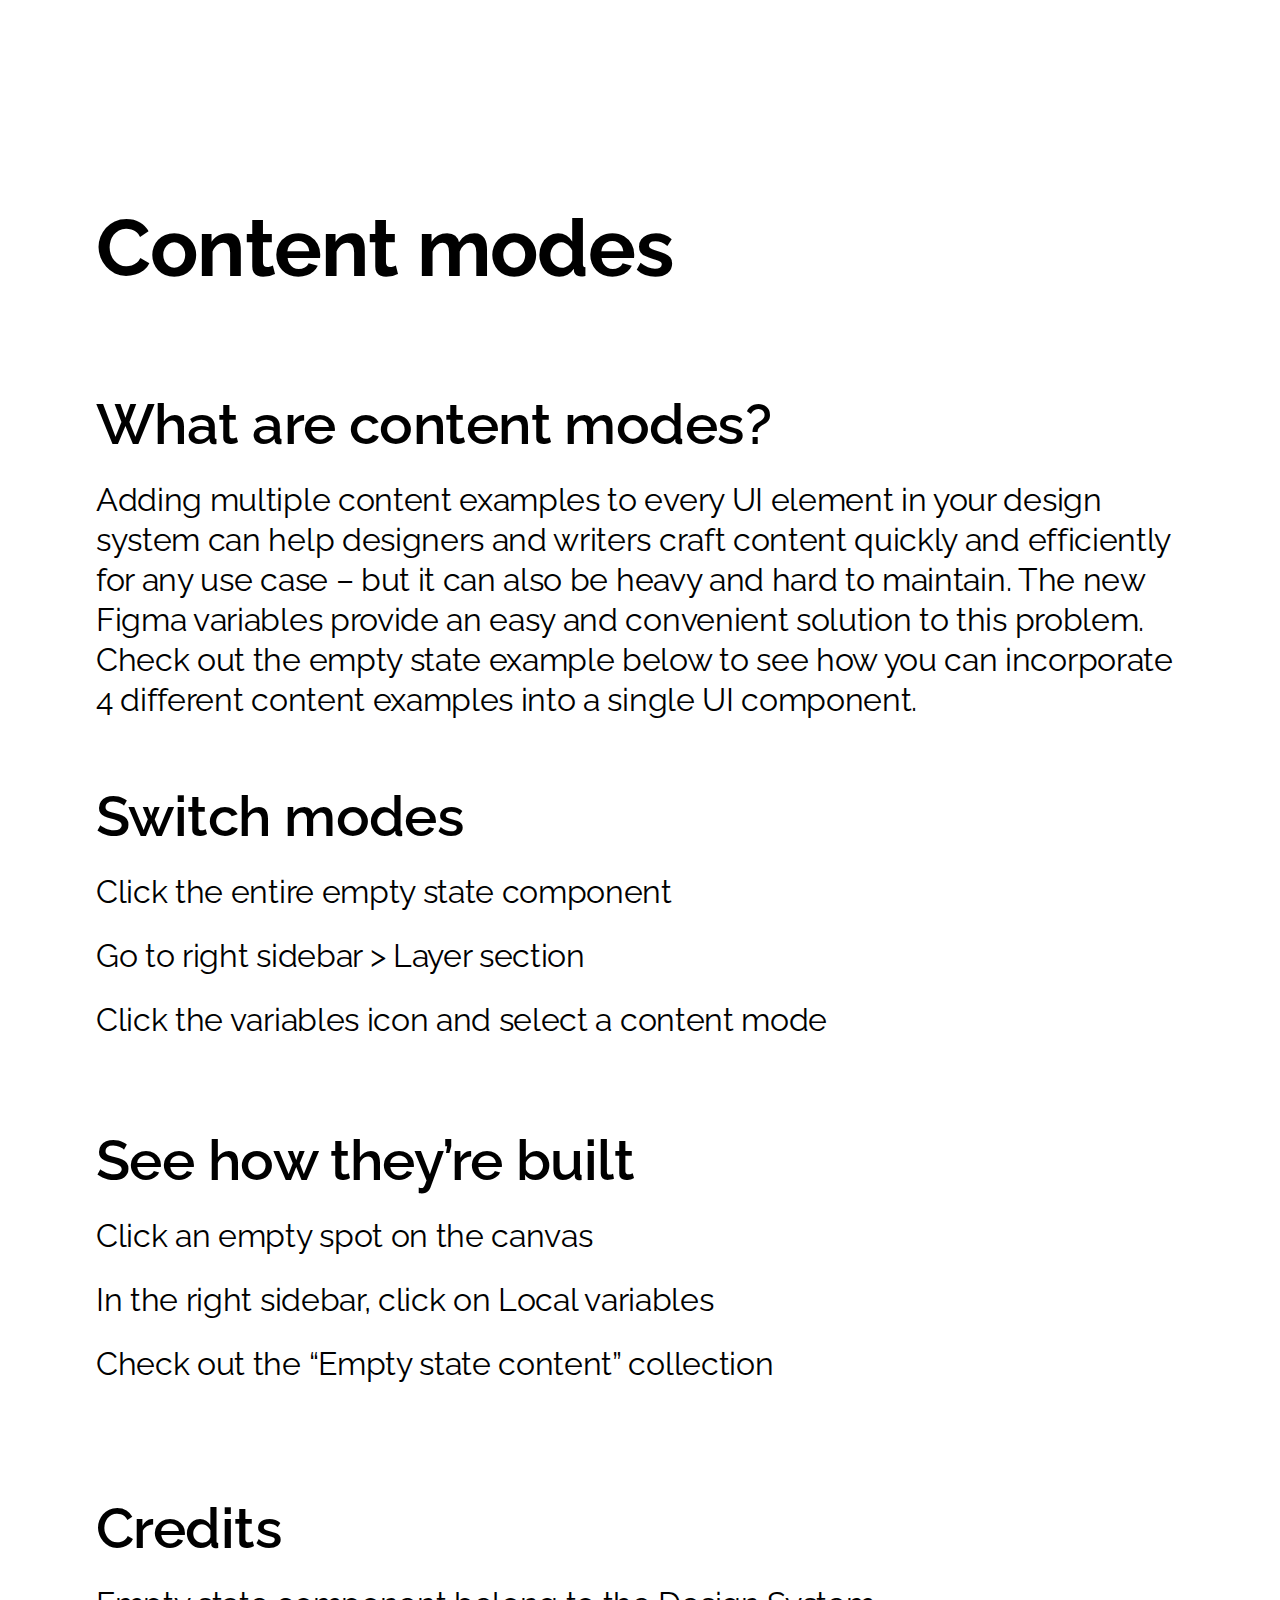
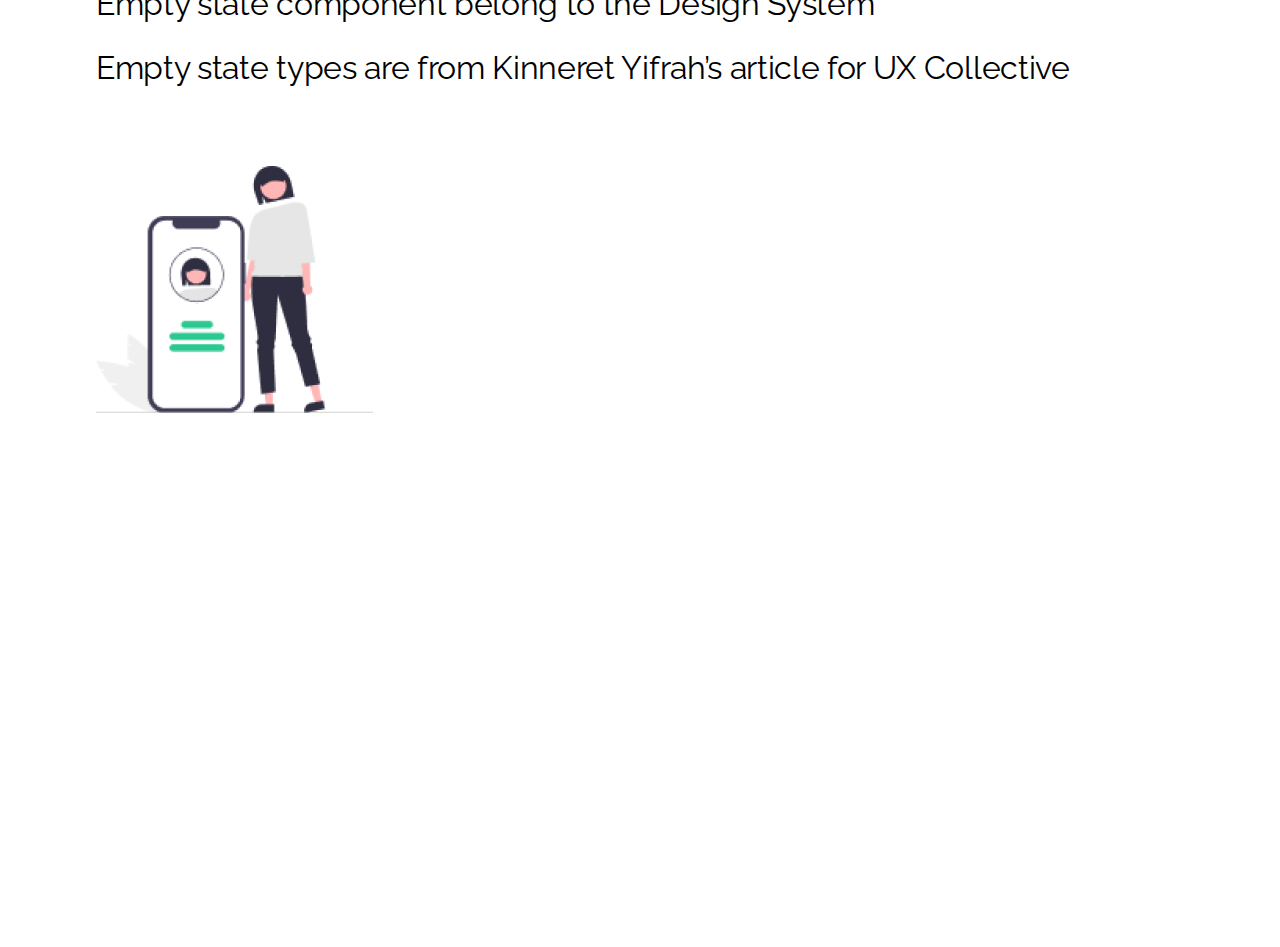
<file: 04/index.html>
<!DOCTYPE html>
<html lang="en">
<head>
    <meta charset="UTF-8">
    <meta name="viewport" content="width=device-width, initial-scale=1.0">
    <title>Document</title>
    <link rel="stylesheet" href="style.css">
    <link rel="preconnect" href="https://fonts.googleapis.com">
<link rel="preconnect" href="https://fonts.gstatic.com" crossorigin>
<link href="https://fonts.googleapis.com/css2?family=Raleway:wght@400;600;700&display=swap" rel="stylesheet">
</head>
<body>
    <div><p class="title">Content modes </p>
    <p class="item">What are content modes?</p>
     <p class="style-text">
        Adding multiple content examples to every UI element 
        in your design system can help designers and writers 
        craft content quickly and efficiently for any use 
        case – but it can also be heavy and hard to maintain.
         The new Figma variables provide an easy and 
         convenient solution to this problem. Check out the 
         empty state example below to see how you can 
         incorporate 4 different content examples into a 
         single UI component.</p></div>
    <div class="item1">
        Switch modes </div>
        <p class="style-text1">Click the entire empty state component</p>
        <p class="style-text1">Go to right sidebar > Layer section</p>
        <p class="style-text1"> Click the variables icon and select a content mode</p></div>
    <div><p class="item2">See how they’re built</p></div>
    <div><p class="style-text1">Click an empty spot on the canvas</p>
         <p class="style-text1">In the right sidebar, click on Local variables</p>
         <p class="style-text1">Check out the “Empty state content” collection</p></div>
<div><p class="item3">Credits</p></div>
<div><p class="style-text1">Empty state component belong to the Design System</p>
<p class="style-text1">Empty state types are from Kinneret Yifrah’s article for UX Collective</p></div>
<br><br><br>
<div><img src="illust1.png" alt="picture"></div>
<br><br><br><br>
<iframe width="624" height="334" src="https://www.youtube.com/embed/Hch__FAqtBI?si=NLidc5_qOfFqicgv" title="YouTube video player" frameborder="0" allow="accelerometer; autoplay; clipboard-write; encrypted-media; gyroscope; picture-in-picture; web-share" allowfullscreen></iframe>
</body>
</html>
</file>
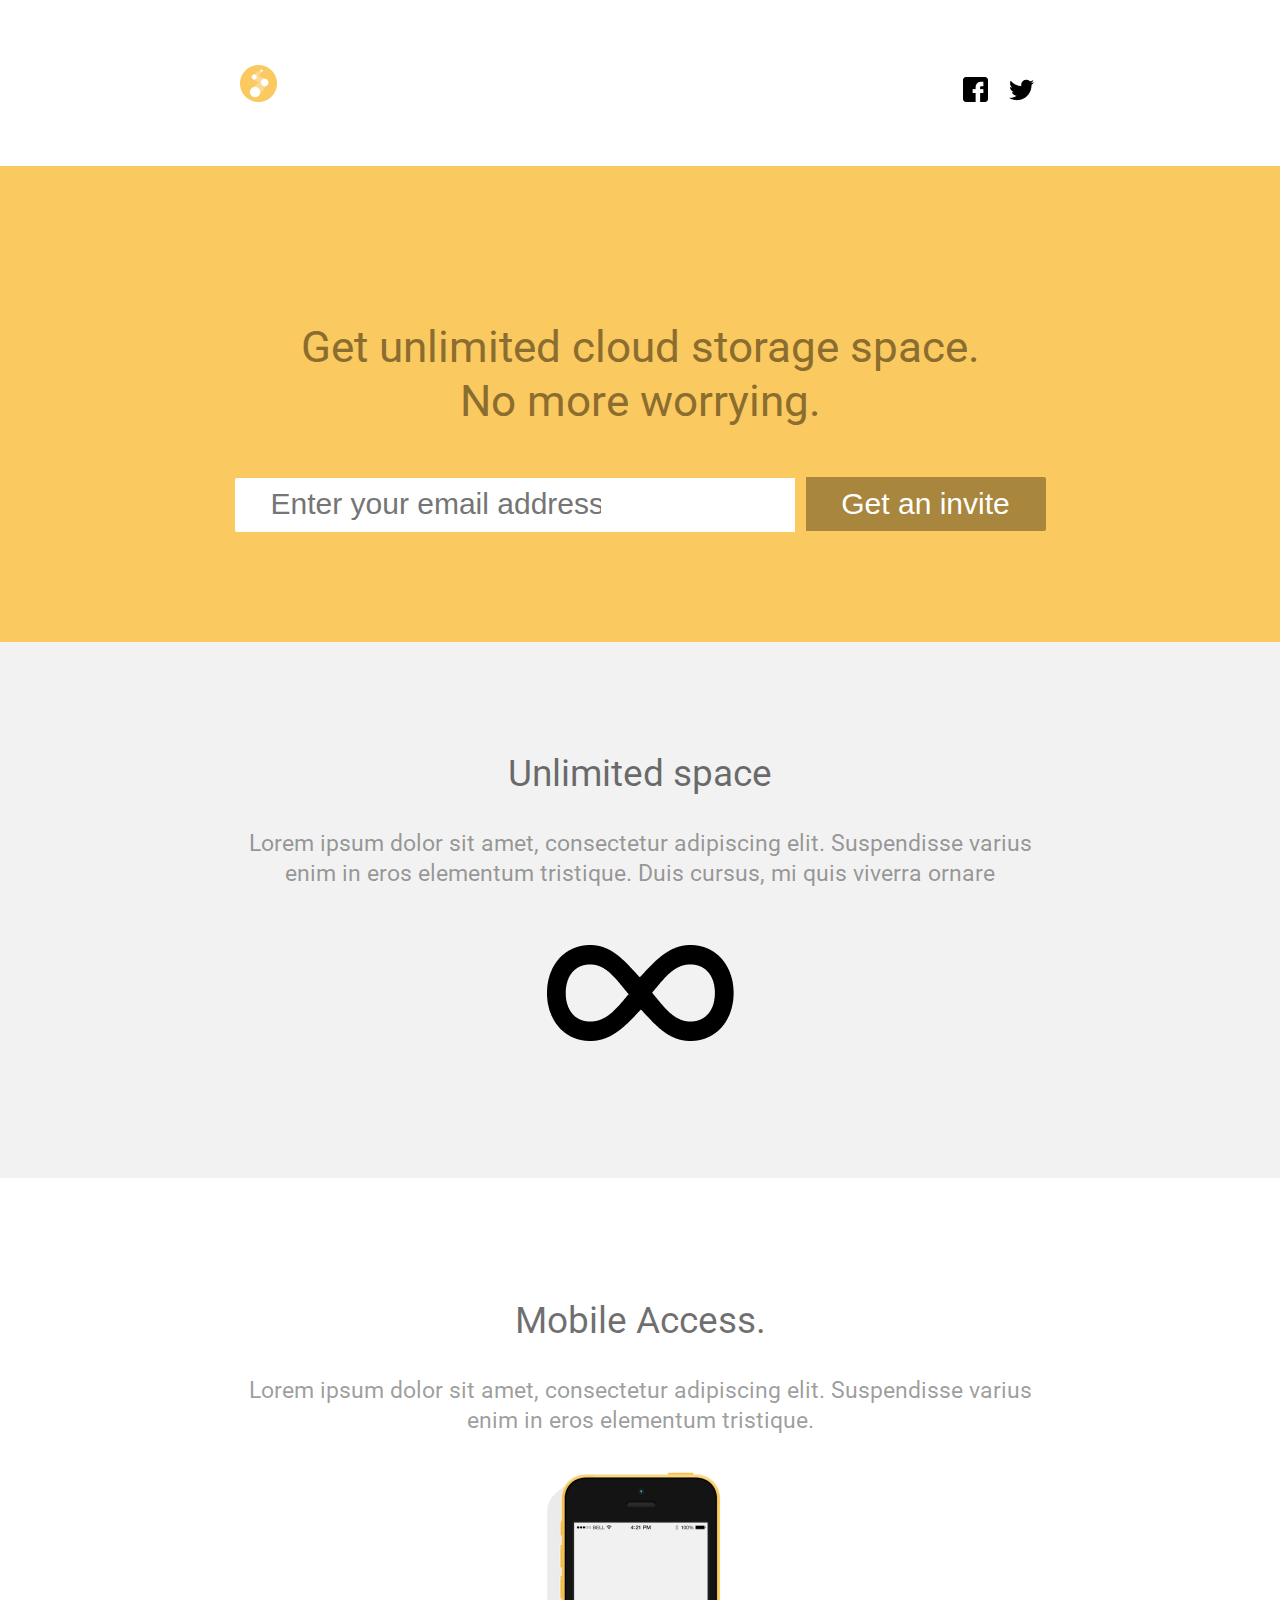
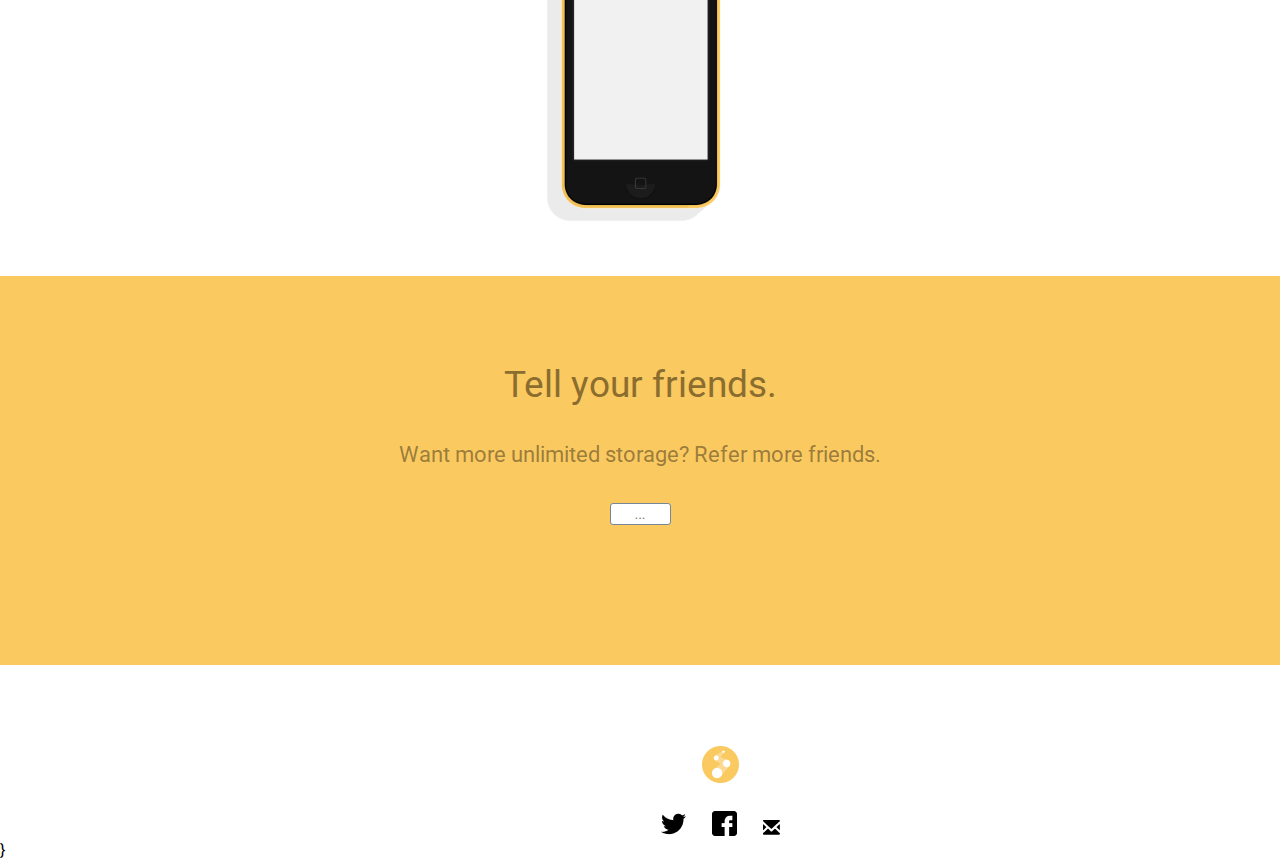
<file: 05/index.html>
<!DOCTYPE html>
<html lang="en">
<head>
    <meta charset="UTF-8">
    <meta name="viewport" content="width=device-width, initial-scale=1.0">
    <title>Document</title>
    <link rel="stylesheet" href="page.css">
    <link rel="preconnect" href="https://fonts.googleapis.com">
<link rel="preconnect" href="https://fonts.gstatic.com" crossorigin>
<link href="https://fonts.googleapis.com/css2?family=Raleway:wght@400;600;700&family=Roboto&display=swap" rel="stylesheet">
</head>
<body>
    <header class="header">
        <div class="header-container">
            <div class="logo">
             <a href="#"> <img src="imgs/Logo.png" alt="logo" width=37px
                height=37px></a>
            </div>
            <div class="social">
                <a href="#"><img src="imgs/fb-icon.png" alt="Facebook"></a>
                <a href="#"><img src="imgs/instaicon.png" alt="Twitter"></a>
            </div>
          </div>
    </header>
    <section class="main-section">
<div class="content-wrapper">
    <p> Get unlimited cloud storage space.<br>
        No more worrying.</p>
    </div>
<form action="/action-page.php">
      <input class="email" placeholder="Enter your email address" type="text">
      <button class="button">Get an invite</button>
    </form>
    </section>
    <section class="section-spase-info">
<h3 class="title-spase-info">Unlimited space</h3>
<p class="spase-info-text">Lorem ipsum dolor sit amet, consectetur adipiscing elit. 
Suspendisse varius <br> enim in eros elementum tristique. Duis 
cursus, mi quis viverra ornare</p>
<div class="img-infinity">
    <img src="imgs/IMAGE.png" alt="Infinity-sign">
</div>
</section>
<section class="section-mob-access">
    <h3 class="title-mob-access">
        Mobile Access.
    </h3>
    <p class="mob-access-text">Lorem ipsum dolor sit amet, consectetur adipiscing elit. Suspendisse varius <br>
         enim in eros elementum tristique.</p>
<div class="img-tel">
<img src="imgs/IMAGE(1).png" alt="Telephone">
</div>
</section>
<section class="section-friends">
<h3 class="title-friends">Tell your friends.</h3>
<p class="friends-text">Want more unlimited storage? Refer more friends.</p>
<form action="/action-page.php">
    <input class="friends" placeholder="..." type="text">
</form>
</section>
    <footer class="footer">
        <div class="footer-container">
        <div class="logo-footer">
            <a href="#"> <img src="imgs/Logo.png" alt="logo"></a>
           </div>
           <div class="social-footer">
            <a href="#"><img src="imgs/instaicon.png" alt="Twitter"></a>
            <a href="#"><img src="imgs/fb-icon.png" alt="Facebook"></a>
            <a href="#"><img src="imgs/IMAGE(2).png" alt="Email"></a>
        </div>
      </div>
    </footer>
</body>
</html>








}
</file>
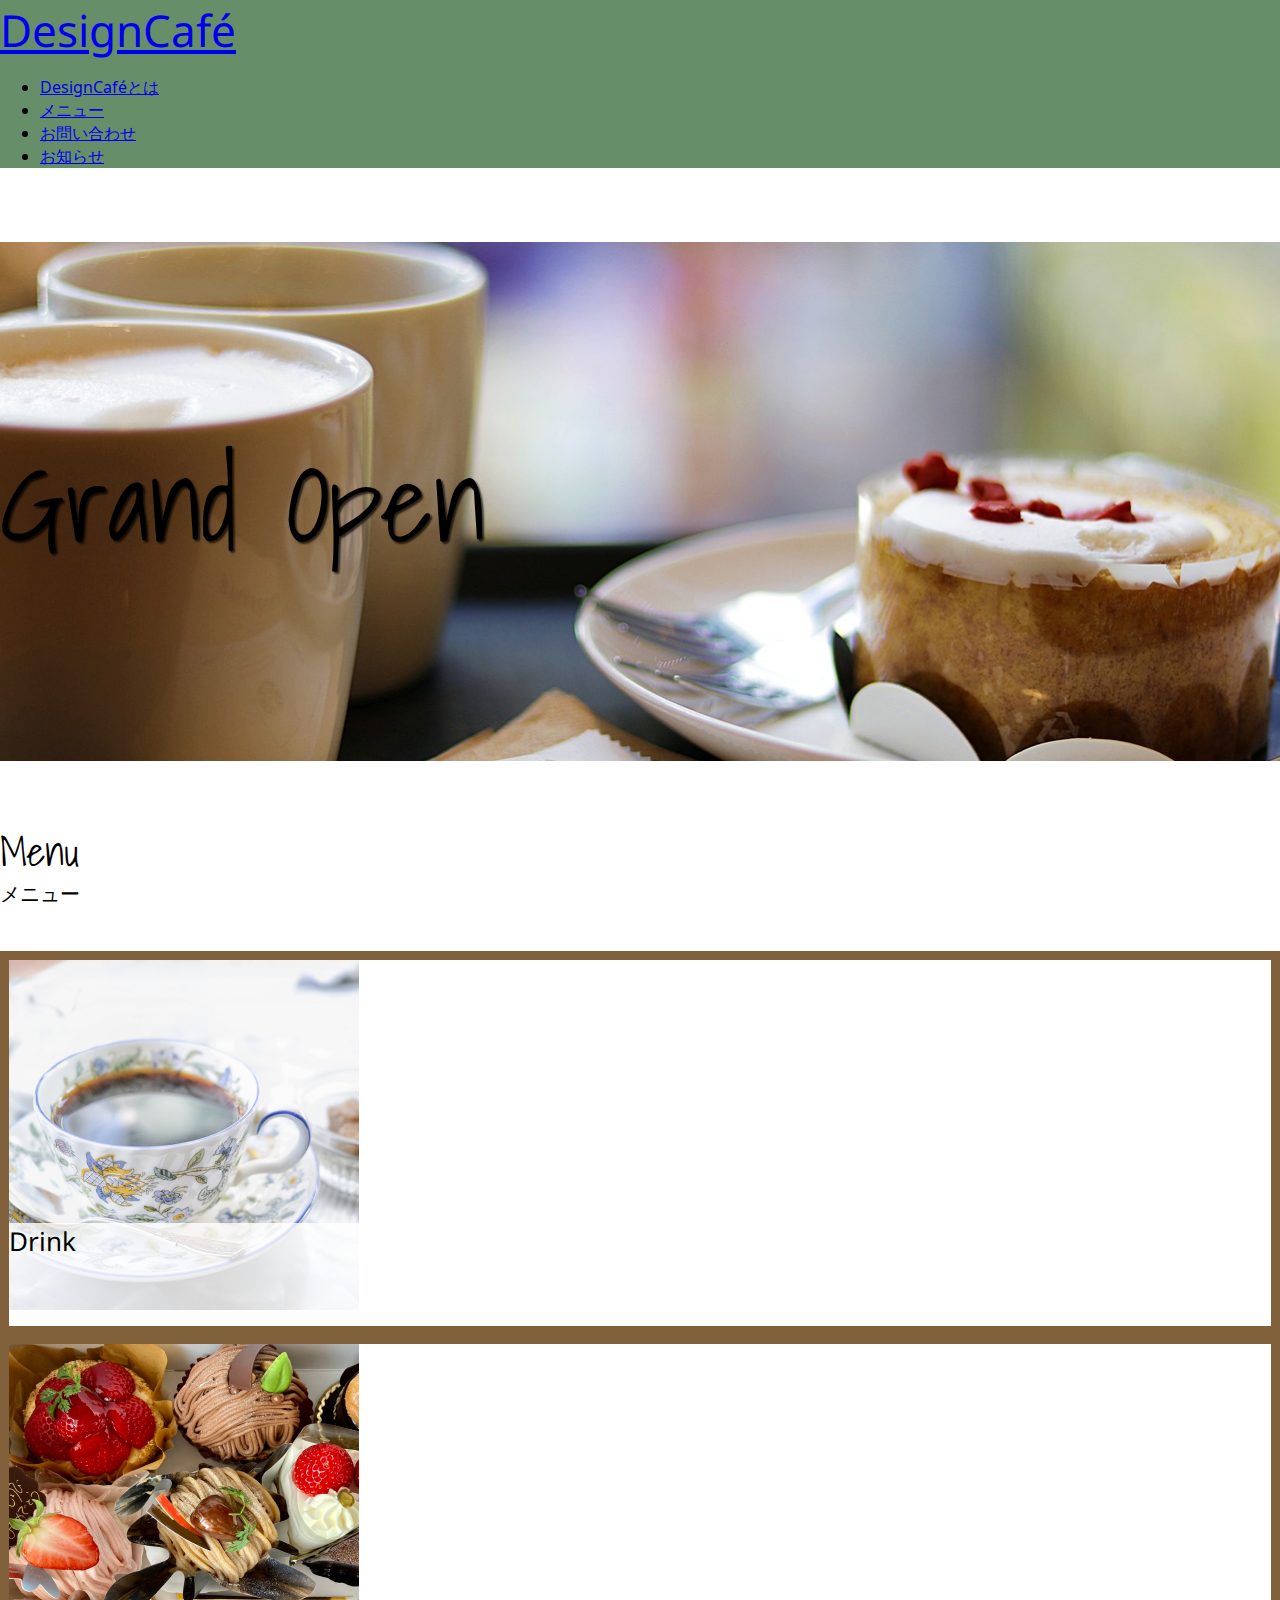
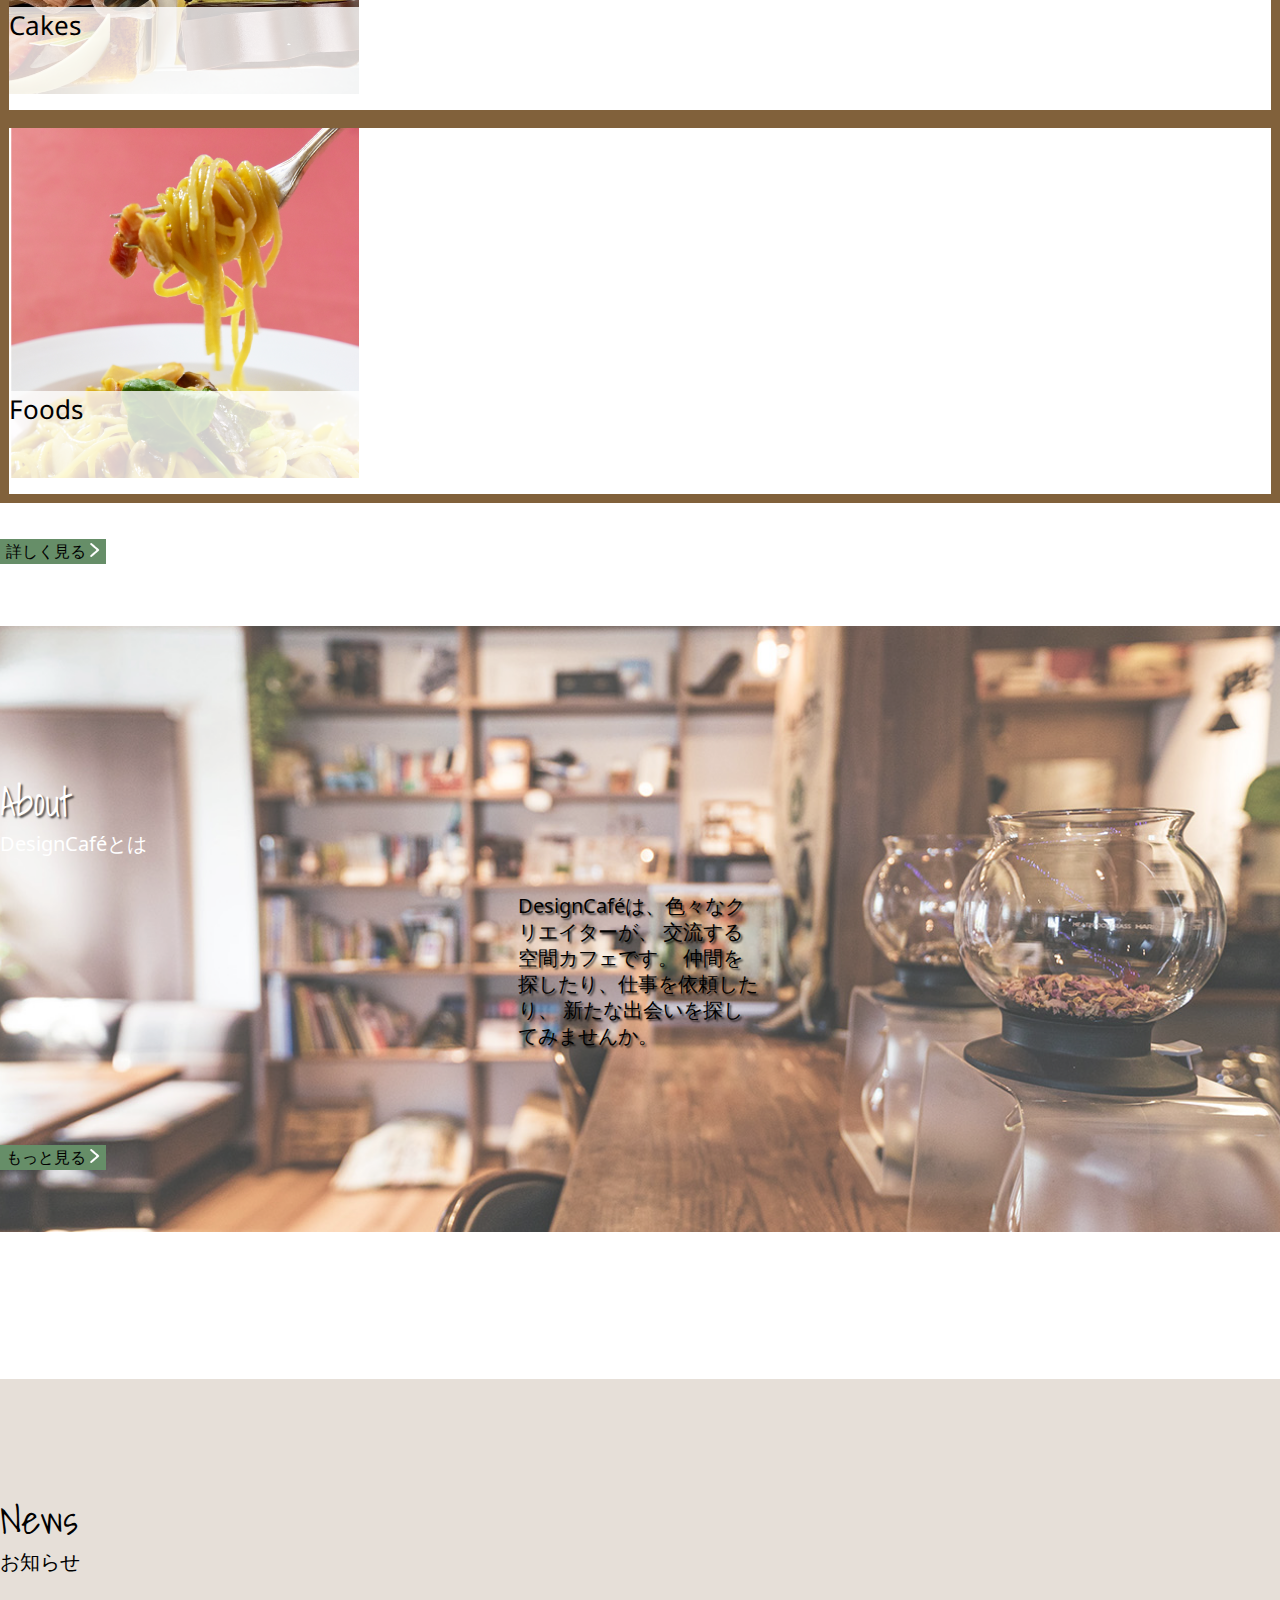
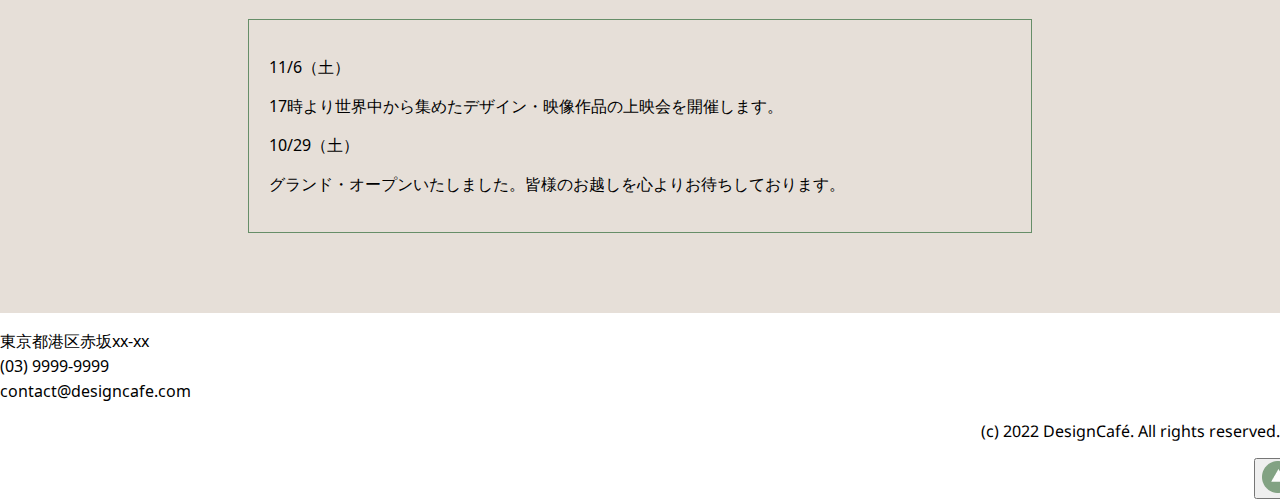
<file: Designcafe/index.html>
<!doctype html>
<html lang="en">
  <head>
    <meta charset="utf-8">
    <meta name="viewport" content="width=device-width, initial-scale=1">
    <title>DesignCafe</title>
    <link rel="preconnect" href="https://fonts.googleapis.com">
<link rel="preconnect" href="https://fonts.gstatic.com" crossorigin>
<link href="https://fonts.googleapis.com/css2?family=Noto+Sans+Georgian&family=Noto+Sans+Gothic&family=Shadows+Into+Light&display=swap" rel="stylesheet">
    <link href="https://cdn.jsdelivr.net/npm/bootstrap@5.3.2/dist/css/bootstrap.min.css" rel="stylesheet" integrity="sha384-T3c6CoIi6uLrA9TneNEoa7RxnatzjcDSCmG1MXxSR1GAsXEV/Dwwykc2MPK8M2HN" crossorigin="anonymous">
    <link rel="stylesheet" href="main.css">
  </head>
  <body>
    <header class="py-3">
        <div class="container-lg d-flex flex-wrap justify-content-center header-inside">
        <a href="/" class="d-flex align-items-center mb-3 mb-md-0 me-md-auto link-body-emphasis text-decoration-none align-items-center logo">
          <span class="text-light">DesignCafé</span>
        </a>
        <ul class="nav align-items-center list">
          <li class="nav-item"><a href="#" class="nav text-decoration-none text-light" aria-current="page">DesignCaféとは</a></li>
          <li class="nav-item"><a href="#" class="nav text-decoration-none text-light ms-3">メニュー</a></li>
          <li class="nav-item"><a href="#" class="nav text-decoration-none text-light ms-3">お問い合わせ</a></li>
          <li class="nav-item"><a href="#" class="nav text-decoration-none text-light ms-3">お知らせ</a></li>
            <span class="navbar-toggler-icon"></span>
          </button>
        </div>
        </ul>
      </header>
      <section class="cover">
<h1 class="title text-center text-light">Grand Open</h1>
      </section>
      <section>
        <div class="container-lg">
<h3 class="text-center dark-text mt-5 mb-4 menu">Menu <br>
    <span class="menu-jap">メニュー</span></h3>
        
        <div class="flex-row d-flex justify-content-center gap-3">
          <div class="overflow-hidden rounded-circle pic text-center  col-xxl-4 col-xl-4 col-lg-4 col-md-12 col-sm-12  ">
           <img class="text-center w-100" src="images/drinks 1.png" alt="image"><div class="name-elements text-center text-dark ">Drink</div></div>
            <div class="text-center col-xxl-4 col-xl-4 col-lg-4 rounded-circle col-md-12 col-sm-12 pic overflow-hidden"><img class="text-center" src="images/drinks 1(1).png" alt="image"><div class="name-elements text-center text-dark">Cakes</div></div>
            <div class="text-center col-xxl-4 col-xl-4 col-lg-4 col-md-12 col-sm-12 rounded-circle pic overflow-hidden"><img class=" text-center" src="images/drinks 1(2).png" alt="image"><div class="name-elements text-center text-dark">Foods</div></div>
          </div>

          <div class="d-flex justify-content-center"><button class="rounded-pill button py-2 px-4 text-center text-light">詳しく見る <img class="ms-2 mb-1 " src="images/Vector(1).png" alt="arrow"></button></div>

        </div>
        </div>
      </section>
      <section class="info-block d-flex flex-column justify-content-center text-center">
        <p class="about-logo"><span class="about">About</span> <br> DesignCaféとは</p>
        <p class="info text-light">DesignCaféは、色々なクリエイターが、
          交流する空間カフェです。
          仲間を探したり、仕事を依頼したり、
          新たな出会いを探してみませんか。</p>
          <div class="info-btn"><button class="rounded-pill button py-2 px-4 text-light">もっと見る <img class="ms-2 mb-1 " src="images/Vector(1).png" alt="arrow"></button></div>
      </section>
      <section class="news-block">
        <h3 class="text-center text-dark mb-4 news">News<br>
          <span class="news-jap text-dark text-center">お知らせ</span></h3>
          <div class="dates bg-white text-dark">
            <div class="d-flex f-date">
            <p>11/6（土）</p><p>17時より世界中から集めたデザイン・映像作品の上映会を開催します。</p></div>
            <div class="d-flex l-date">
              <p>10/29（土）</p><p>グランド・オープンいたしました。皆様のお越しを心よりお待ちしております。</p></div>
          </div>
      </section>
      <footer class="bg-black text-white p-3 overflow-hidden">
        <div class="container-lg  d-flex justify-content-between footer">
          <p class="contacts">東京都港区赤坂xx-xx <br>
            (03) 9999-9999 <br>
            contact@designcafe.com</p>
            <p class="rights">(c) 2022 DesignCafé. All rights reserved.</p>
        </div>
        <div class="f-btn"><button class=" bg-black border-0"><img src="images/button.png" alt="button"></button></div>

      </footer>
  </body>
</html>
</file>
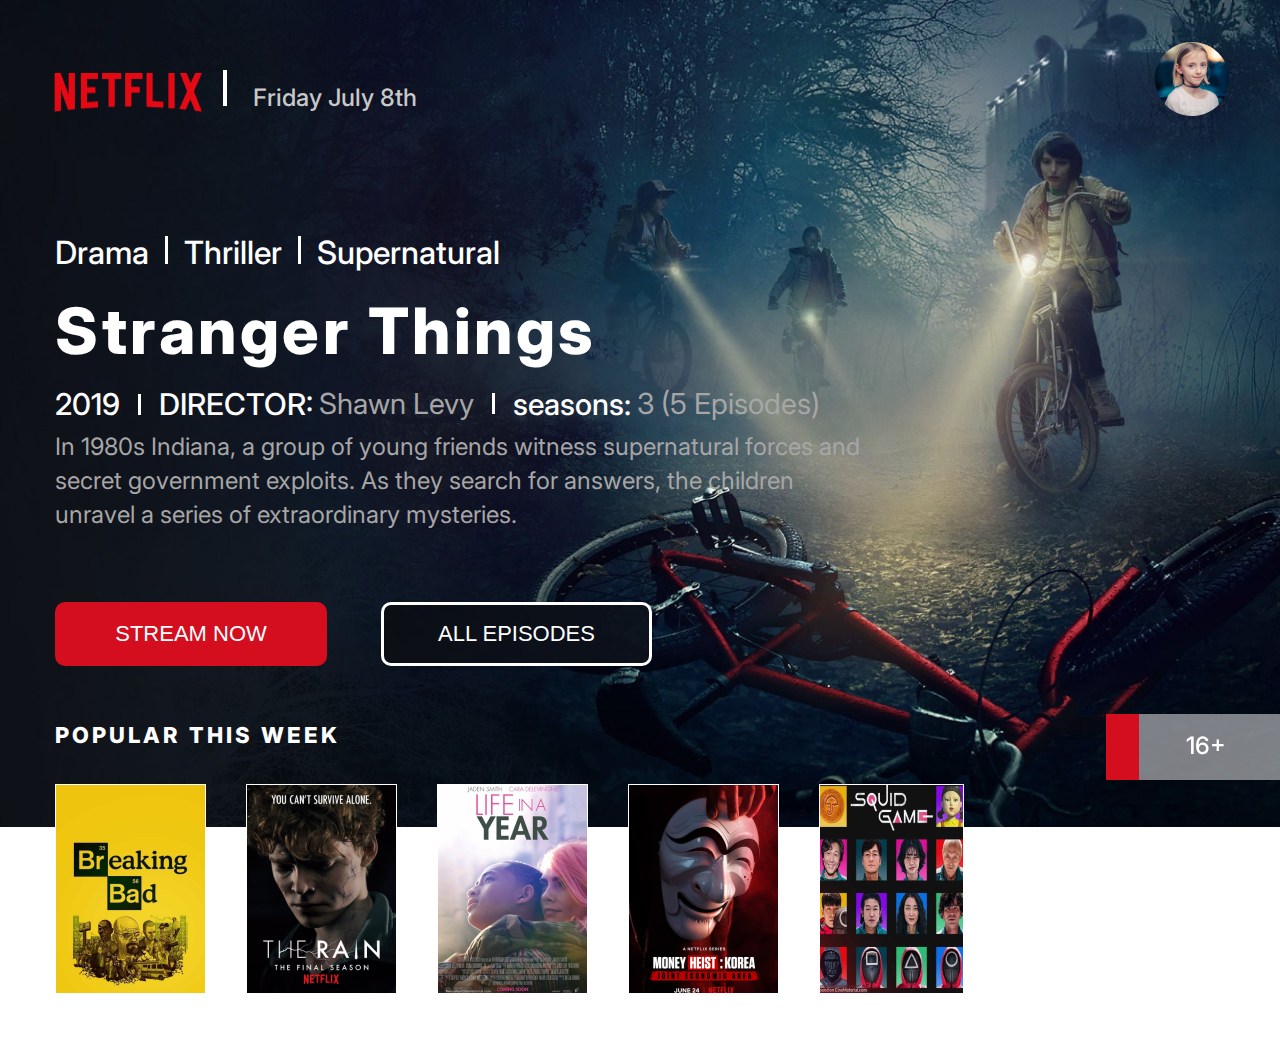
<file: hw-06.12/index.html>
<!DOCTYPE html>
<html lang="en">
<head>
    <meta charset="UTF-8">
    <meta name="viewport" content="width=device-width, initial-scale=1.0">
    <title>Netflix_Homepage</title>
    <link rel="stylesheet" href="reset.css">
    <link rel="preconnect" href="https://fonts.googleapis.com">
<link rel="preconnect" href="https://fonts.gstatic.com" crossorigin>
<link href="https://fonts.googleapis.com/css2?family=Inter:wght@400;500;800&family=Raleway:wght@400;600;700&family=Roboto&display=swap" rel="stylesheet">
<link rel="stylesheet" href="https://cdnjs.cloudflare.com/ajax/libs/font-awesome/6.5.1/css/all.min.css" integrity="sha512-DTOQO9RWCH3ppGqcWaEA1BIZOC6xxalwEsw9c2QQeAIftl+Vegovlnee1c9QX4TctnWMn13TZye+giMm8e2LwA==" crossorigin="anonymous" referrerpolicy="no-referrer" />
<link rel="stylesheet" href="style.css">
</head>
<body>
    <header class="header">
   <div class="logo-container">
    <img src="images/netflix-logo-png-2562 1.png" alt="Netflix" width="156px";
    height="48.326px">
      <p class="data">Friday July 8th</p>
    </div>
<div class="search-container">
    <div class="search"><i class="fa-solid fa-magnifying-glass"></i></div>
<img src="images/Ellipse2.png" alt="Avatar" width="74px" height="74px">
</div>
    </header>
<section class="genres">
<a class="drama" href="#">Drama</a>
<a class="thriller" href="#">Thriller</a>
<a class="supernatural" href="#">Supernatural</a>
</section>
<h1 class="title">Stranger Things</h1>
<section class="info">
    <p class="year">2019</p>
    <p class="director">DIRECTOR:</p>
    <p class="name">Shawn Levy</p>
    <p class="seasons"> seasons:</p>
    <p class="episodes">3 (5 Episodes)</p>
</section>
<p class="description">In 1980s Indiana, a group of young friends witness supernatural forces and <br> secret government exploits. As they search for answers, the children <br> unravel a series of extraordinary mysteries.</p>
<section class="raiting">
    <div class="y-stars">
        <i class="fa-solid fa-star"></i>
    <i class="fa-solid fa-star"></i>
    <i class="fa-solid fa-star"></i></div>
<div class="e-stars">
    <i class="fa-regular fa-star"></i>
    <i class="fa-regular fa-star"></i></div></section>
    <section class="buttons">
<button class="f-button"> STREAM NOW <span class="icon-play"><i class="fa-solid fa-circle-play"> </i> </span></button>
<button class="l-button">ALL EPISODES</button>
    </section>
<section class="popular">
<p class="text">POPULAR THIS WEEK</p>
<div class="arrow">
<div class="f-arrow"><i class="fa-solid fa-circle-chevron-left"></i></div>
<div class="l-arrow"><i class="fa-solid fa-circle-chevron-right"></i></div>
</div>
</section>
<section class="movies">
<img src="images/Rectangle6.png" alt="movie">
<img src="images/Rectangle7.png" alt="movie">
<img src="images/Rectangle8.png" alt="movie">
<img src="images/Rectangle9.png" alt="movie">
<img src="images/Rectangle11.png" alt="movie">
</section>
<div class="age-f">16+</div>
<div class="age-l"></div>
</body>
</html>
</file>
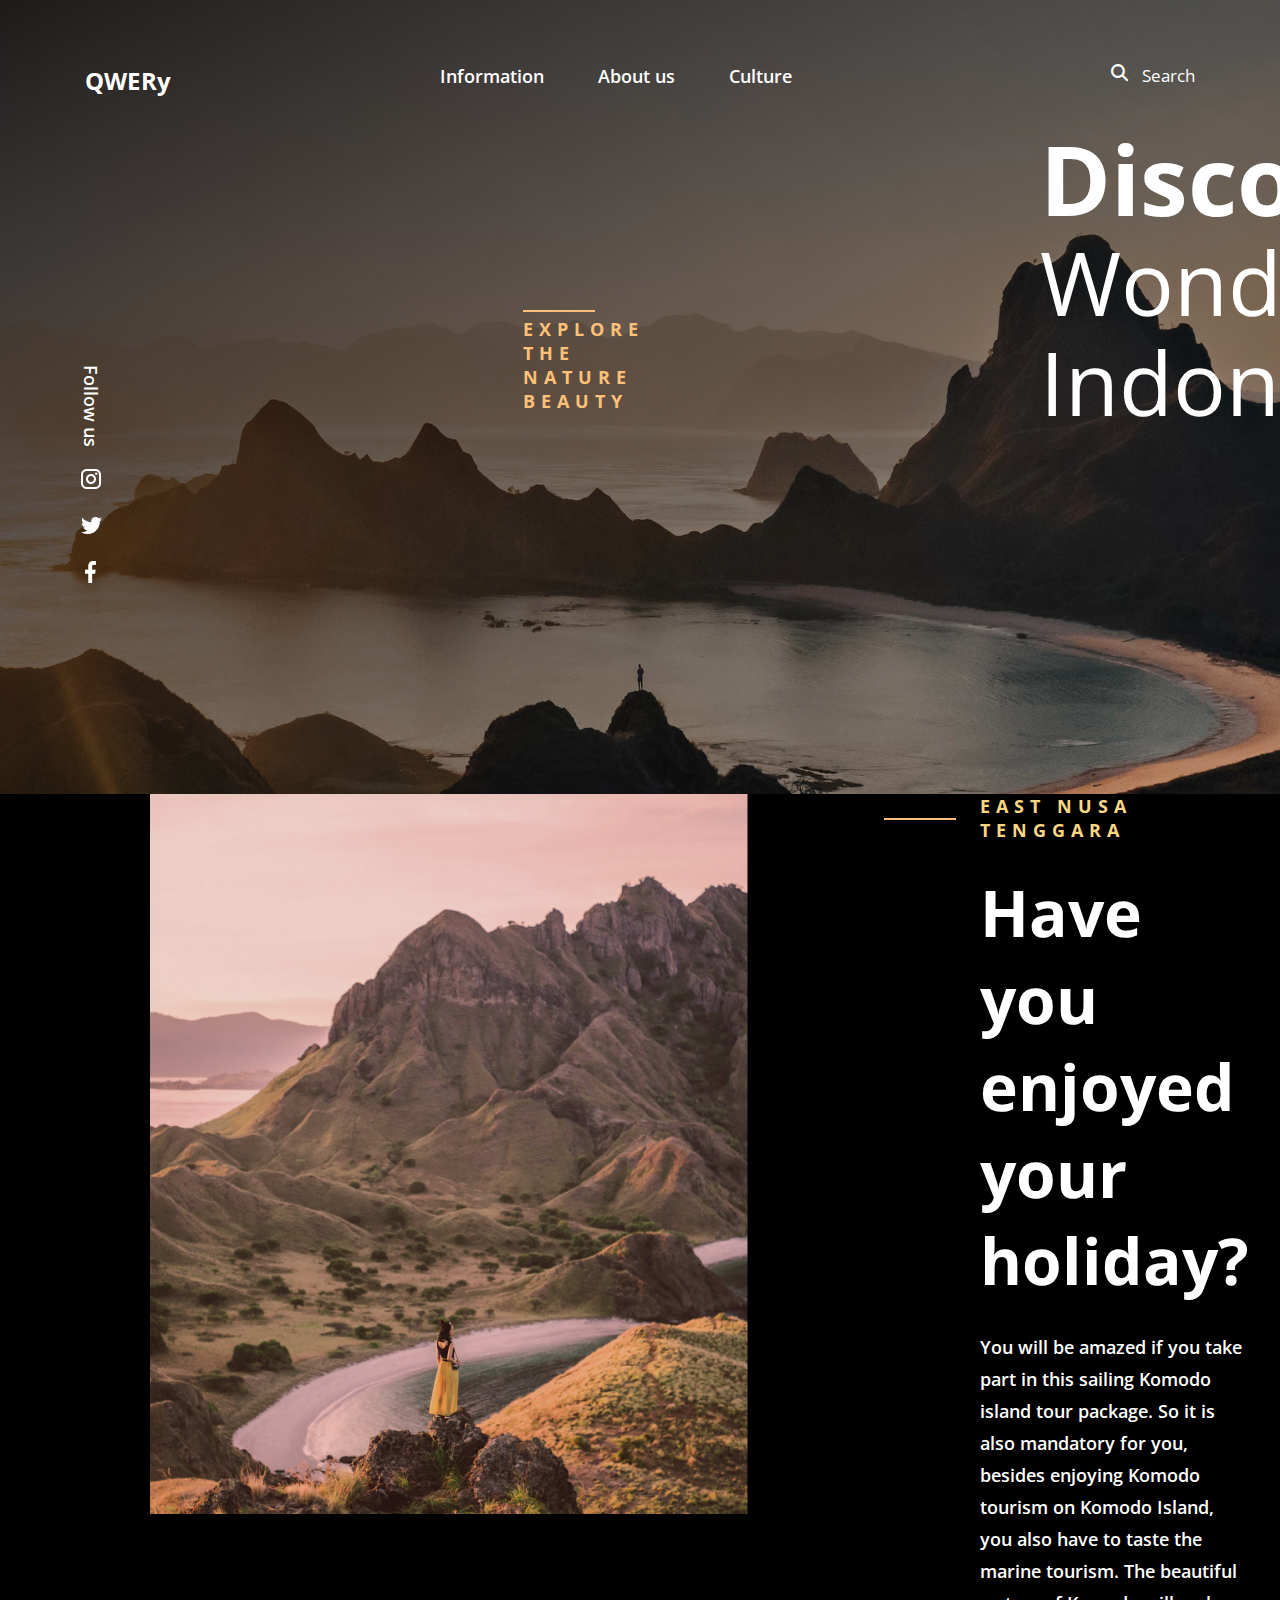
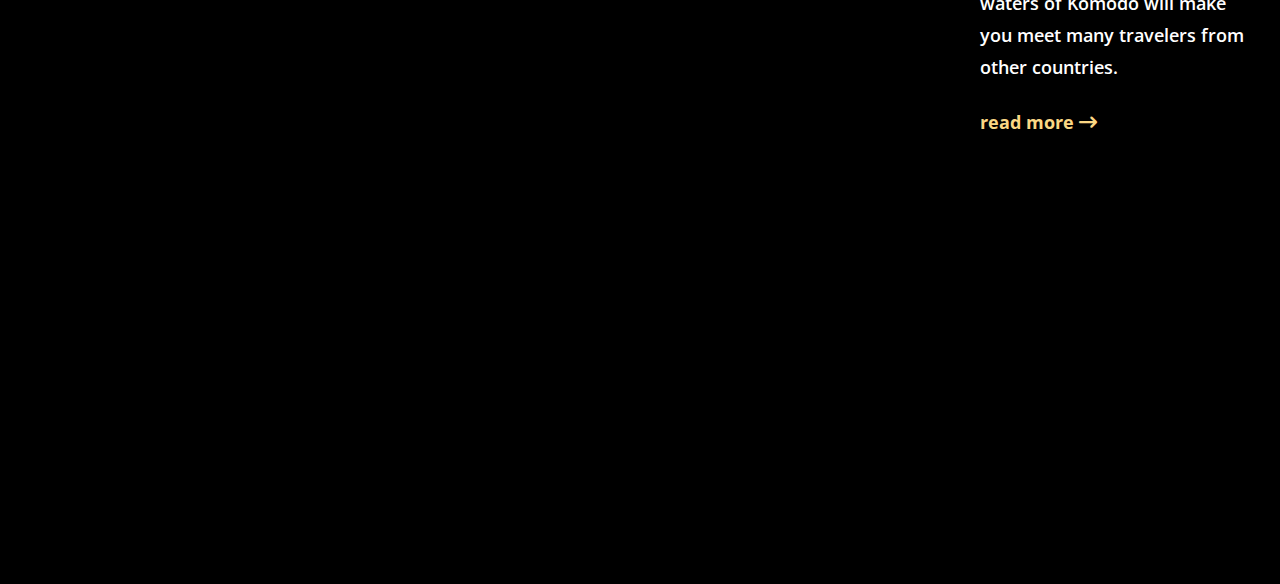
<file: Indodesia/index.html>
<!DOCTYPE html>
<html lang="en">
<head>
    <meta charset="UTF-8">
    <meta name="viewport" content="width=device-width, initial-scale=1.0">
    <title>Discover Indonesia</title>
  <link rel="stylesheet" href="https://cdnjs.cloudflare.com/ajax/libs/font-awesome/6.5.1/css/all.min.css">
    <link rel="preconnect" href="https://fonts.googleapis.com">
<link rel="preconnect" href="https://fonts.gstatic.com" crossorigin>
<link href="https://fonts.googleapis.com/css2?family=Open+Sans:wght@400;600;700&display=swap" rel="stylesheet">
<link rel="stylesheet" href="reset.css">
<link rel="stylesheet" href="style.css">
</head>
<body>
<header class="header">
    <div class="query">QWERy</div>
    <div class="header-info">
 <a href="#">Information</a>
<a href="#">About us</a>
<a href="#">Culture</a>
    </div>
    <div class="search">
        <div class="img-search"><i class="fa-solid fa-magnifying-glass"></i></div>
        <p>Search</p>
    </div>
</header>
<section class="cover">
    <div class="social-cover">
<p class="social-text">Follow us</p>
<a href="#"><img src="images/instagram.png" alt="instagram"></a>
<a href="#"><img src="images/twitter.png" alt="twitter"></a>
<a href="#"><img src="images/Facebook.png" alt="facebook"></a>
    </div>
    <div class="main-cover">
        <p class="top-title">explore the Nature Beauty</p>
        <p class="main-title"><span class="span">Discover</span> <br> Wonderful Indonesia</p>
    </div>
    <div class="center-text">
    <p>Scroll down <i class="fa-solid fa-arrow-down"></i></p>
</div>
</section>
<section class="info-1">
<img src="images/image1.png" alt="picture" width= "598px"
height= "720px">
<div class="section-1">
<p class="info-top-1">EAST nUSA TENGGARA</p>
<p class="info-title-1">Have you enjoyed your holiday?</p>
<p class="info-text-1">You will be amazed if you take part in this sailing Komodo island tour package. So it is also mandatory for you, besides enjoying Komodo tourism on Komodo Island, you also have to taste the marine tourism.  The beautiful waters of Komodo will make you meet many travelers from other countries.</p>
<a class="info-next" href="#">read more <i class="fa-solid fa-arrow-right-long"></i></a>
</div>
</section>
<section class="info-2">

</section>    
</body>
</html>
</file>
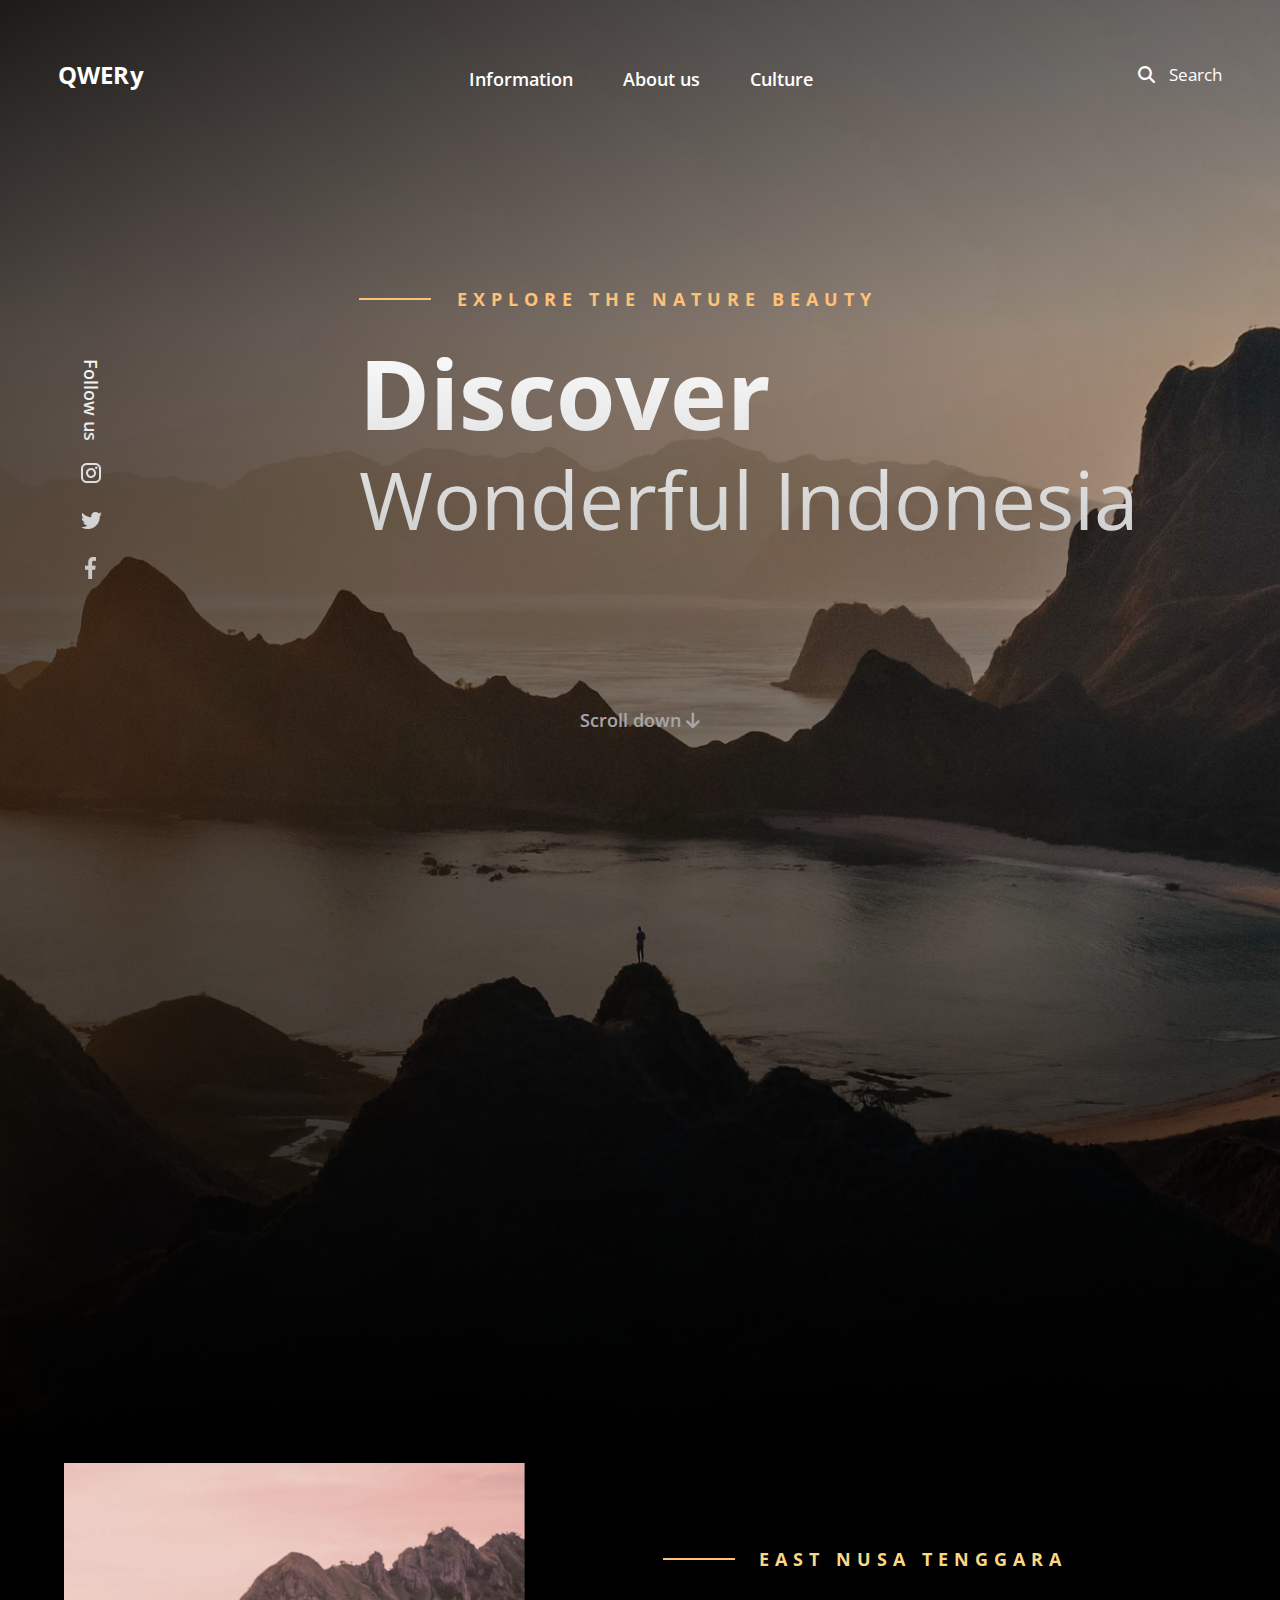
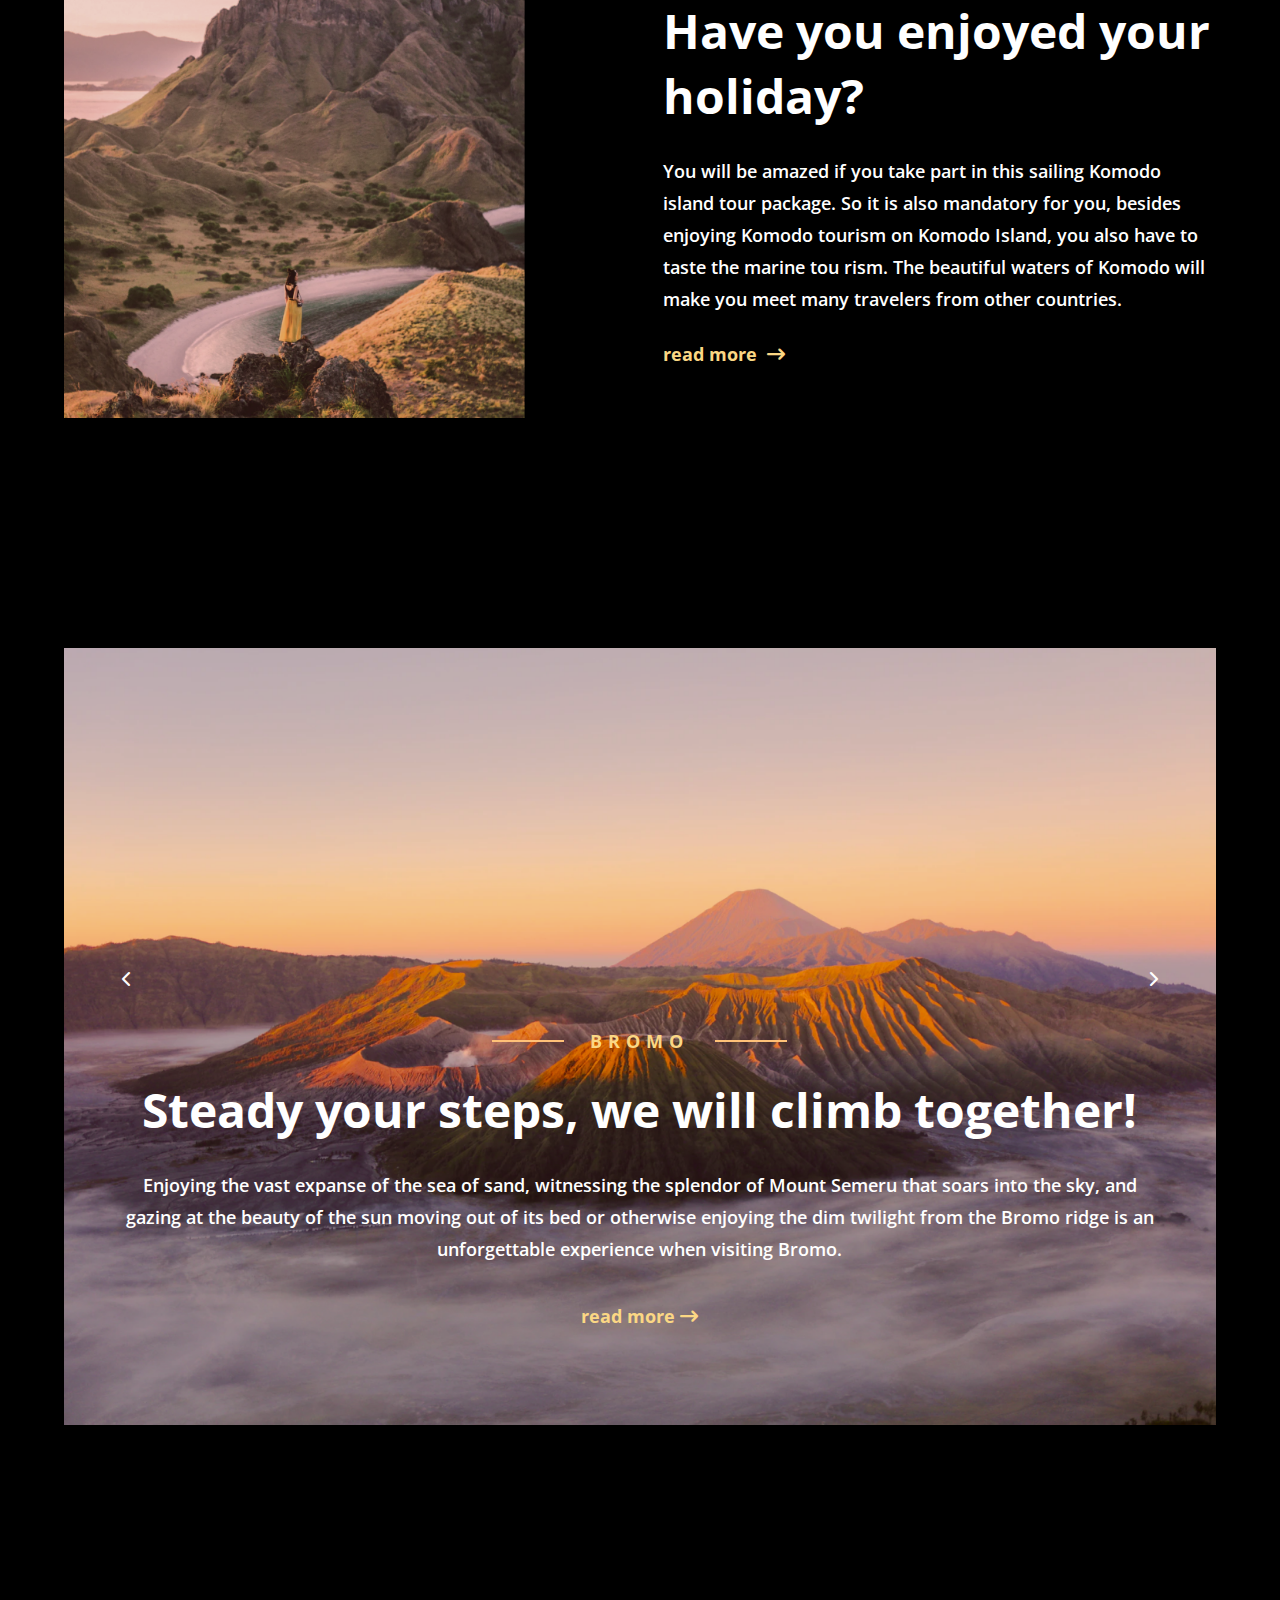
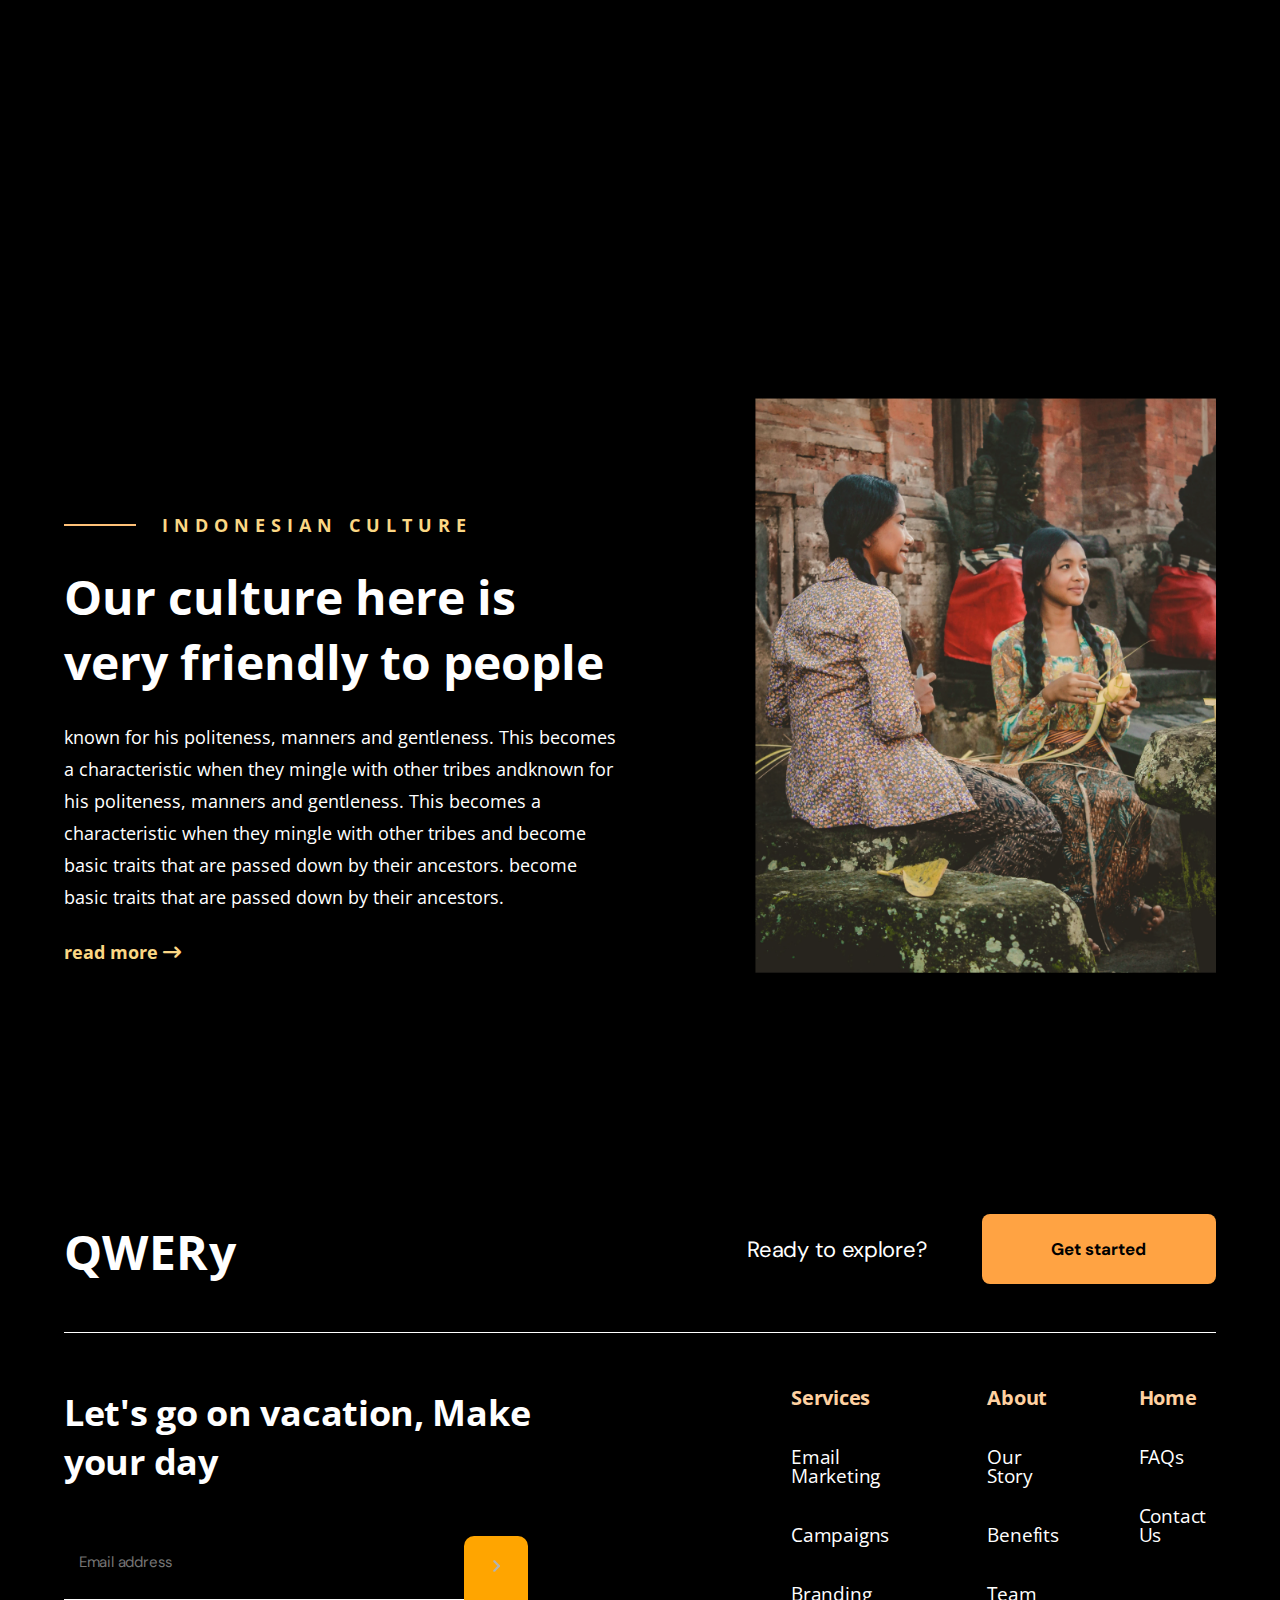
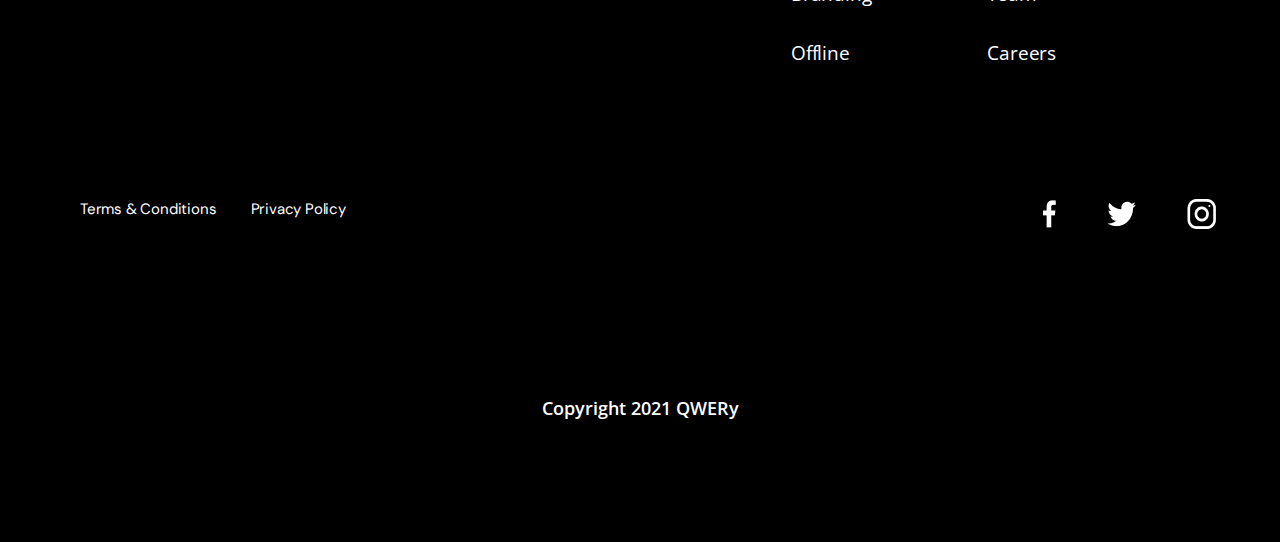
<file: Indonesia page/index.html>
<!DOCTYPE html>
<html lang="en">
<head>
    <meta charset="UTF-8">
    <meta name="viewport" content="width=device-width, initial-scale=1.0">
    <title>Discover Indonesia</title>
  <link rel="stylesheet" href="https://cdnjs.cloudflare.com/ajax/libs/font-awesome/6.5.1/css/all.min.css">
  <link rel="preconnect" href="https://fonts.googleapis.com">
<link rel="preconnect" href="https://fonts.gstatic.com" crossorigin>
<link href="https://fonts.googleapis.com/css2?family=DM+Sans:opsz,wght@9..40,400;9..40,700&family=Open+Sans:wght@400;600;700&display=swap" rel="stylesheet">
<link rel="stylesheet" href="reset.css">
<link rel="stylesheet" href="style.css">
</head>
<body>
    <section class="cover-container">
<header class="header">
    <div class="qwery">QWERy</div>
    <div class="header-info">
 <a href="#">Information</a>
<a href="#">About us</a>
<a href="#">Culture</a>
    </div>
    <div class="search">
        <div class="img-search"><i class="fa-solid fa-magnifying-glass"></i></div>
        <p>Search</p>
    </div>
</header>
<div class="cover-section">
<div class="cover">
    <div class="social-cover">
        <p class="social-text">Follow us</p>
        <a href="#"><img src="images/instagram.png" alt="instagram"></a>
        <a href="#"><img src="images/twitter.png" alt="twitter"></a>
        <a href="#"><img src="images/Facebook.png" alt="facebook"></a>
            </div>
    <div class="main-cover">
    <p class="top-title">explore the Nature Beauty</p>
    <p class="main-title"><span class="bold-word">Discover</span> <br> Wonderful Indonesia</p>
</div></div>
<p class="center-text">Scroll down  <i class="fa-solid fa-arrow-down"></i></p>
</div>
</section>
<main>
    <section class="info-1">
        <img class="info-img-1" src="images/image1.png" alt="picture">
        <div class="section-1">
        <p class="info-top-1">EAST nUSA TENGGARA</p>
        <p class="info-title-1">Have you enjoyed your holiday?</p>
        <p class="info-text-1">You will be amazed if you take part in this sailing Komodo island tour package. So it is also mandatory for you, besides enjoying Komodo tourism on Komodo Island, you also have to taste the marine tou rism.  The beautiful waters of Komodo will make you meet many travelers from other countries.</p>
        <a class="info-next" href="#">read more <span class="more"><i class="fa-solid fa-arrow-right-long"></i></span></a>
        </div>
        </section>
        <section class="info-2">
            <img class="info-2-img" src="images/image2.png" alt="img">
            <div class="content-inside">
                <div class="arrows">
                <div class="arrow"><i class="fa-solid fa-chevron-left"></i></div>
                <div class="arrow"><i class="fa-solid fa-chevron-right"></i></div></div>
                <p class="info-top-2">Bromo</p>
                <h1 class="info-title-2">Steady your steps, we will climb together!</h1>
                <p class="info-text-2">Enjoying the vast expanse of the sea of ​​​​sand, witnessing the splendor of Mount Semeru that soars into the sky, and gazing at the beauty of the sun moving out of its bed or otherwise enjoying the dim twilight from the Bromo ridge is an unforgettable experience when visiting Bromo.</p>
                <a class="info-next" href="#">read more <div class="more"><i class="fa-solid fa-arrow-right-long"></i></div></a>
        </div>
        </section>
        <section class="info-3">
<img class="info-img-3" src="images/01.png" alt="image">
<p class="info-top-3">INDONESIAN CULTURE</p>
<h1 class="info-title-3">Our culture here is very friendly to people</h1>
<p class="info-text-3">known for his politeness, manners and gentleness. This becomes a characteristic when they mingle with other tribes andknown for his politeness, manners and gentleness. This becomes a characteristic when they mingle with other tribes and become basic traits that are passed down by their ancestors. become basic traits that are passed down by their ancestors.</p>
<a class="info-next" href="#">read more <div class="more"><i class="fa-solid fa-arrow-right-long"></i></div></a>
        </section>
        <section class="button">
<div class="left-container"><p>QWERy</p></div>
<div class="right-container"><p class="question">Ready to explore?</p>
<button>Get started</button></div>
        </section>
    </main>
        <footer>
            <div class="top-footer">
            <div class=check-in>
<p class="f-text">Let's go on vacation, Make your day</p>
<form class="input" action="#">
    <input class="email" placeholder="Email address" type="text">
    <button class="button-email"><img src="images/arrow.png" alt="arrow"></button>
  </form> </div>
  <div class="navigation">
    <div class="column">
    <p class="column-title">Services</p>
    <a href="#">Email Marketing</a>
    <a href="#">Campaigns</a>
    <a href="#">Branding</a>
    <a href="#">Offline</a>
</div>
    <div class="column">
    <p class="column-title">About</p>
    <a href="#">Our Story</a>
    <a href="#">Benefits</a>
    <a href="#">Team</a>
    <a href="#">Careers</a>
</div>
<div class="column">
    <p class="column-title">Home</p>
    <a href="#">FAQs</a>
    <a href="#">Contact Us</a>
</div>
  </div>
</div>
<div class="bottom-footer">
    <div class="footer-info">
<a href="#">Terms & Conditions</a>
<a href="#">Privacy Policy</a>
</div>
<a href="#"><img src="images/Social.png" alt="social"></a>
</div>
<p class="copyright">Copyright 2021 QWERy</p>
        </footer>
</body>
</html>
</file>
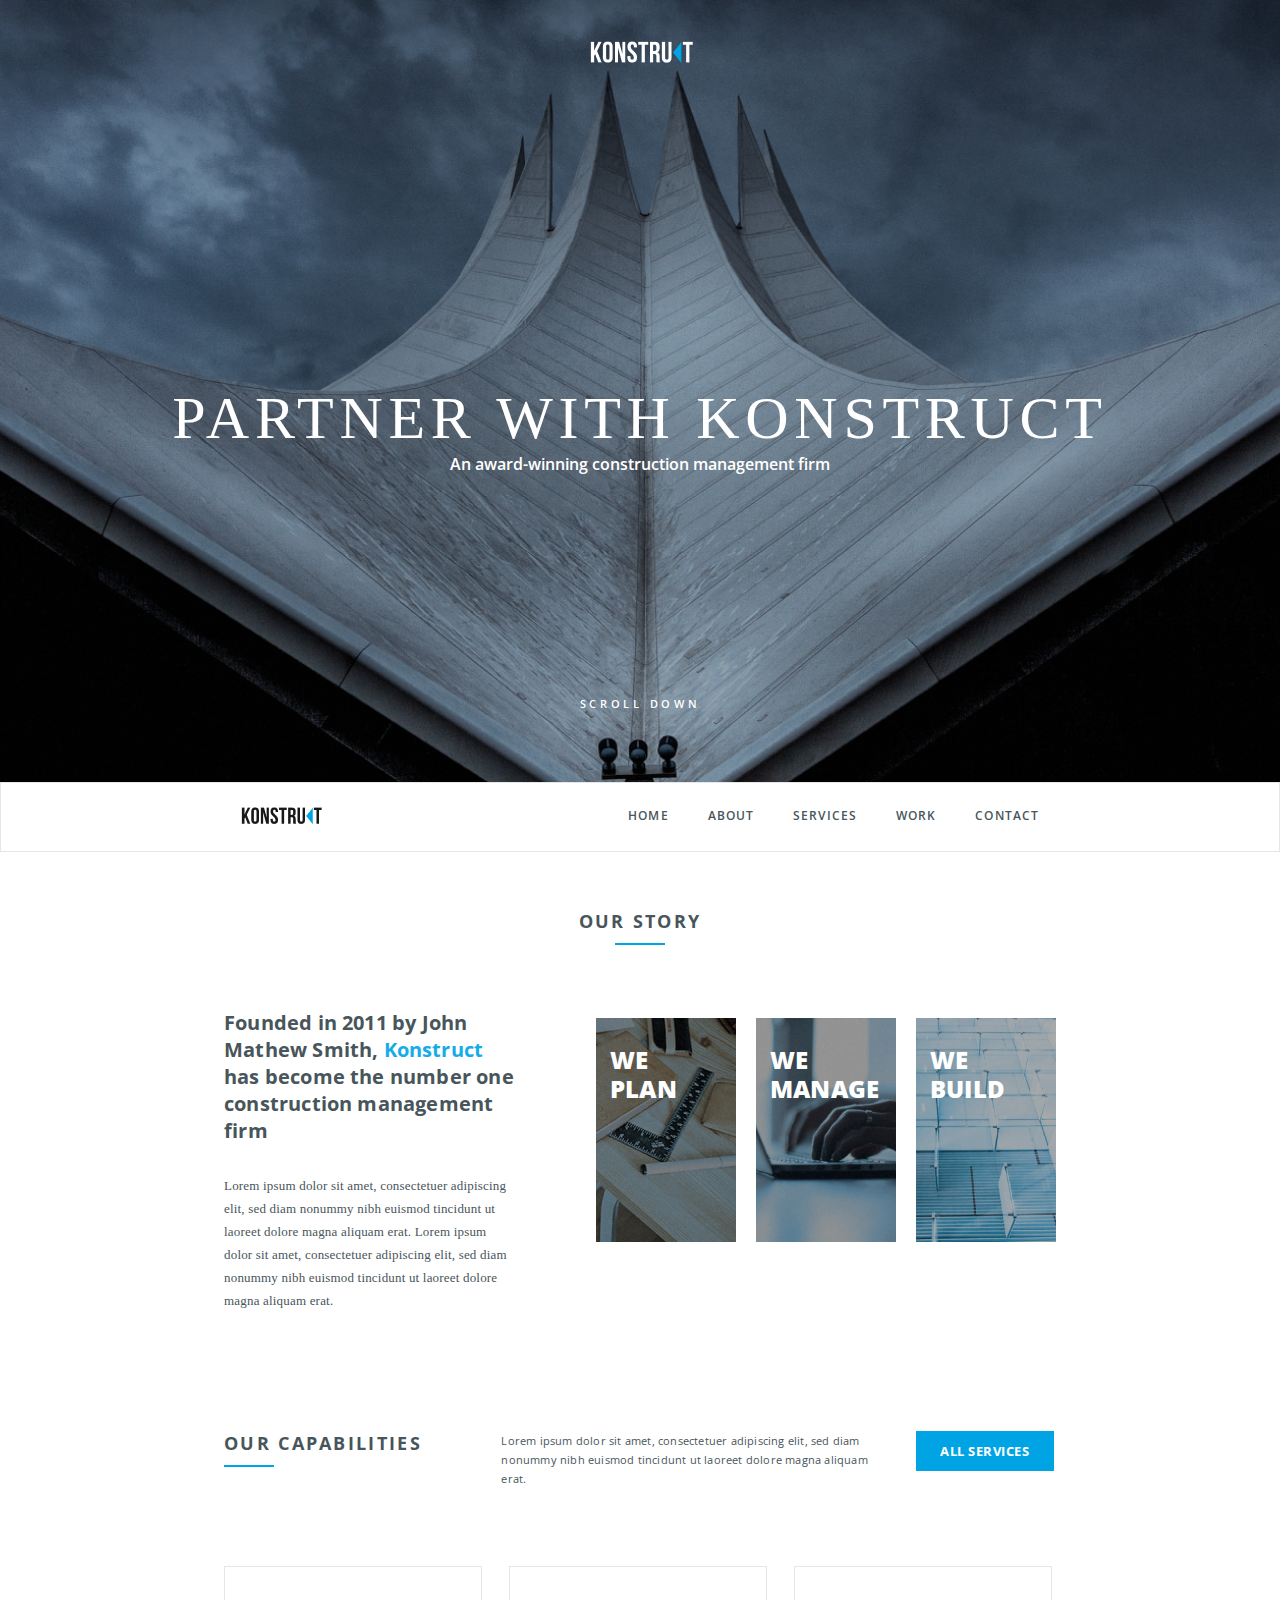
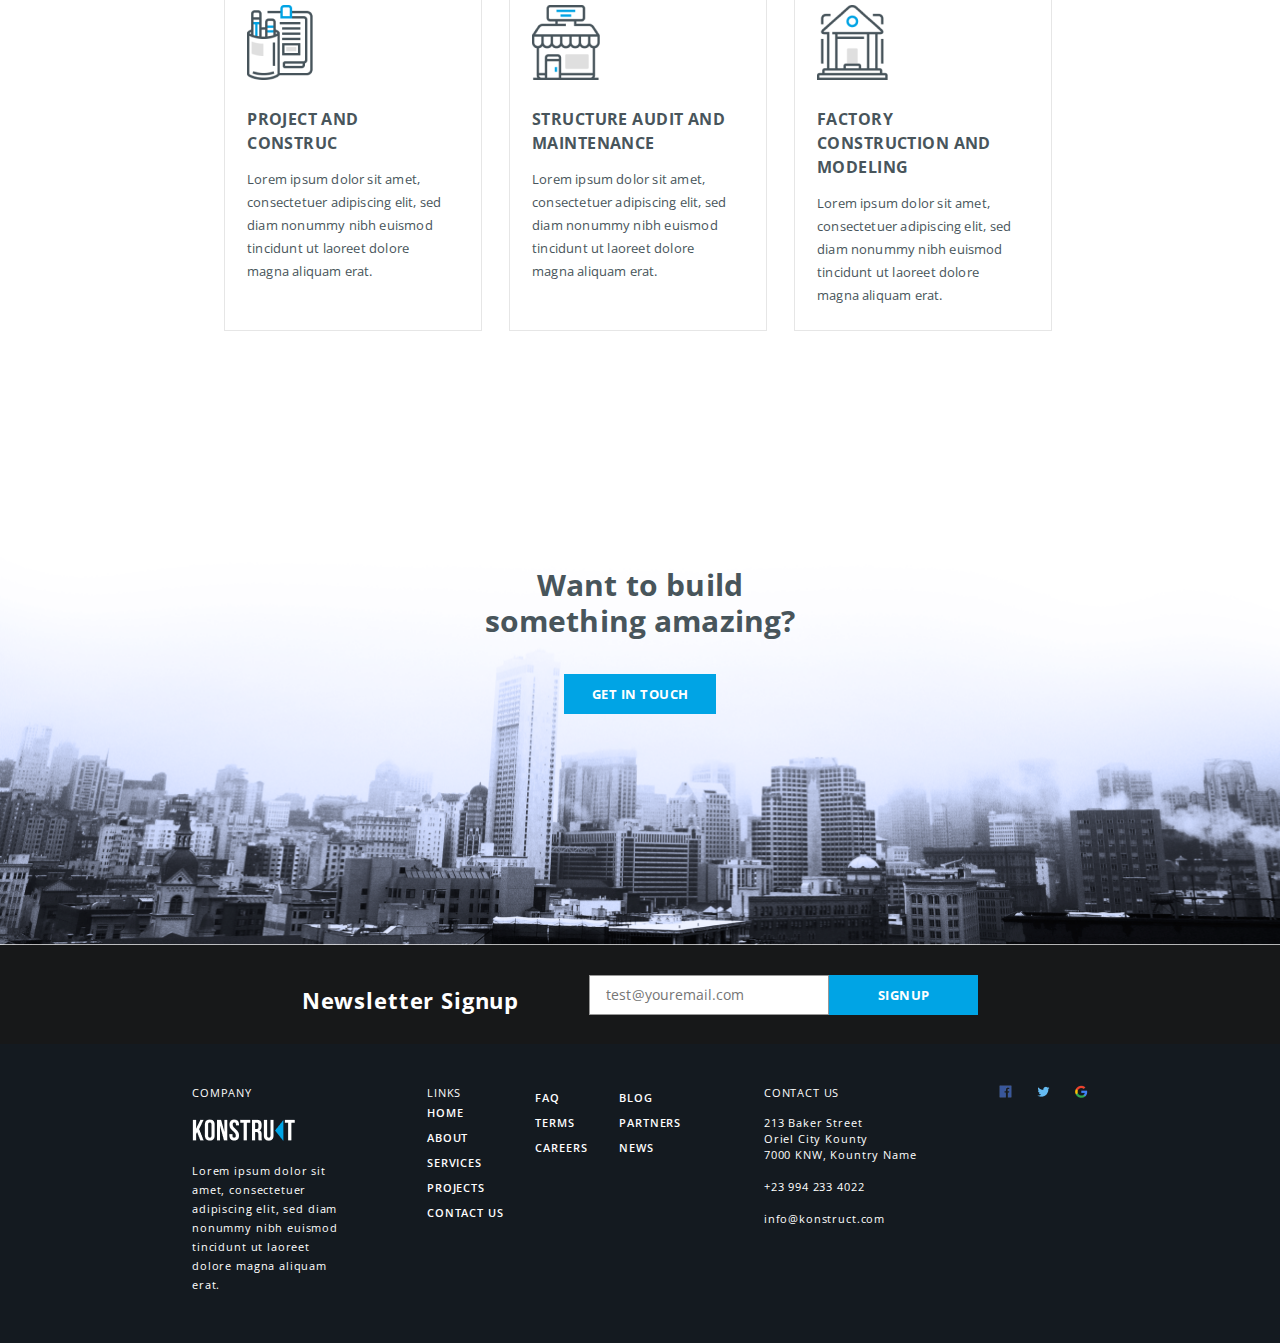
<file: KONSTUC/index.html>
<!DOCTYPE html>
<html lang="en">
<head>
    <meta charset="UTF-8">
    <meta name="viewport" content="width=device-width, initial-scale=1.0">
    <title>KONSTRUCT</title>
    <link rel="preconnect" href="https://fonts.googleapis.com">
<link rel="preconnect" href="https://fonts.gstatic.com" crossorigin>
<link href="https://fonts.googleapis.com/css2?family=Bebas+Neue&family=Open+Sans:wght@400;600;700&display=swap" rel="stylesheet">
    <link rel="stylesheet" href="style/reset.css">
    <link rel="stylesheet" href="style/main.css">
</head>
<body>
    <section class="cover-container">
        <div class="cover">
<div class="logo"><img src="img/projeco-logo.png" alt="logo"></div>
<p class="first-text">PARTNER WITH KONSTRUCT</p>
<p class="second-text">An award-winning construction management firm</p>
<p class="third-text">SCROLL DOWN</p>
</div>
    </section>
    <header>
        <div class="logo-black"><img src="img/projeco-logo-black.png" alt="logo"></div>
        <nav>
            <a href="#">HOME</a>
            <a href="#">ABOUT</a>
            <a href="#">SERVICES</a>
            <a href="#">WORK</a>
            <a href="#">CONTACT</a>
        </nav>
        </header>
        <section class="story">
<p class="block-name-1">OUR STORY</p>
<div class="line"></div>
<div class="story-content">
    <div class="block-text">
<p class="story-text-bold">Founded in 2011 by John Mathew Smith, <span>Konstruct</span> has become the number one construction management firm</p>
<p class="story-text">
    Lorem ipsum dolor sit amet, consectetuer adipiscing elit, sed diam nonummy nibh euismod tincidunt ut laoreet dolore magna aliquam erat. Lorem ipsum dolor sit amet, consectetuer adipiscing elit, sed diam nonummy nibh euismod tincidunt ut laoreet dolore magna aliquam erat.
</p>
</div>
<div class="pics">
<div><img src="img/Bitmap.png" alt="image" width="140px" height="224px"><p>WE <br>PLAN</p></div>
<div><img src="img/Bitmap(1).png" alt="image" width="140px" height="224px"><p>WE <br> MANAGE</p></div>
<div><img src="img/Bitmap(2).png" alt="image" width="140px" height="224px"><p>WE <br> BUILD</p></div>
</div>
</div>
</section>
<section  class="capabilities">
    <div class="left-block">
<p class="block-name-2">OUR CAPABILITIES</p>
<div class="line"></div></div>
<div class="right-block">
<p class="capabilities-text">Lorem ipsum dolor sit amet, consectetuer adipiscing elit, sed diam nonummy nibh euismod tincidunt ut laoreet dolore magna aliquam erat.</p>
<button>ALL SERVICES</button>
</div>
</section>
    <section class="info-blocks">
<div class="block">
<div class="block-img"><img src="img/Bitmap(3).png" alt="image"></div>
<p class="block-name">PROJECT AND CONSTRUC</p>
<p class="block-text">Lorem ipsum dolor sit amet, consectetuer adipiscing elit, sed diam nonummy nibh euismod tincidunt ut laoreet dolore magna aliquam erat.</p>
</div>
<div class="block">
    <div class="block-img"><img src="img/Bitmap(4).png" alt="image"></div>
    <p class="block-name">STRUCTURE AUDIT AND MAINTENANCE</p>
    <p class="block-text">Lorem ipsum dolor sit amet, consectetuer adipiscing elit, sed diam nonummy nibh euismod tincidunt ut laoreet dolore magna aliquam erat.</p>
    </div>
    <div class="block">
        <div class="block-img"><img src="img/Bitmap(5).png" alt="image"></div>
        <p class="block-name">FACTORY CONSTRUCTION AND MODELING</p>
        <p class="block-text">Lorem ipsum dolor sit amet, consectetuer adipiscing elit, sed diam nonummy nibh euismod tincidunt ut laoreet dolore magna aliquam erat.</p>
        </div>
    </section>
<section class="propose">
<p class="propose-text">Want to build <br> something amazing?</p>
<button>GET IN TOUCH</button>
</section>
<section class="sighn-up">
    <p class="sighn-up-text">Newsletter Signup</p>
    <form class="input" action="#">
        <input class="email" placeholder="test@youremail.com" type="text">
        <button class="button-email">SIGNUP</button>
      </form> 
</section>
<footer>
    <div class="footer-main">
<div class="company">
<p class="company-name">COMPANY</p>
<div><img src="img/projeco-logo.png" alt="logo"></div>
<p class="company-text">Lorem ipsum dolor sit amet, consectetuer adipiscing elit, sed diam nonummy nibh euismod tincidunt ut laoreet dolore magna aliquam erat.</p>
</div>
<div class="links">
<div class="column">
<p class="links-name">LINKS</p>
<a href="#">HOME</a>
<a href="#">ABOUT</a>
<a href="#">SERVICES</a>
<a href="#">PROJECTS</a>
<a href="#">CONTACT US</a>
</div>
<div class="column">
    <a href="#">FAQ</a>
    <a href="#">TERMS</a>
    <a href="#">CAREERS</a>
</div>
<div class="column">
    <a href="#">BLOG</a>
    <a href="#">PARTNERS</a>
    <a href="#">NEWS</a>
</div>
</div>
<div class="contacts">
<p class="contacts-name">CONTACT US</p>
<p class="contacts-text">213 Baker Street <br> Oriel City Kounty <br> 7000 KNW, Kountry Name <br> <br>
+23 994 233 4022 <br> <br>
info@konstruct.com
</p>
</div>
<div class="social">
<a href="#"><img src="img/Bitmap(12).png" alt="facebook"></a>
<a href="#"><img src="img/Bitmap(14).png" alt="twitter"></a>
<a href="#"><img src="img/Bitmap(13).png" alt="google"></a>
</div>
</div>
</footer>
</body>
</html>
</file>
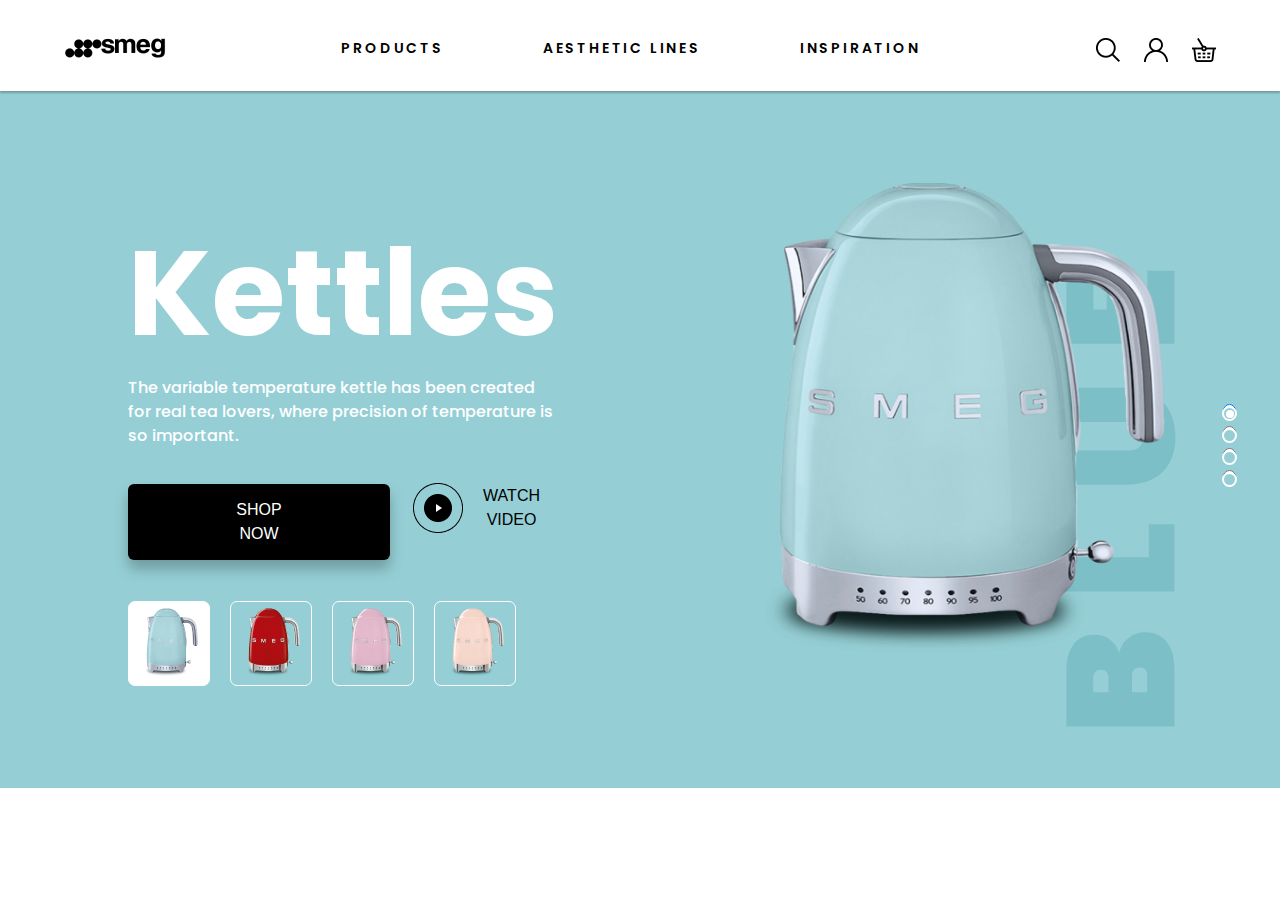
<file: teapot.page/index.html>
<!DOCTYPE html>
<html lang="en">
<head>
    <meta charset="UTF-8">
    <meta name="viewport" content="width=device-width, initial-scale=1.0">
    <title>Document</title>
    <link rel="preconnect" href="https://fonts.googleapis.com">
<link rel="preconnect" href="https://fonts.gstatic.com" crossorigin>
<link href="https://fonts.googleapis.com/css2?family=Poppins:wght@500;600;700&display=swap" rel="stylesheet">
    <link rel="stylesheet" href="reset.css">
<link rel="stylesheet" href="style.css">
</head>
<body>
    <header>
<div class="header">
    <div class= "logo">
    <img src="images/1200px-Smeg_logo2.png" alt="logo" width="102px"
    height="20px">
</div>
<div class="navigation">
    <a href="#">PRODUCTS</a>
    <a href="#">AESTHETIC LINES</a>
    <a href="#">INSPIRATION</a>
</div>
<div class="search">
<a href="#"><img src="images/magnifying-glass1.png" alt="search-icon"></a>
<a href="#"><img src="images/user1.png" alt="user-icon"></a>
<a href="#"><img src="images/shopping-cart1.png" alt="shop-cart-icon"></a>
</div>
</div>
    </header>
<section>
    <div class="l-container">
<div class="description">
<p class="title">Kettles</p>
<p class="style-text">The variable temperature kettle has been created for real tea lovers, where precision of temperature is so important.</p>
</div>
<div class="buttons">
    <button class="button-f">Shop Now</button>
    <button class="button-l"> <img src="images/Group9.png" alt="button"><p>watch Video</p></button>
</div>
<div class="proposed">
<a href="#"><img src="images/Smeg_21(3).png" alt="teapot-1"></a>
<a href="#"><img src="images/Smeg_21.png" alt="teapot-2"></a>
<a href="#"><img src="images/Smeg_21(1).png" alt="teapot-3"></a>
<a href="#"><img src="images/Smeg_21(2).png" alt="teapot-4"></a>
</div>
</div>
<div class="r-container">
    <img class="img-teapot" src="images/Smeg1.png" alt="big-teapot">
    <svg class="back-text" width="121" height="503" viewBox="0 0 121 503" fill="none" xmlns="http://www.w3.org/2000/svg">
        <path d="M58.8551 421.799C60.5347 414.545 64.0059 408.935 69.2686 404.969C74.4193 400.889 80.4099 398.849 87.2402 398.849C97.6537 398.849 105.716 402.362 111.426 409.389C117.025 416.302 119.824 426.275 119.824 439.309L119.824 502.379L0.90918 502.379L0.909177 441.009C0.909176 428.769 3.54054 419.135 8.80326 412.109C14.066 405.082 21.7361 401.569 31.8137 401.569C38.756 401.569 44.6346 403.439 49.4494 407.179C54.1522 410.805 57.2875 415.679 58.8551 421.799ZM47.2659 464.639L47.2659 450.019C47.2659 446.619 46.5941 444.125 45.2504 442.539C43.9067 440.839 41.8352 439.989 39.0359 439.989C36.1246 439.989 33.9971 440.839 32.6535 442.539C31.1978 444.125 30.47 446.619 30.47 450.019L30.47 464.639L47.2659 464.639ZM89.9276 447.469C89.9276 444.069 89.3117 441.575 88.08 439.989C86.7363 438.289 84.6088 437.439 81.6976 437.439C75.9869 437.439 73.1316 440.782 73.1316 447.469L73.1316 464.639L89.9276 464.639L89.9276 447.469Z" fill="#7CBFC7"/>
        <path d="M91.6071 316.128L91.6071 279.748L119.824 279.748L119.824 353.868L0.909173 353.868L0.909172 316.128L91.6071 316.128Z" fill="#7CBFC7"/>
        <path d="M0.909166 198.682L67.9249 198.682C73.4116 198.682 77.7785 197.492 81.0257 195.112C84.1609 192.618 85.7286 188.652 85.7286 183.212C85.7286 177.772 84.1609 173.748 81.0257 171.142C77.7785 168.535 73.4116 167.232 67.9249 167.232L0.909165 167.232L0.909163 129.662L67.9249 129.662C79.2341 129.662 88.9198 132.042 96.9818 136.802C104.932 141.562 110.922 148.078 114.953 156.352C118.984 164.625 121 173.862 121 184.062C121 194.262 118.984 203.328 114.953 211.262C110.922 219.082 104.932 225.202 96.9818 229.622C89.0318 234.042 79.3461 236.252 67.9249 236.252L0.909168 236.252L0.909166 198.682Z" fill="#7CBFC7"/>
        <path d="M30.6379 43.3441L45.2504 43.3441L45.2504 5.94412L73.2996 5.94412L73.2996 43.3441L90.0955 43.3441L90.0955 0.844143L119.824 0.844142L119.824 81.0841L0.909161 81.0841L0.909158 0.844147L30.6379 0.844145L30.6379 43.3441Z" fill="#7CBFC7"/>
        </svg>
    <div class="inputs">
        <label class="form">
            <input type="radio" name="choise" id="blue-teapot" checked="checked" />
            <span class="checkmark"></span>
          </label>
          <label class="form">
            <input type="radio" name="choise" id="red-teapot"/>
            <span class="checkmark"></span>
          </label>
          <label class="form">
            <input type="radio" name="choise" id="pink-teapot"/>
            <span class="checkmark"></span>
          </label>
          <label class="form">
            <input type="radio" name="choise" id="beige-teapot"/>
            <span class="checkmark"></span>
          </label>
</section>
</body>
</html>
</file>
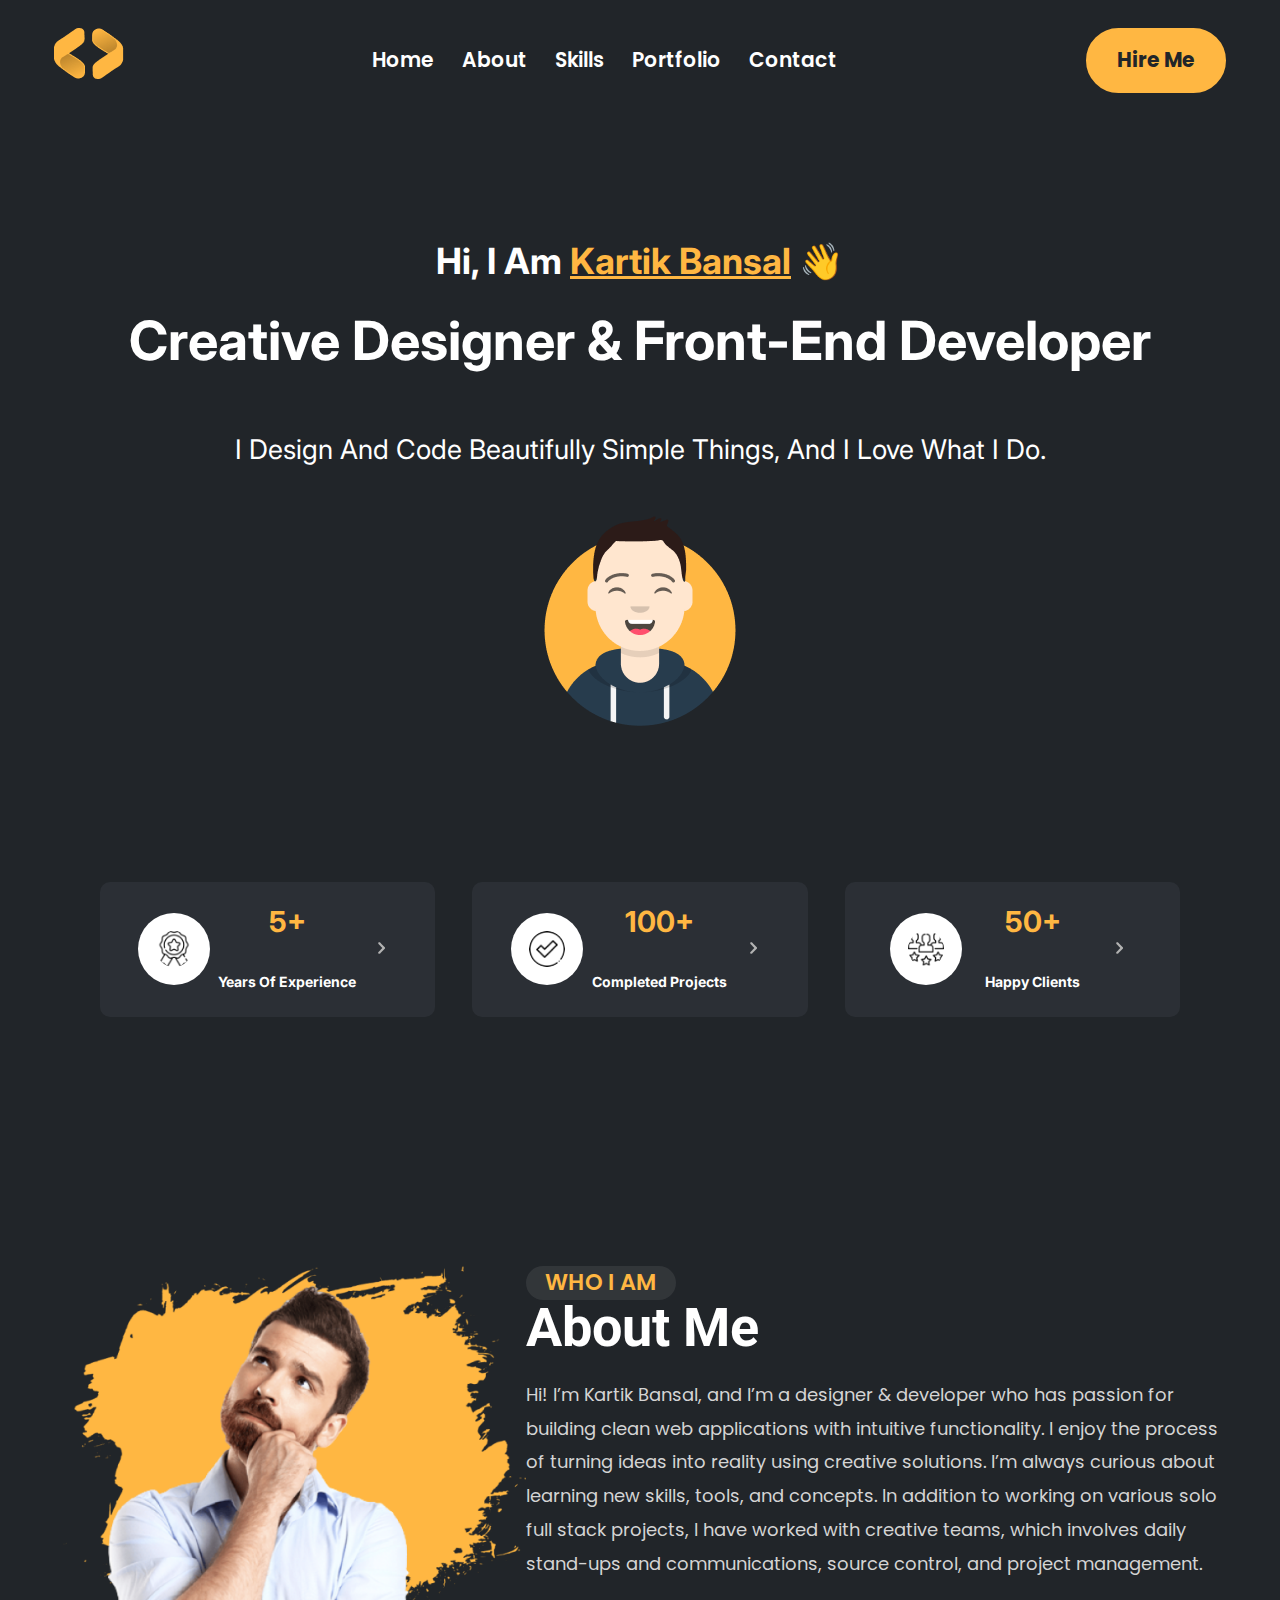
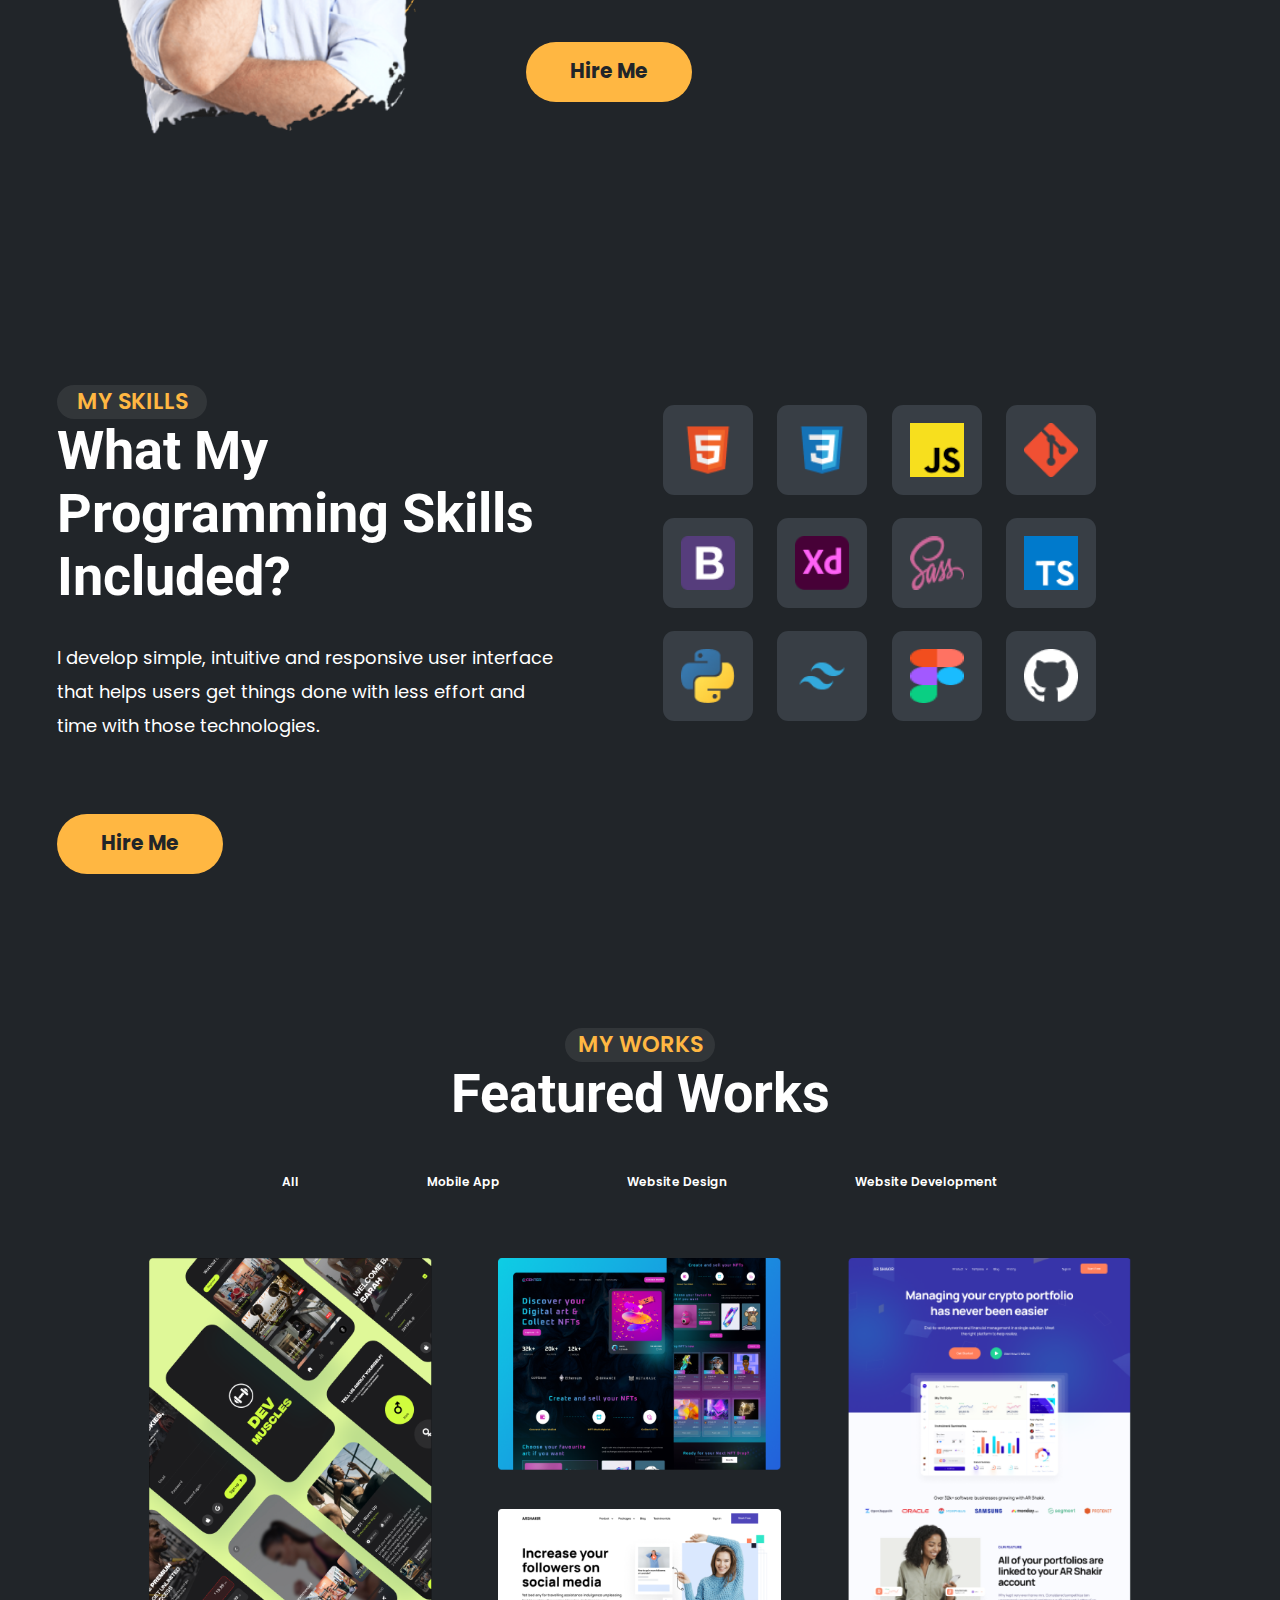
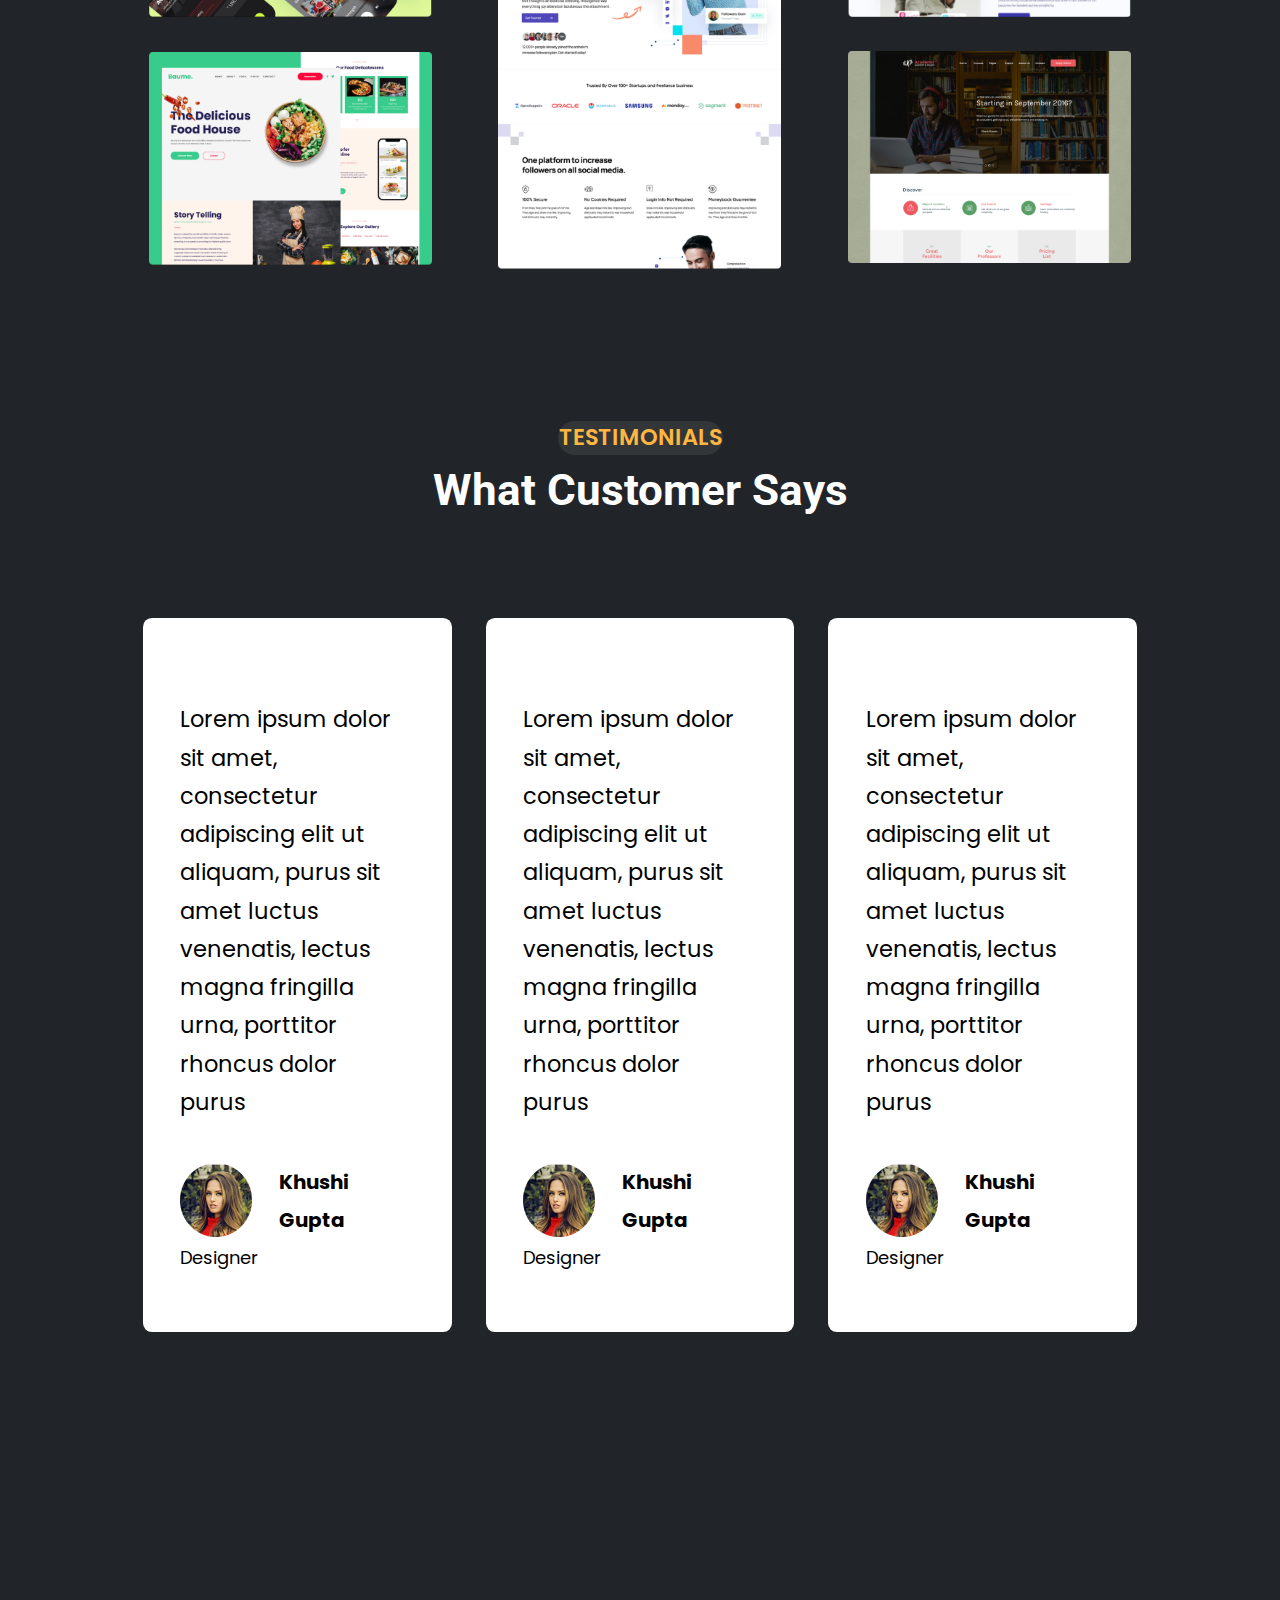
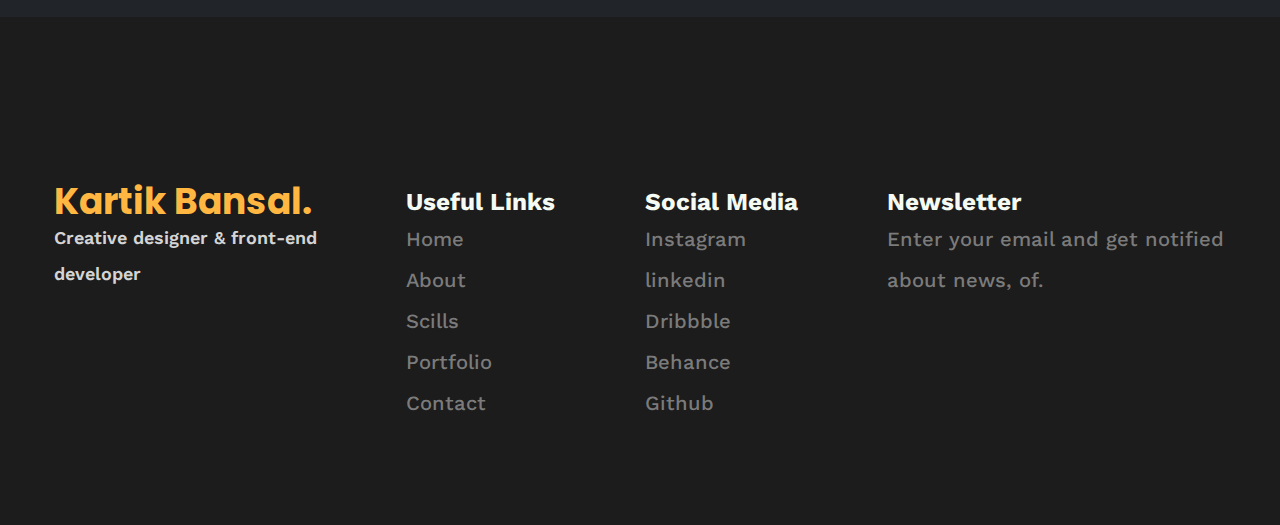
<file: user.page/index.html>
<!DOCTYPE html>
<html lang="en">
<head>
    <meta charset="UTF-8">
    <meta name="viewport" content="width=device-width, initial-scale=1.0">
    <title>User page</title>
    <link rel="stylesheet" href="https://cdnjs.cloudflare.com/ajax/libs/font-awesome/6.5.1/css/all.min.css" integrity="sha512-DTOQO9RWCH3ppGqcWaEA1BIZOC6xxalwEsw9c2QQeAIftl+Vegovlnee1c9QX4TctnWMn13TZye+giMm8e2LwA==" crossorigin="anonymous" referrerpolicy="no-referrer" />
    <link rel="preconnect" href="https://fonts.googleapis.com">
<link rel="preconnect" href="https://fonts.gstatic.com" crossorigin>
<link href="https://fonts.googleapis.com/css2?family=Inter:wght@400;500;600;700&family=Poppins:wght@400;600&family=Roboto:wght@700&family=Work+Sans:wght@500;600;700&display=swap" rel="stylesheet">
<link rel="stylesheet" href="style/reset.css">
<link rel="stylesheet" href="style/main.css">
</head>
<body>
    <header class="header-wrapper">
        <div class="logo"><img src="imgs/Group3.png" alt="logo"><img src="imgs/Group2.png" alt="logo">
        </div>
        <div class="search">
            <a href="#">Home</a>
            <a href="#">About</a>
            <a href="#">Skills</a>
            <a href="#">Portfolio</a>
            <a href="#">Contact</a>
        </div>
        <button class="button-h">Hire Me</button>
    </header>
<section class="cover">
    <h2 class="name">Hi, I am <span class="text-cover">Kartik Bansal</span> 👋</h2>
<h1 class="item">Creative designer & front-end developer</h1>
<p class="style-text">I design and code beautifully simple things, and I love what I do.</p>
<div class="avatar"><img src="imgs/avataaars1.png" alt="avatar"></div>
<div class="info-blocks">
<div class="block">
   <img class="img-cover" src="imgs/emblem1.png" alt="emblem" width= "40px" height= "40px">
<p class="style-text-info"><span class="bold-text">5+</span><br> Years of Experience</p>
<button class="arrow"><img src="imgs/arrow.png" alt="arrow" width= "20px" height="20px"></button>
</div>
<div class="block"><img class="img-cover" src="imgs/check-mark.png" alt="check-mark" width= "40px" height= "40px">
<p class="style-text-info"><span class="bold-text">100+</span><br>Completed Projects</p>
<button class="arrow"><img src="imgs/arrow.png" alt="arrow" width= "20px"
height="20px"></button></div>
<div class="block">
    <img class="img-cover" src="imgs/happy.png" alt="clients" width= "40px" height= "40px">
    <p class="style-text-info"><span class="bold-text">50+</span><br>Happy Clients</p>
    <button class="arrow"><img src="imgs/arrow.png" alt="arrow" width= "20px" height="20px" ></button></div>
</div>
</section>
<section class="about-me">
<img class="about-me-img" src="imgs/Group 12(1).png" alt="men" width="43%">
<div class="about-me-info">
    <p class="about-me-name">Who I am</p>
<h1 class="about-me-title">About Me</h1>
<p class="about-me-text">Hi! I’m Kartik Bansal, and I’m a designer & developer who has passion for building clean web applications with intuitive functionality. I enjoy the process of turning ideas into reality using creative solutions. I’m always curious about learning new skills, tools, and concepts. In addition to working on various solo full stack projects, I have worked with creative teams, which involves daily stand-ups and communications, source control, and project management.</p>
<button class="about-me-button">Hire Me</button></div>
</div>
</section>
<section class="my-scills">
<div class="f-block-my-scills">
    <p class="my-scills-name">MY skills</p>
    <h1 class="my-scills-title">What My Programming Skills Included?</h1>
    <p class="my-scills-text">I develop simple, intuitive and responsive user interface that helps users get things done with less effort and time with those technologies.</p>
    <button class="my-scills-button">Hire Me</button>
</div>
<div class="l-block-my-scills">
<div class="icons-row"><img class="icons" src="imgs/vscode-icons_file-type-html.png" alt="icon-html">
<img class="icons" src="imgs/vscode-icons_file-type-css.png" alt="icon-ccs">
<img class="icons"  class="icons"  src="imgs/logos_javascript.png" alt="icon-js">
<img class="icons"  src="imgs/image1(1).png" alt="icon-git">
<img class="icons"  src="imgs/logos_bootstrap.png" alt="icon-bootstrap">
<img class="icons"  src="imgs/image2(1).png" alt="icon-xd">
<img class="icons"  src="imgs/logos_sass.png" alt="icon-sass">
<img class="icons"  src="imgs/logos_typescript-icon.png" alt="icon-ts">
<img class="icons"  src="imgs/logos_python.png" alt="icon-python">
<img class="icons"  src="imgs/bxl_tailwind-css.png" alt="icon-tailwind">
<img  class="icons" src="imgs/logos_figma.png" alt="icon-figma">
<img  class="icons" src="imgs/akar-icons_github-fill.png" alt="icon-githab">
</div>
</div>
</section>
<section class="my-works">
<p class="my-works-name">my works</p>
<h1 class="my-works-title">Featured Works</h1>
<div class="categories">
    <a href="#">All</a>
    <a href="#">Mobile App</a>
    <a href="#">Website Design</a>
    <a href="#">Website Development</a>
</div>
<div class="columns">
<div class="column-1">
<img class="pic-1" src="imgs/Cover.png" alt="picture">
<img src="imgs/Frame36660.png" alt="picture">
</div>
<div class="column-2">
<img class="pic-2" src="imgs/Frame36661.png" alt="picture">
<img src="imgs/wd21.png" alt="picture">
</div>
<div class="column-3">
    <img class="pic-3" src="imgs/wd32.png" alt="picture">
    <img src="imgs/Homepage1.png" alt="picture">
</div>
</div>
</section>
<section class="testimonials">
<p class="test-name">testimonials</p>
<h1 class="test-title">What customer says</h1>
<div class="comments">
    <div class="comment">
        <div class="stars"><i class="fa-solid fa-star"></i>
        <i class="fa-solid fa-star"></i>
        <i class="fa-solid fa-star"></i>
        <i class="fa-solid fa-star"></i>
        <i class="fa-solid fa-star"></i></div>
        <p class="comment-text">Lorem ipsum dolor sit amet, consectetur adipiscing elit ut aliquam, purus sit amet  luctus venenatis, lectus  magna fringilla urna, porttitor rhoncus dolor purus</p>
        <img class="avatar-comment" src="imgs/33.png" alt="avatar">
        <p class="user-name">Khushi Gupta</p>
        <p class="user-work">Designer</p>
    </div>
    <div class="comment">
        <div class="stars"><i class="fa-solid fa-star"></i>
        <i class="fa-solid fa-star"></i>
        <i class="fa-solid fa-star"></i>
        <i class="fa-solid fa-star"></i>
        <i class="fa-solid fa-star"></i></div>
        <p class="comment-text">Lorem ipsum dolor sit amet, consectetur adipiscing elit ut aliquam, purus sit amet  luctus venenatis, lectus  magna fringilla urna, porttitor rhoncus dolor purus</p>
        <img class="avatar-comment" src="imgs/33.png" alt="avatar">
        <p class="user-name">Khushi Gupta</p>
        <p class="user-work">Designer</p>
    </div>
    <div class="comment">
        <div class="stars"><i class="fa-solid fa-star"></i>
        <i class="fa-solid fa-star"></i>
        <i class="fa-solid fa-star"></i>
        <i class="fa-solid fa-star"></i>
        <i class="fa-solid fa-star"></i></div>
        <p class="comment-text">Lorem ipsum dolor sit amet, consectetur adipiscing elit ut aliquam, purus sit amet  luctus venenatis, lectus  magna fringilla urna, porttitor rhoncus dolor purus</p>
        <img class="avatar-comment" src="imgs/33.png" alt="avatar">
        <p class="user-name">Khushi Gupta</p>
        <p class="user-work">Designer</p>
    </div>
</div>
</section>
<footer>
    <div class="f-column-1">
    <p class="name">Kartik Bansal.</p>
    <p class="discription">Creative designer & front-end <br> developer</p>
</div>

<div class="f-column-2">
    <p class="f-title-2">Useful Links</p>
    <a href="#">Home</a>
    <a href="#">About</a>
    <a href="#">Scills</a>
    <a href="#">Portfolio</a>
    <a href="#">Contact</a>
</div>
<div class="f-column-3">
    <p class="f-title-3">Social Media</p>
    <a href="#">Instagram</a>
    <a href="#">linkedin</a>
    <a href="#">Dribbble</a>
    <a href="#">Behance</a>
    <a href="#">Github</a>
</div>
<div class="f-column-4">
    <p class="f-title-4">Newsletter</p>
    <p class="news">Enter your email and get notified <br> about news, of.</p>
</div>
</footer>




</body>
</html>
</file>
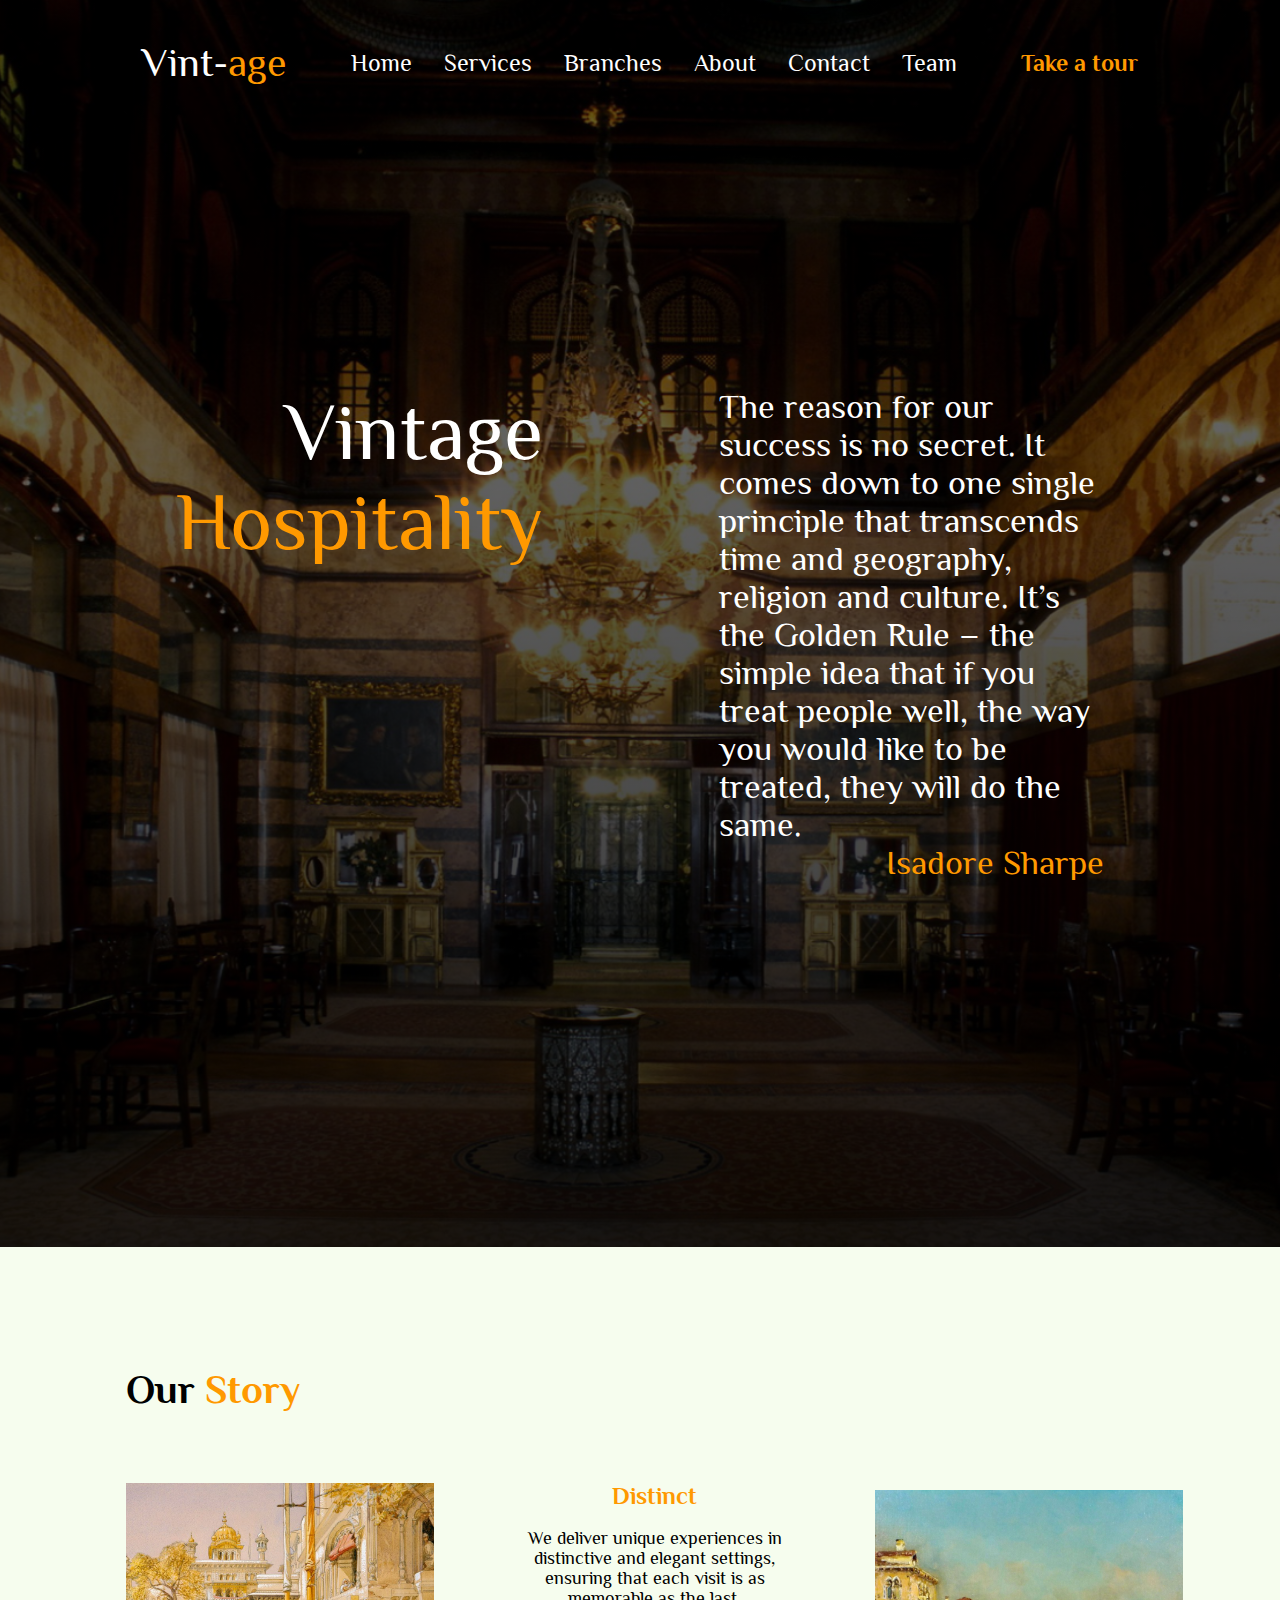
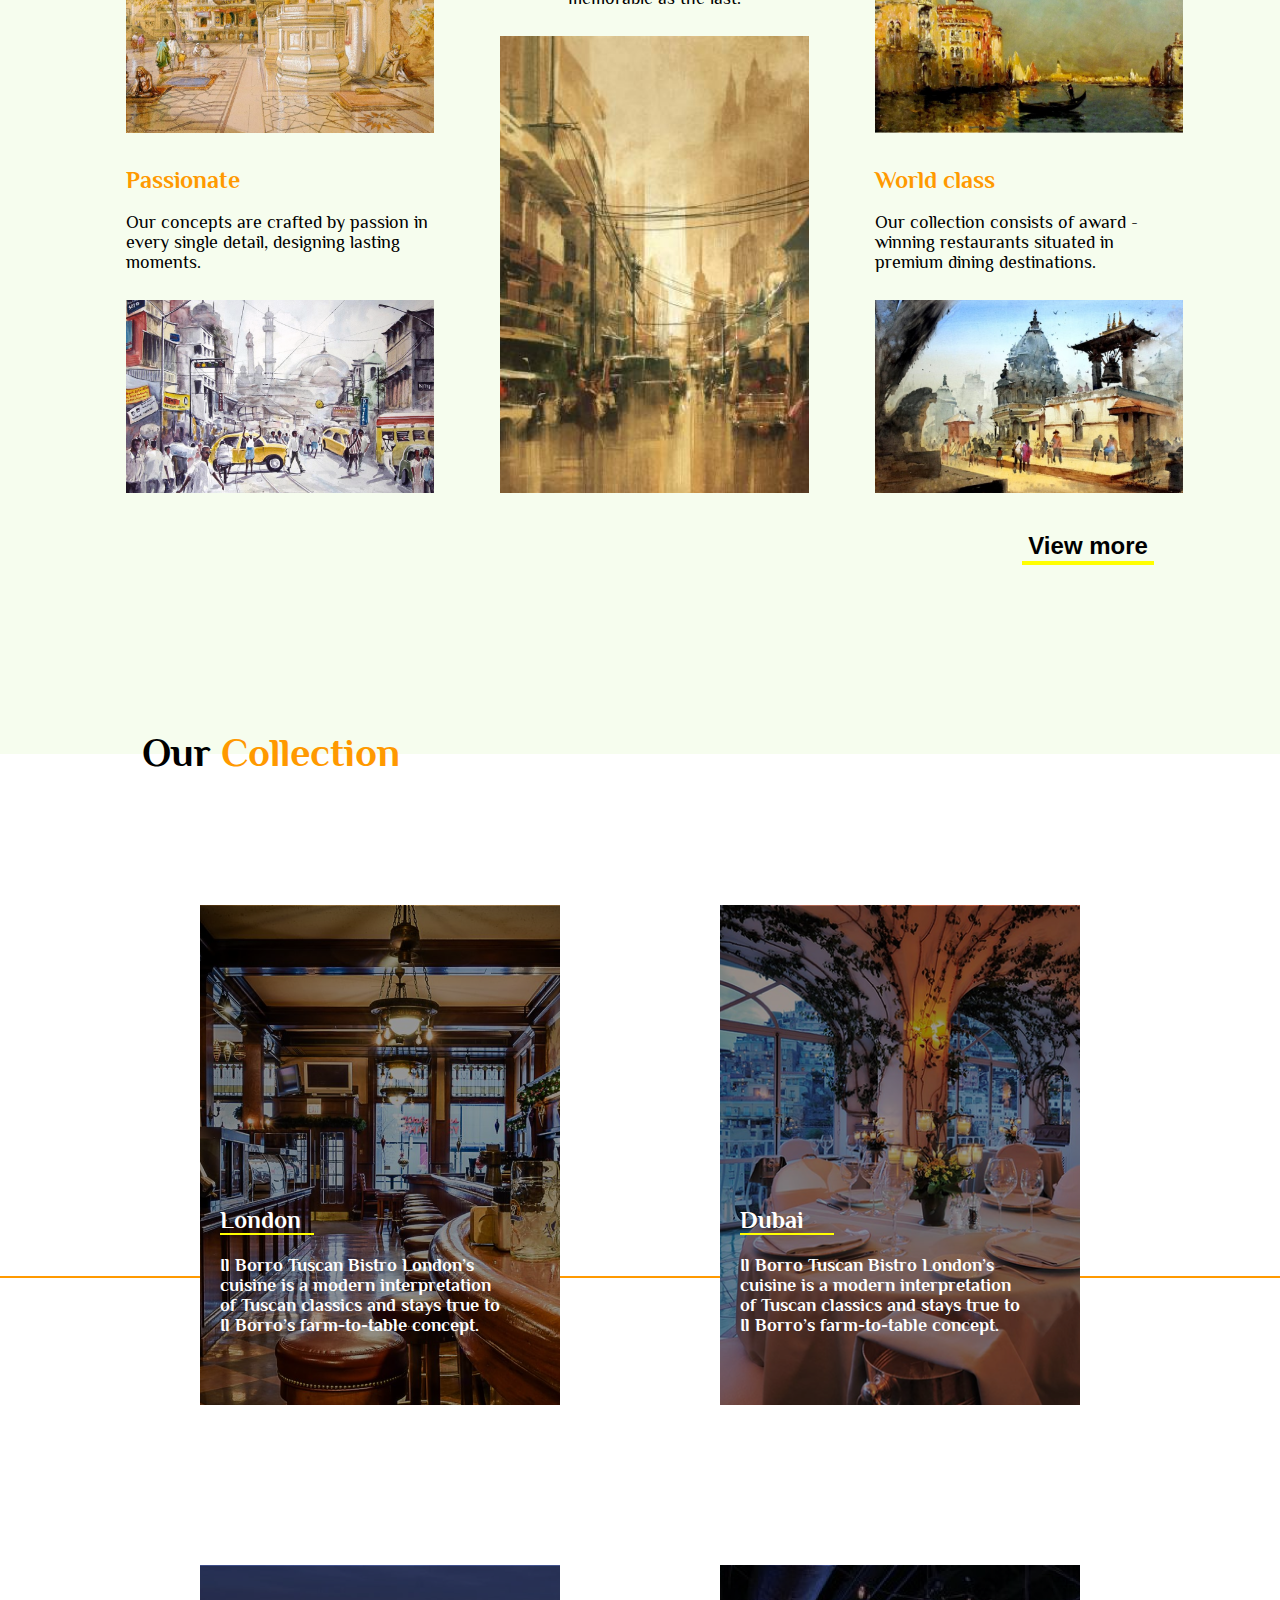
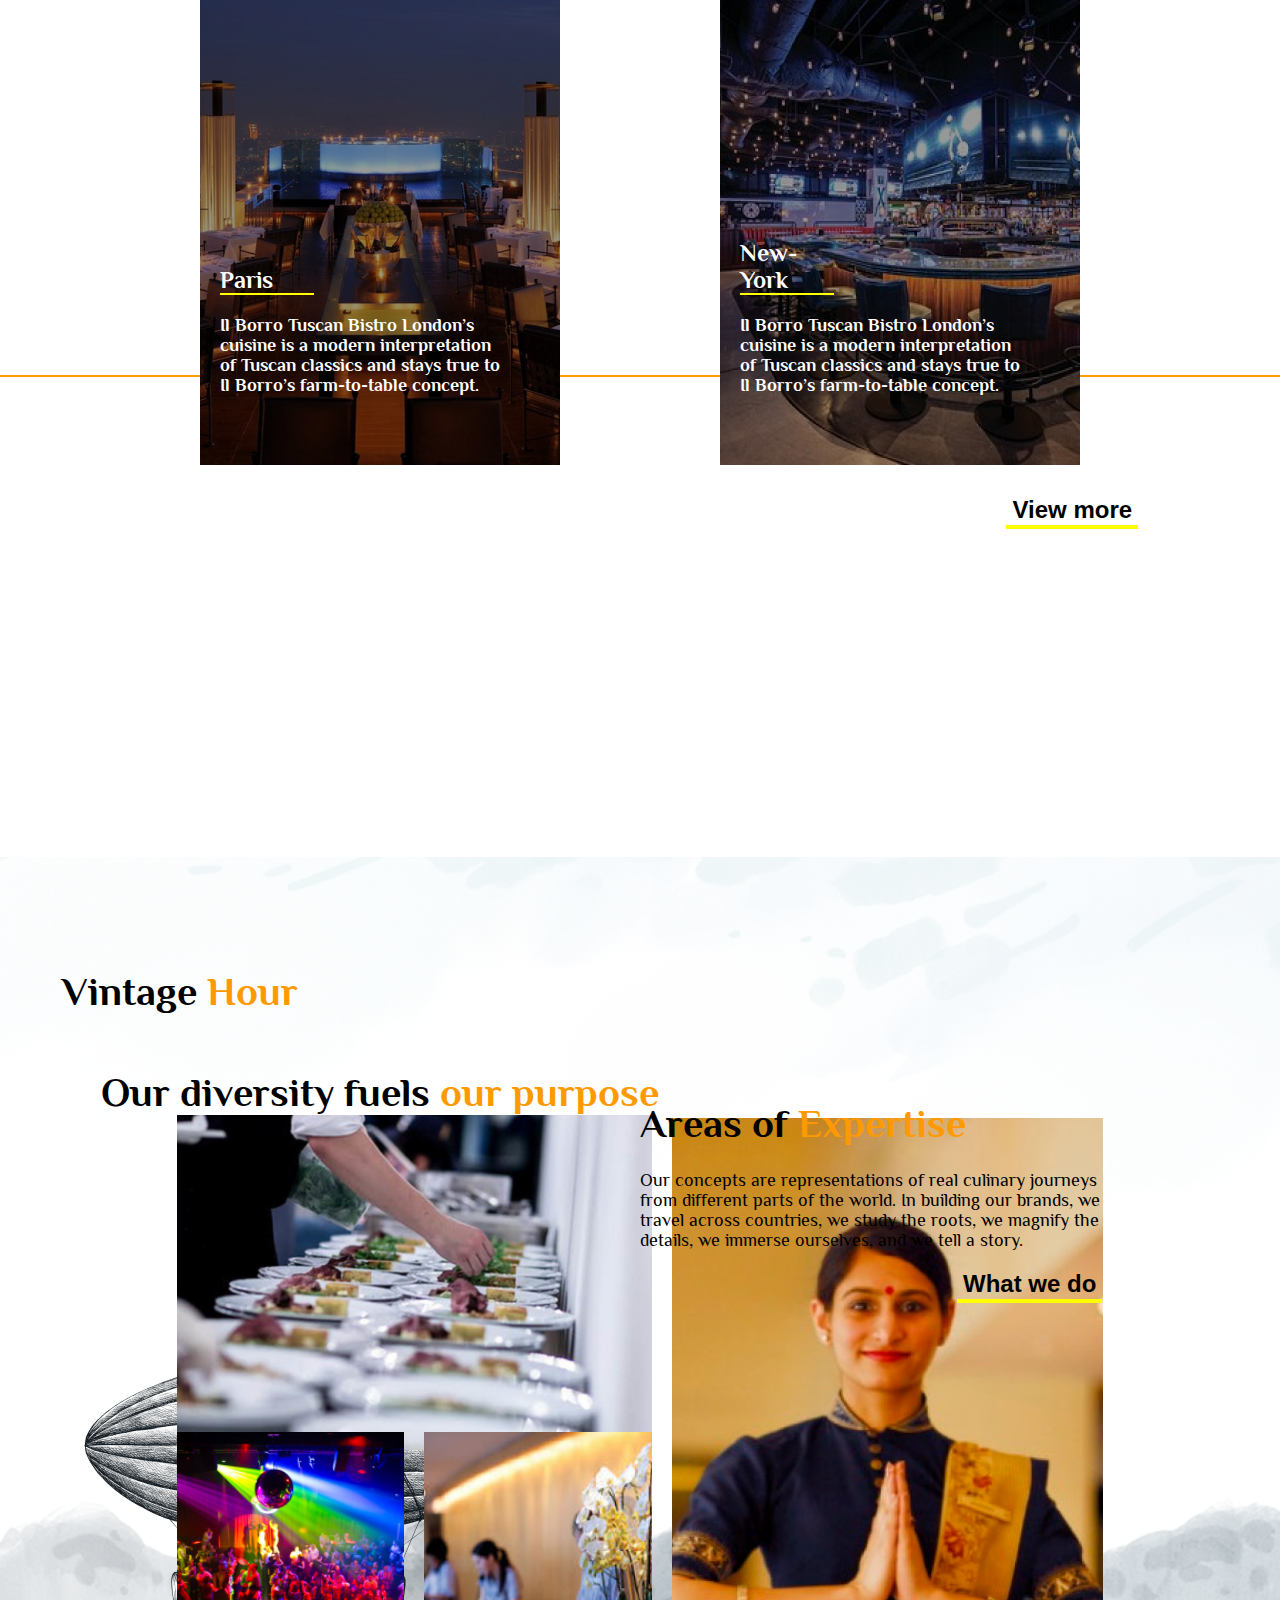
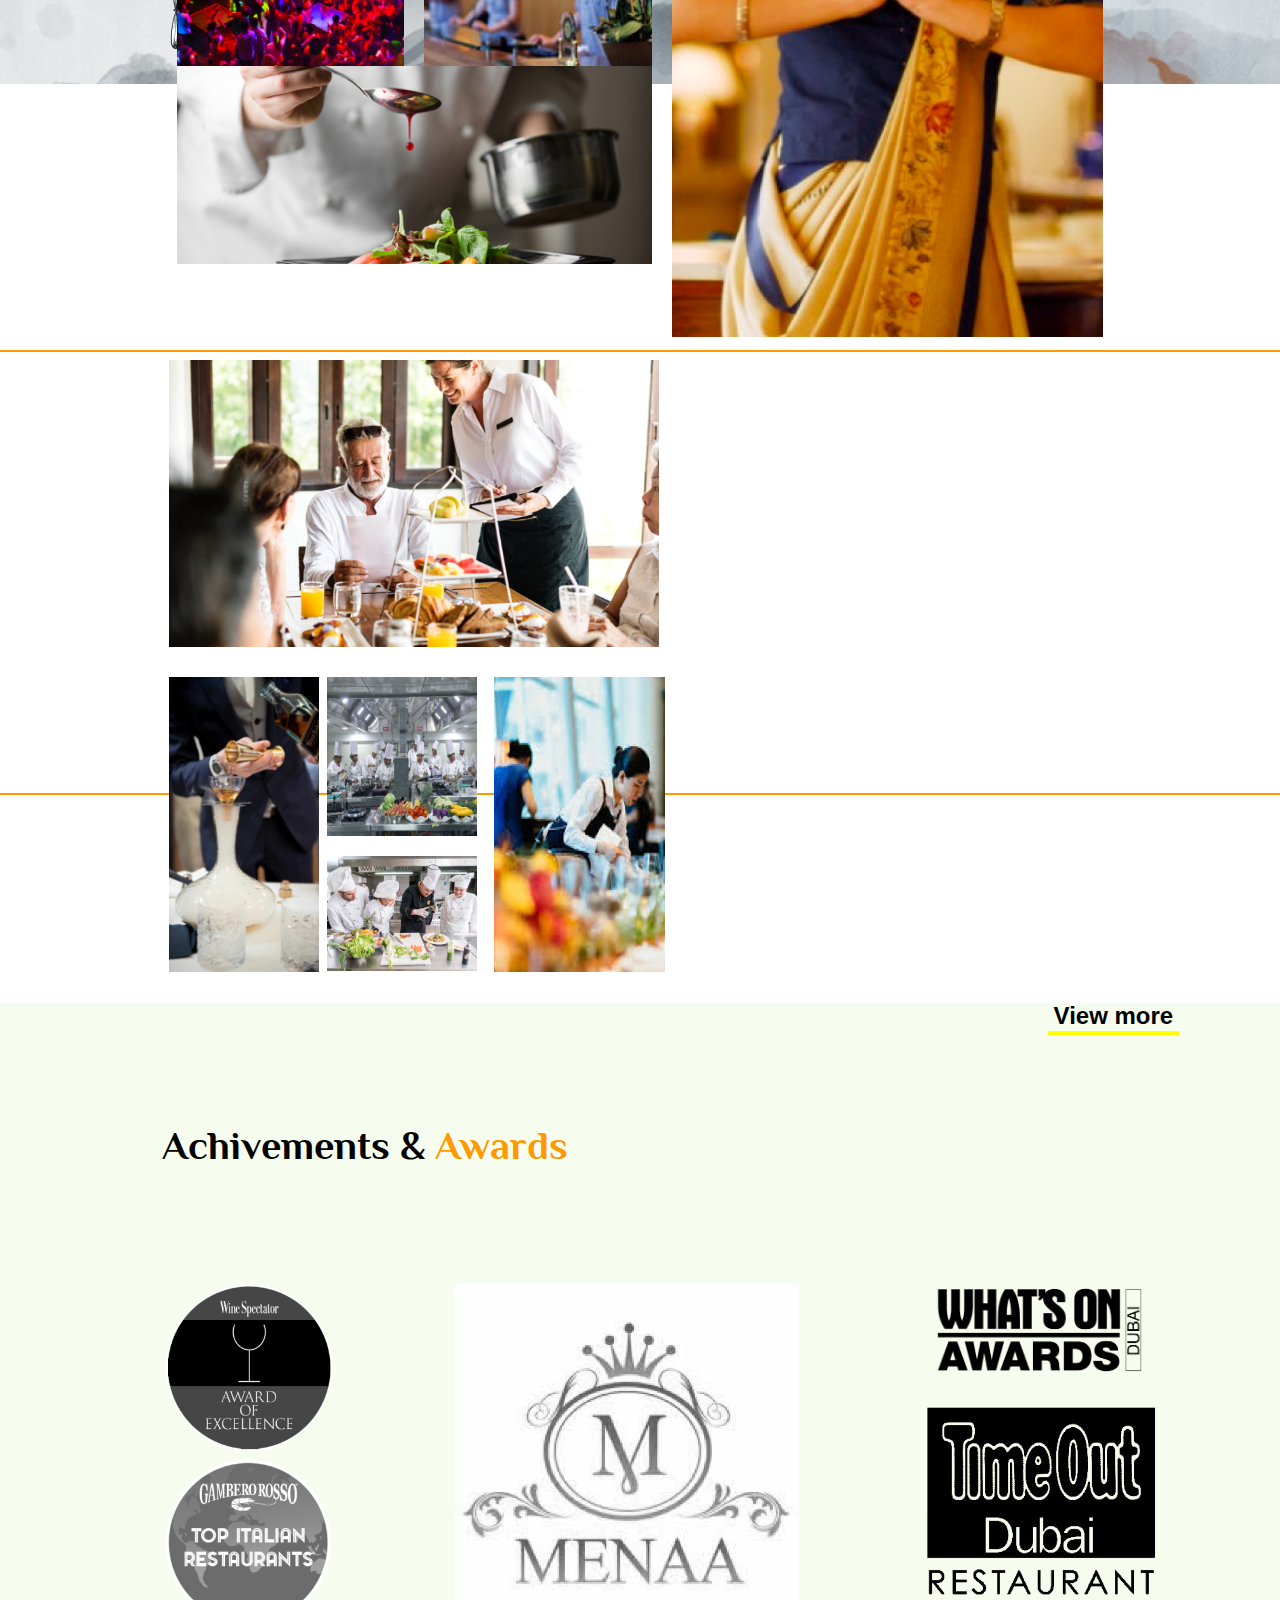
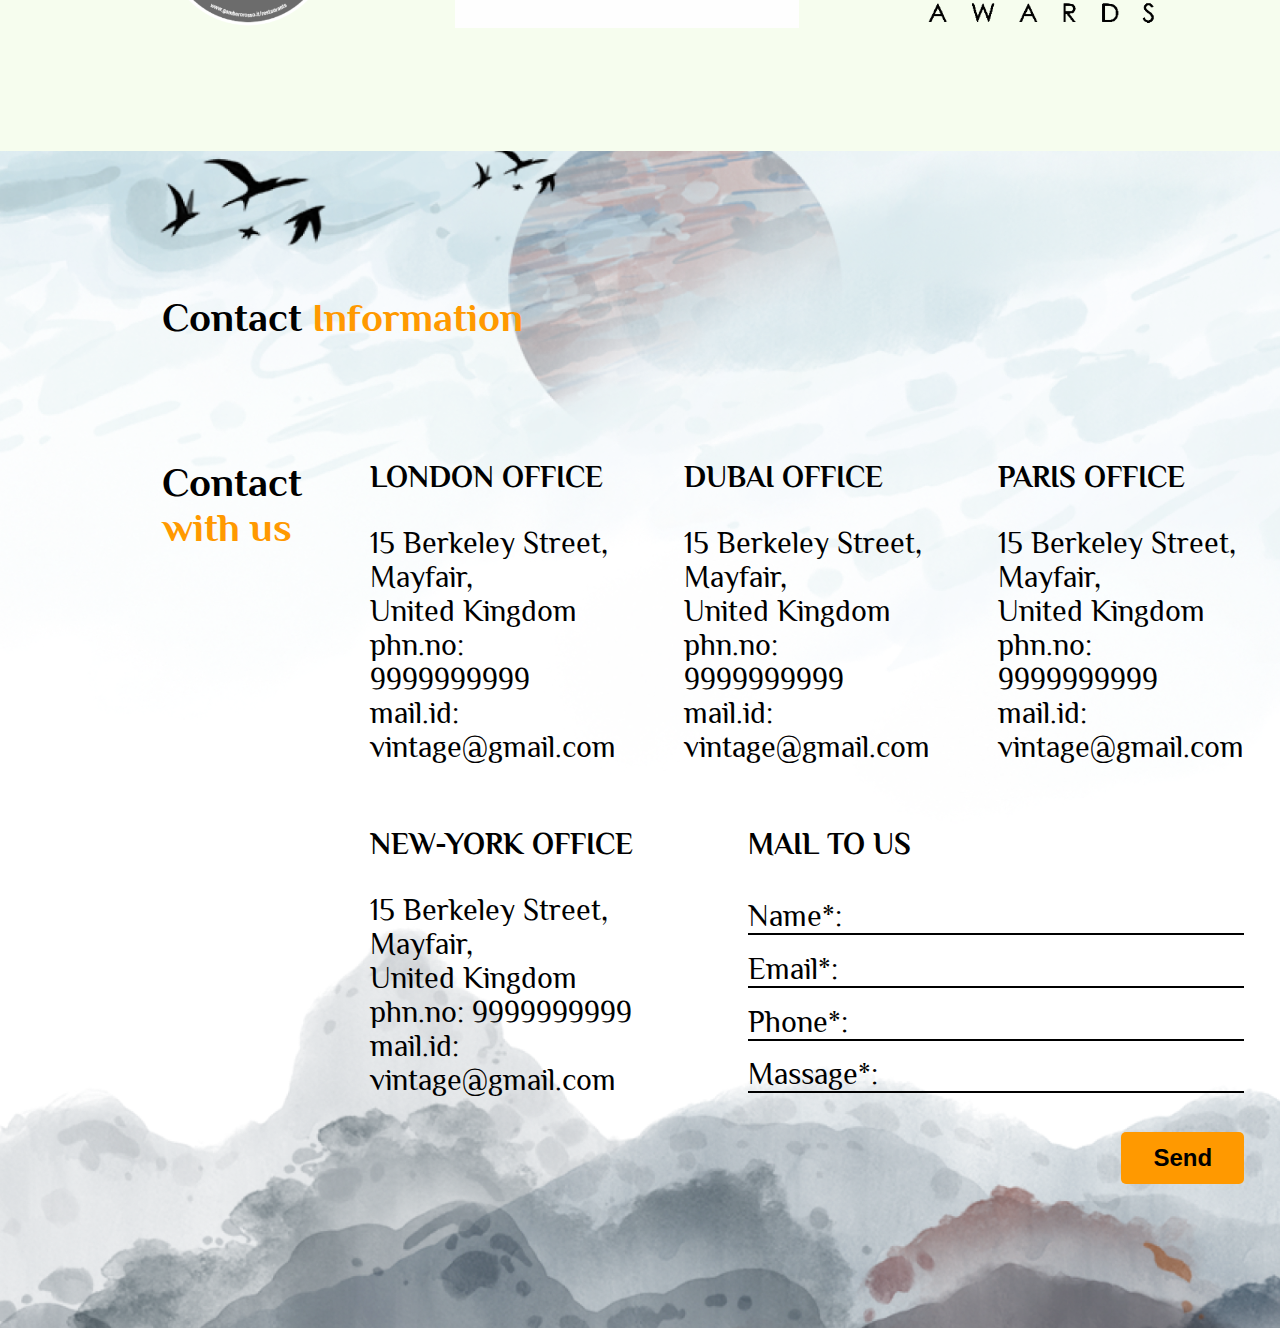
<file: Vint-age/index.html>
<!DOCTYPE html>
<html lang="en">
<head>
    <meta charset="UTF-8">
    <meta name="viewport" content="width=device-width, initial-scale=1.0">
    <title>Vint-age</title>
    <link rel="preconnect" href="https://fonts.googleapis.com">
<link rel="preconnect" href="https://fonts.gstatic.com" crossorigin>
<link href="https://fonts.googleapis.com/css2?family=Philosopher:wght@400;700&display=swap" rel="stylesheet">
    <link rel="stylesheet" href="style/reset.css">
    <link rel="stylesheet" href="style/main.css">
</head>
<body>
    <section class="cover-container">
        <header>
            <p class="name">Vint-<span>age</span></p>
            <nav class="navigation">
                <a href="#">Home</a>
                <a href="#">Services</a>
                <a href="#">Branches</a>
                <a href="#">About</a>
                <a href="#">Contact</a>
                <a href="#">Team</a>
            </nav>
            <p class="propose">Take a tour</p>
        </header>
       <div class="cover-center">
        <p class="big-text">Vintage <br> <span>Hospitality</span></p>
        <div class="cover-text">
        <p class="quote">The reason for our success is no secret. It comes down to one single principle that transcends time and geography, religion and culture. It’s the Golden Rule – the simple idea that if you treat people well, the way you would like to be treated, they will do the same.</p>
            <p class="author">Isadore Sharpe</p>
        </div>
        </div>
    </section>
    <section class="story">
        <p class="block-name-1">Our <span>Story</span></p>
        <div class="story-content">
<div>
<img class="pic" src="images/vintage1.png" alt="image" width="100%">
<div>
    <p class="story-name">Passionate</p>
<p class="story-text">Our concepts are crafted by passion in every single detail, designing lasting moments.</p>
<img class="pic" src="images/vintage2.png" alt="image" width="100%"></div></div>
<div>
<p class="story-name-center">Distinct</p>
<p class="story-text-center">We deliver unique experiences in distinctive and elegant settings, ensuring that each visit is as memorable as the last.</p>
<img class="pic" src="images/vintage3.png" alt="image" width="100%">
</div>
<div>
<img class="pic" src="images/vintage4.png" alt="image" width="100%">
<div><p class="story-name">World class</p>
<p class="story-text">Our collection consists of award - winning restaurants situated in premium dining destinations.</p></div>
<img class="pic" src="images/vintage5.png" alt="image" width="100%"></div></div>
<div class="button-story"><button>View more</button></div>
</div>
    </section>
    <section class="collection">
        <div class="line-1"></div>
        <div class="line-2"></div>  
        <div class="collection-main">
            <p class="block-name-2">Our <span>Collection</span></p>
            <div class="hotel-row">
<div class="hotel"><img src="images/hotel1.png" alt="image" width="100%"><div class="image-all"><p class="city">London</p> <p class="city-text">Il Borro Tuscan Bistro London’s cuisine is a modern interpretation of Tuscan classics and stays true to Il Borro’s farm-to-table concept.</p></div></div>
<div class="hotel"><img src="images/hotel2.png" alt="image" width="100%" ><div class="image-all"><p class="city">Dubai</p> <p class="city-text">Il Borro Tuscan Bistro London’s cuisine is a modern interpretation of Tuscan classics and stays true to Il Borro’s farm-to-table concept.</p></div></div>
<div class="hotel"><img src="images/hotel3.png" alt="image" width="100%"><div class="image-all"><p class="city">Paris</p> <p class="city-text">Il Borro Tuscan Bistro London’s cuisine is a modern interpretation of Tuscan classics and stays true to Il Borro’s farm-to-table concept.</p></div></div>
<div class="hotel"><img src="images/hotel4.png" alt="image" width="100%"><div class="image-all"><p class="city">New-York</p> <p class="city-text">Il Borro Tuscan Bistro London’s cuisine is a modern interpretation of Tuscan classics and stays true to Il Borro’s farm-to-table concept.</p></div></div>
</div>
<div class="button-hotel"><button>View more</button></div>
</div>
    </section>
    <section class="vintage">
<p class="block-name-3">Vintage <span> Hour</span></p>
<div class="vintage-block">
<p class="vintage-name">Areas of <span>Expertise</span></p>
<p class="vintage-text">Our concepts are representations of real culinary journeys from different parts of the world. In building our brands, we travel across countries, we study the roots, we magnify the details, we immerse ourselves, and we tell a story.</p>
<div class="vintage-button"><button>What we do</button></div></div>
<div class="live-pic"><img src="images/image-fly.png" alt="image"></div>
    </section>
    <section class="diversity">
        <div class="line-1"></div>
        <div class="line-2"></div>
        <div class="diversity-main">
<p class="diversity-text">Our diversity fuels <span>our purpose</span></p>
<div class="photos">
    <div class="column-1">
<div><img class="pic" src="images/service1.png" alt="image" width="100%"></div>
<div class="row-1">
<div><img class="pic" src="images/service2.png" alt="image" width="100%"></div>
<div><img class="pic" src="images/service3.png" alt="image" width="100%" height="100%"></div>
</div>
<div><img class="pic" src="images/service4.png" alt="image"width="100%" ></div>
</div>
<div><img class="pic" src="images/service5.png" alt="image" width="100%"></div>
<div class="column-3">
<div><img class="pic" src="images/service6.png" alt="image" width="100%" ></div>
<div class="column-in">
<div><img class="pic" src="images/service7.png" alt="image" width="100%" height="100%"></div>
<div class="row-3">
<div><img class="pic" src="images/service8.png" alt="image" width="100%" height="100%"></div>
<div><img class="pic" src="images/service9.png" alt="image" width="100%" height="100%"></div>
</div>
<div><img class="pic" src="images/service10.png" alt="image" width="100%" height="100%"></div>
</div>
</div>
</div>
<div class="button-diversity"><button>View more</button></div>
</div>
</div>
    </section>
    <section class="awards">
<p class="awards-name">Achivements & <span>Awards</span></p>
<div class="awards-content">
    <div>
<div><img class="pic" src="images/award1.png" alt="image" width="100%"></div>
<div><img class="pic" src="images/award2.png" alt="image" width="100%"></div>
</div>
<div><img  class="pic" src="images/award3.png" alt="image" width="100%"></div>
<div>
<div><img class="pic" src="images/award4.png" alt="image" width="100%"></div>
<div><img class="pic" src="images/award5.png" alt="image" width="100%"></div>
</div>
</div>
    </section>
    <section class="info">
<p class="info-name">Contact <span>Information</span></p>
<div class="info-block">
<p class="block-name-4">Contact <span>with us</span></p>
<div class="info-all">
<div class="info-top">
<div class="office">
    <p class="office-name">LONDON OFFICE</p>
    <p>15 Berkeley Street, <br>
    Mayfair, <br>
    United Kingdom <br>
    phn.no: 9999999999 <br>
    mail.id: vintage@gmail.com</p>
</div>
<div class="office">
    <p class="office-name">DUBAI OFFICE</p>
    <p>15 Berkeley Street, <br>
    Mayfair, <br>
    United Kingdom <br>
    phn.no: 9999999999 <br>
    mail.id: vintage@gmail.com</p>
</div>
<div class="office">
    <p class="office-name">PARIS OFFICE</p>
    <p>15 Berkeley Street, <br>
    Mayfair, <br>
    United Kingdom <br>
    phn.no: 9999999999 <br>
    mail.id: vintage@gmail.com</p>
</div>
</div>
<div class="info-bottom">
    <div class="office">
        <p class="office-name">NEW-YORK OFFICE</p>
        <p>15 Berkeley Street, <br>
        Mayfair, <br>
        United Kingdom <br>
        phn.no: 9999999999 <br>
        mail.id: vintage@gmail.com</p>
    </div>
    <div class="mail">
<p class="mail-block">MAIL TO US</p>
<form action="#">
        <label class="mail-name" for="name">Name*:</label>
    <input class="wright" type="text" id="name" name="name">
    <div class="line"></div>
    <label class="mail-name" for="email">Email*:</label>
    <input class="wright" type="text">
    <div class="line"></div>
    <label class="mail-name" for="phone">Phone*:</label>
<input class="wright" type="tel" id="phone" name="phone" pattern="[0-9]{3}-[0-9]{2}-[0-9]{3}" required>
<div class="line"></div>
<label class="mail-name" for="name">Massage*:</label>
<input class="wright" type="text" id="massage" name="massage">
<div class="line"></div>
</form>   
<div class="button-contact"><button>Send</button></div>
</div>
</div>
</div>
</div>
</div>
    </section>
</body>
</html>
</file>
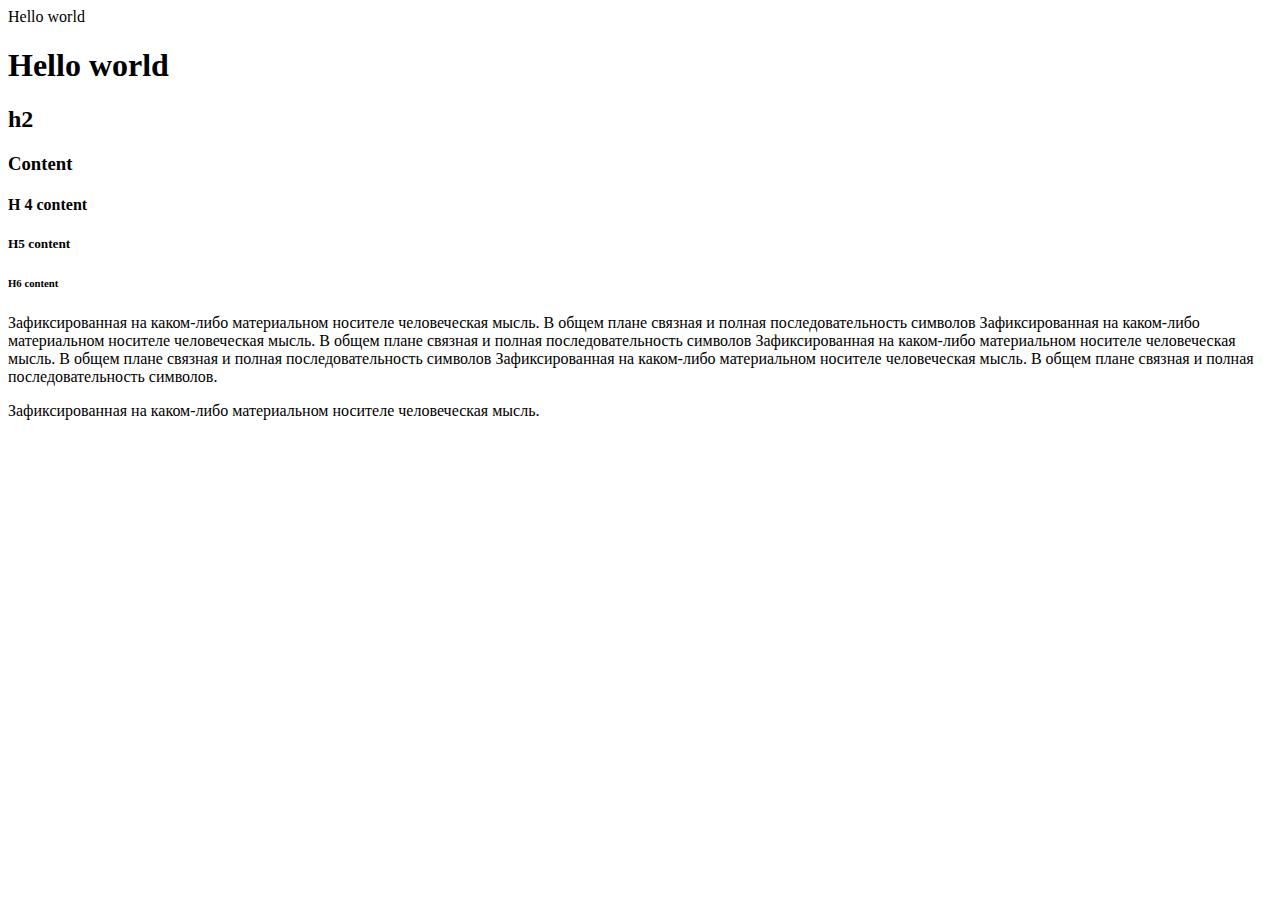
<file: 01/firstpage.html>
<!DOCTYPE html>
<html lang="en">
<head>
    <meta charset="UTF-8">
    <meta name="viewport" content="width=device-width, initial-scale=1.0">
    <title>My first work</title>
</head>
<body>
    <!-- Тут размещаем контент -->
    Hello world
    <!-- h1-6 -->
    <h1>Hello world</h1>
    <h2>h2</h2>
    <h3>Content</h3>
    <h4>H 4 content</h4>
    <h5>H5 content</h5>
    <h6>H6 content</h6>
    <p>Зафиксированная на каком-либо материальном носителе человеческая мысль. В общем плане связная и полная последовательность символов
        
        Зафиксированная на каком-либо материальном носителе человеческая мысль. В общем плане связная и полная последовательность символов
        
        Зафиксированная на каком-либо материальном носителе человеческая мысль. В общем плане связная и полная последовательность символов
        
        
        
        Зафиксированная на каком-либо материальном носителе человеческая мысль. В общем плане связная и полная последовательность символов.</p>

    <p>Зафиксированная на каком-либо материальном носителе человеческая мысль.</p>
 </body>
</html>
</file>
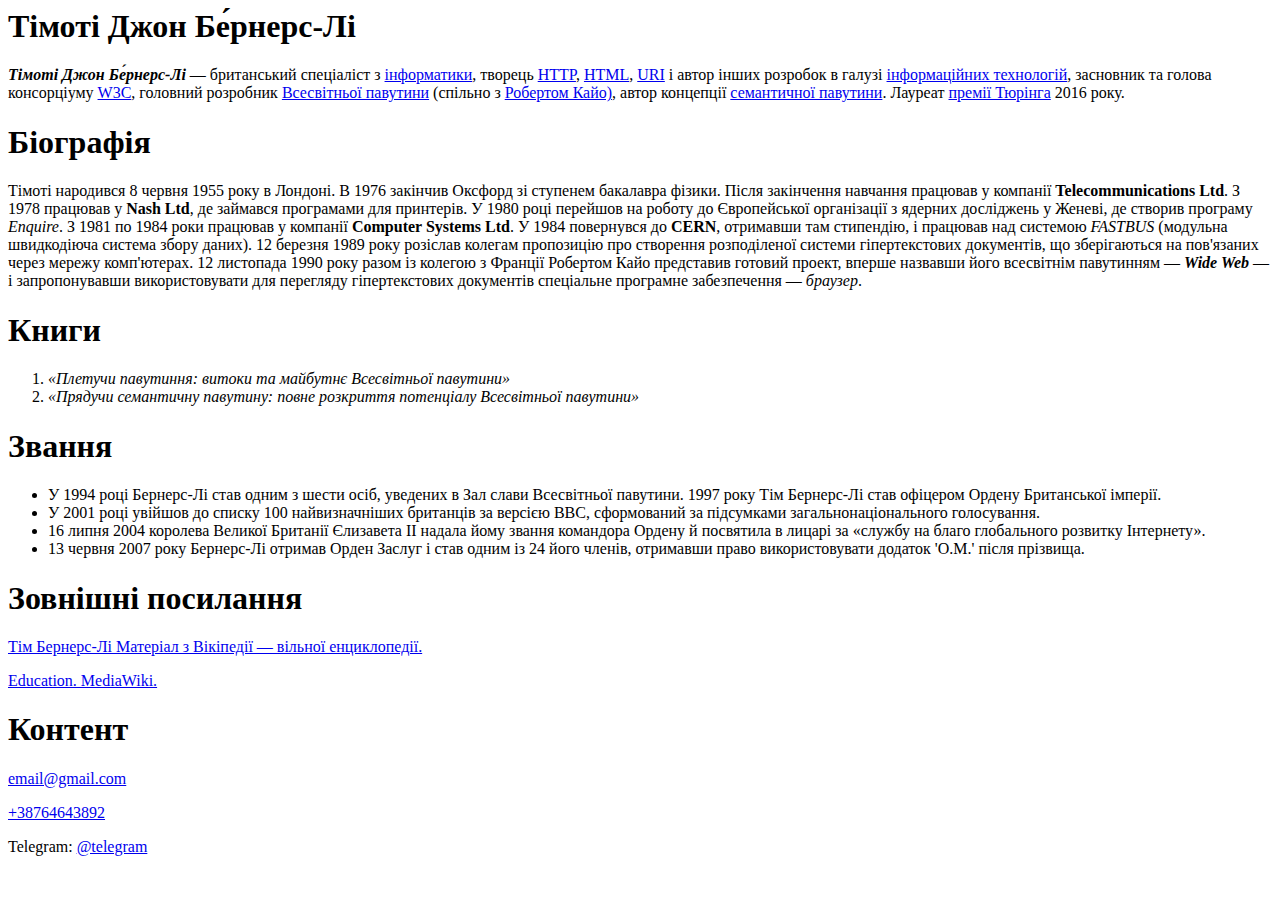
<file: 02/pdf.html>
<html>
        <head>
            <title>Document</title>
        </head>
              <body>
                    <h1>
                        Тімоті Джон Бе́рнерс-Лі
                    </h1>
                    <p>
                    <strong><em>Тімоті Джон Бе́рнерс-Лі</em></strong> — британський спеціаліст з <a href="https://uk.wikipedia.org/wiki/%D0%86%D0%BD%D1%84%D0%BE%D1%80%D0%BC%D0%B0%D1%82%D0%B8%D0%BA%D0%B0">інформатики</a>, творець <a href="https://uk.wikipedia.org/wiki/HTTP">HTTP</a>, <a href="https://uk.wikipedia.org/wiki/HTML">HTML</a>, 

                    <a href="https://uk.wikipedia.org/wiki/%D0%A3%D0%BD%D1%96%D1%84%D1%96%D0%BA%D0%BE%D0%B2%D0%B0%D0%BD%D0%B8%D0%B9_%D1%96%D0%B4%D0%B5%D0%BD%D1%82%D0%B8%D1%84%D1%96%D0%BA%D0%B0%D1%82%D0%BE%D1%80_%D1%80%D0%B5%D1%81%D1%83%D1%80%D1%81%D1%96%D0%B2">URI</a> і автор інших розробок в галузі <a href="https://uk.wikipedia.org/wiki/%D0%86%D0%BD%D1%84%D0%BE%D1%80%D0%BC%D0%B0%D1%86%D1%96%D0%B9%D0%BD%D1%96_%D1%82%D0%B5%D1%85%D0%BD%D0%BE%D0%BB%D0%BE%D0%B3%D1%96%D1%97">інформаційних технологій</a>, 
                   
                    засновник та голова консорціуму <a href="https://uk.wikipedia.org/wiki/World_Wide_Web_Consortium">W3C</a>, головний розробник <a href="https://uk.wikipedia.org/wiki/%D0%92%D1%81%D0%B5%D1%81%D0%B2%D1%96%D1%82%D0%BD%D1%94_%D0%BF%D0%B0%D0%B2%D1%83%D1%82%D0%B8%D0%BD%D0%BD%D1%8F">Всесвітньої павутини</a> (спільно з <a href="https://uk.wikipedia.org/wiki/%D0%A0%D0%BE%D0%B1%D0%B5%D1%80%D1%82_%D0%9A%D0%B0%D0%B9%D0%BE">Робертом Кайо)</a>,
                   
                    автор концепції <a href="https://uk.wikipedia.org/wiki/%D0%A1%D0%B5%D0%BC%D0%B0%D0%BD%D1%82%D0%B8%D1%87%D0%BD%D0%B0_%D0%BF%D0%B0%D0%B2%D1%83%D1%82%D0%B8%D0%BD%D0%B0">семантичної павутини</a>. Лауреат <a href="https://uk.wikipedia.org/wiki/%D0%9F%D1%80%D0%B5%D0%BC%D1%96%D1%8F_%D0%A2%D1%8E%D1%80%D1%96%D0%BD%D0%B3%D0%B0">премії Тюрінга</a> 2016 року. 
                    </p>
                    <h1>
                        Біографія
                    </h1>
                    <p>
                    Тімоті народився 8 червня 1955 року в Лондоні. В 1976 закінчив Оксфорд зі ступенем бакалавра фізики.

Після закінчення навчання працював у компанії <strong>Telecommunications Ltd</strong>. З 1978 працював у <strong>Nash Ltd</strong>, де займався програмами для принтерів. У 1980 році перейшов на роботу до Європейської організації з ядерних досліджень у Женеві, де створив програму <em>Enquire</em>.

З 1981 по 1984 роки працював у компанії <strong>Computer Systems Ltd</strong>. У 1984 повернувся до <strong>CERN</strong>, отримавши там стипендію, і працював над системою <em>FASTBUS</em> (модульна швидкодіюча система збору даних).

12 березня 1989 року розіслав колегам пропозицію про створення розподіленої системи гіпертекстових документів, що зберігаються на пов'язаних через мережу комп'ютерах. 12 листопада 1990 року разом із колегою з Франції Робертом Кайо представив готовий проект, вперше назвавши його всесвітнім павутинням — <strong><em>Wide Web</em></strong> — і запропонувавши використовувати для перегляду гіпертекстових документів спеціальне програмне забезпечення — <em>браузер</em>.
                </p>
                     <h1>
                        Книги
                     </h1>
                     <ol>
                        <li>
                            <em>«Плетучи павутиння: витоки та майбутнє Всесвітньої павутини»</em>
                        </li>
                        <li>
                            <em>«Прядучи семантичну павутину: повне розкриття потенціалу Всесвітньої павутини»</em>
                        </li>
                     </ol>
                     <h1>
                        Звання
                     </h1>
                     <ul>
                        <li>
                        У 1994 році Бернерс-Лі став одним з шести осіб, уведених в Зал слави Всесвітньої павутини.
                        1997 року Тім Бернерс-Лі став офіцером Ордену Британської імперії.
                        </li>
                        <li>
                        У 2001 році увійшов до списку 100 найвизначніших британців за версією BBC, сформований за підсумками загальнонаціонального голосування.
                        </li>
                        <li>
                        16 липня 2004 королева Великої Британії Єлизавета II надала йому звання командора Ордену й посвятила в лицарі за «службу на благо глобального розвитку Інтернету».
                        </li>
                        <li>
                        13 червня 2007 року Бернерс-Лі отримав Орден Заслуг і став одним із 24 його членів, отримавши право використовувати додаток 'O.M.' після прізвища.
                        </li>
                     </ul>
                     <h1>
                        Зовнішні посилання
                     </h1>
                    <p>
                         <a 
                             href="https://uk.wikipedia.org/wiki/%D0%A2%D1%96%D0%BC_%D0%91%D0%B5%D1%80%D0%BD%D0%B5%D1%80%D1%81-%D0%9B%D1%96" target="_blank">Тім Бернерс-Лі
                             Матеріал з Вікіпедії — вільної енциклопедії.
                         </a>
                    </p>
                    <p>
                        <a 
                        href="https://wiki.cuspu.edu.ua/index.php/%D0%A2%D1%96%D0%BC_%D0%91%D0%B5%D1%80%D0%BD%D0%B5%D1%80%D1%81-%D0%9B%D1%96" target="_blank">Education. MediaWiki.
                        </a>
                    </p>
                    <h1>
                        Контент
                    </h1>
                    <p>
                    <a href="maito:email@gmail.com">email@gmail.com</a>
                </p>
                <p>
                    <a href="tel:+38764643892">+38764643892</a>
                </p>
                <p>
                    Telegram:
                    <a href="https.//telegram-group/">@telegram</a>
                </p> 
                
            </body>

</html>
</file>
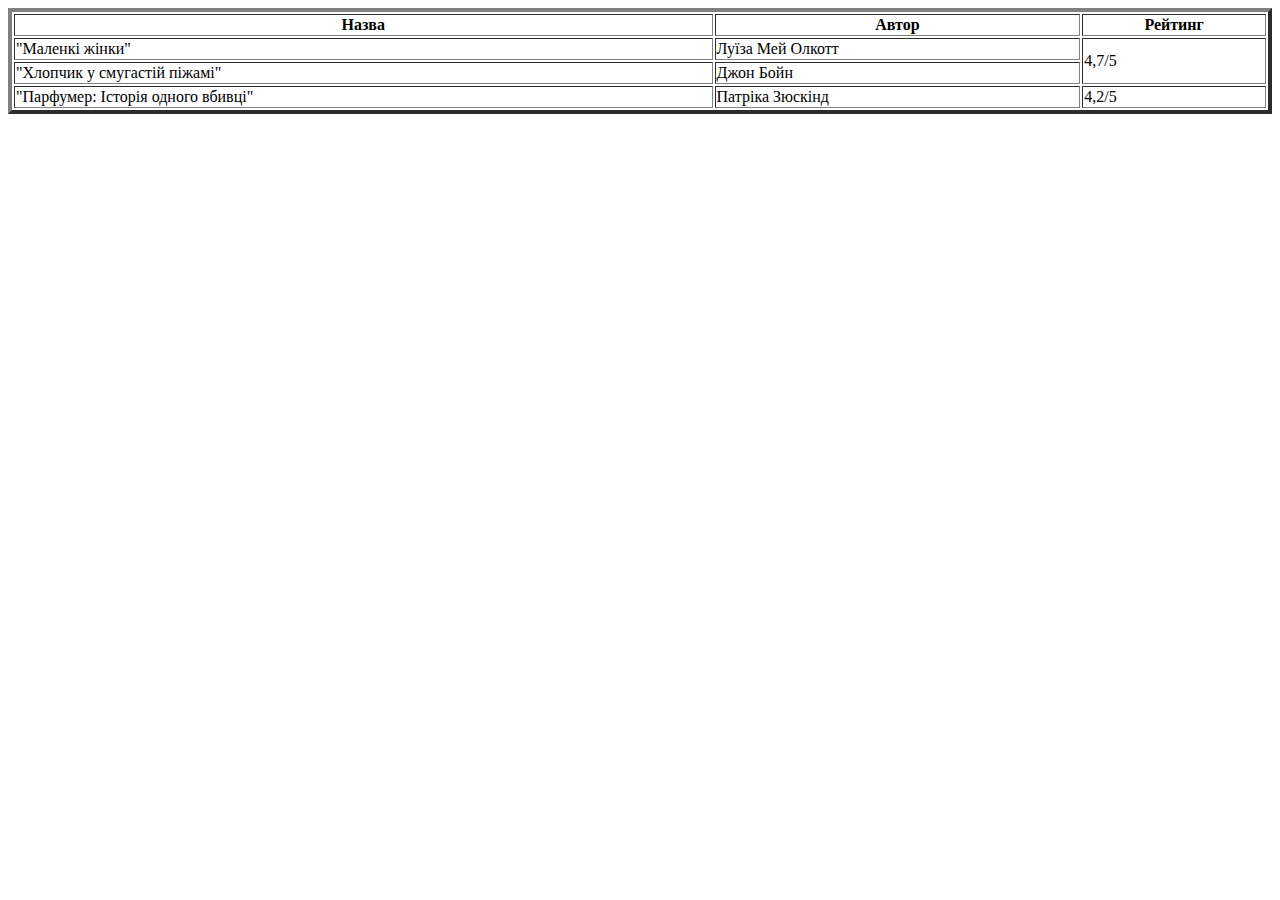
<file: 02/table.html>
<html> 
    <head>
        <title>Table</title>
    </head>
    <body>
<table border="4" style="width: 100%;">
    <thead>
        <tr>
            <th>Назва</th>
            <th>Автор</th>
            <th>Рейтинг</th>
        </tr>
    </thead>
    
    <tbody>
        <tr>
            <td>"Маленкi жiнки"</td>
            <td>Луїза Мей Олкотт</td>
            <td rowspan="2">4,7/5</td>
        </tr>
        <tr>
            <td>"Хлопчик у смугастій піжамі"</td>
            <td>Джон Бойн</td>
        </tr>
        <tr>
            <td>"Парфумер: Історія одного вбивці"</td>
            <td>Патріка Зюскінд</td>
            <td>4,2/5</td>
        </tr>
    </tbody>
</table> 
</body>
</html>
</file>
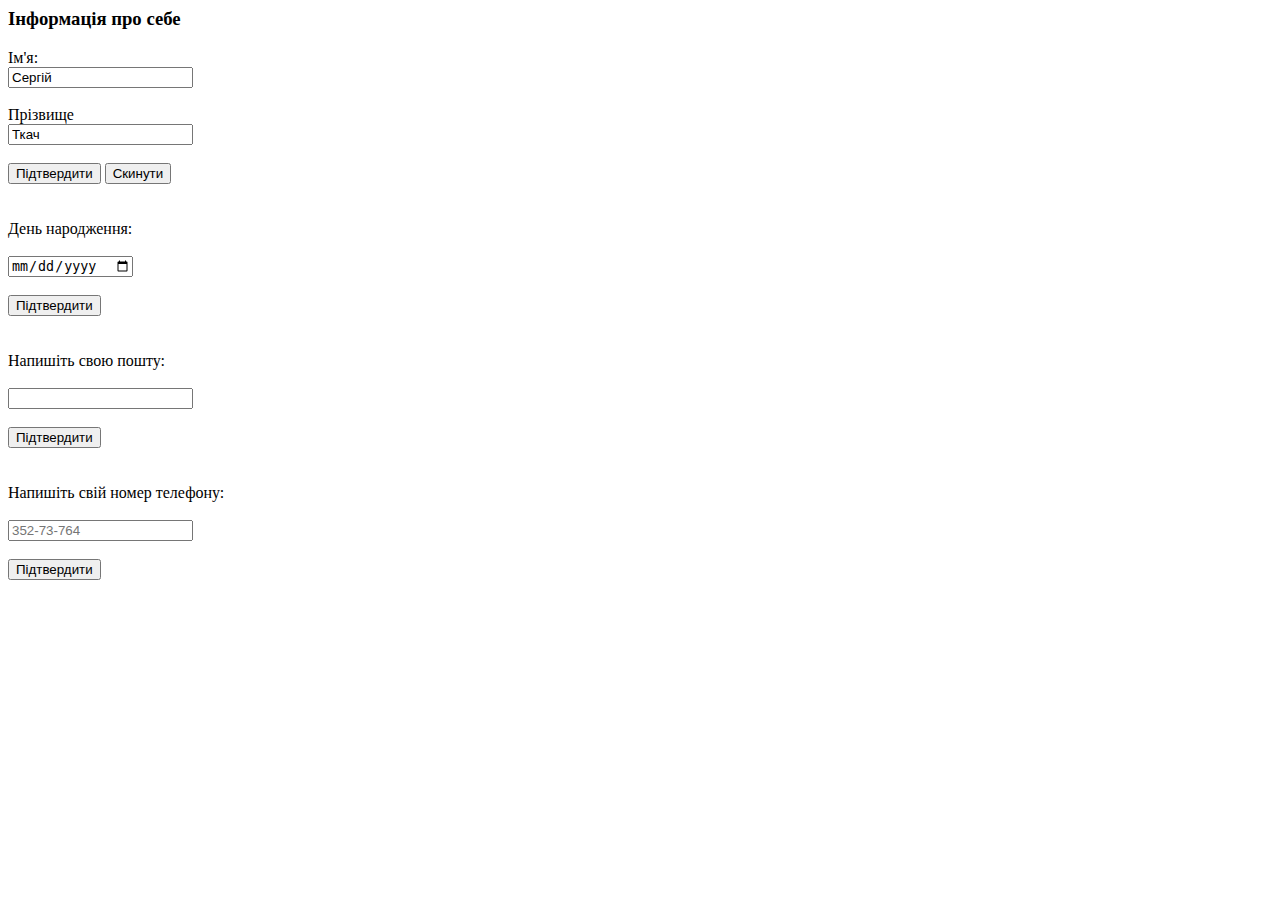
<file: 03/inputs.html>
<html>
<head><title>Document</title></head>
<body>
   <h3>Інформація про себе</h3>

   <form action="/action-page.php">
    <label for="fname">Ім'я:</label>
<br>
<input type="text" id="fname" name="fname" value="Сергій"><br><br>
<label for="lname">Прізвище</label><br>
<input type="text" id="lname" name="lname" value="Ткач"><br><br>
<input type="submit" value="Підтвердити">
<input type="reset" value="Скинути"><br><br><br>
   
<label for="birthday">День народження:</label><br><br>
<input type="date" id="birthday" name="birthday"><br><br>
<input type="submit" value="Підтвердити"><br><br><br>

<label for="email">Напишіть свою пошту:</label><br><br>
<input type="email" id="email" name="email"><br><br>
 <input type="submit" value="Підтвердити"><br><br><br>

<label for="phone">Напишіть свій номер телефону:</label><br><br>
<input type="tel" id="phone" name="phone" placeholder="352-73-764" pattern="[0-9]{3}-[0-9]{2}-[0-9]{3}" required><br><br>
<input type="submit" value="Підтвердити">
</form>
</body>
</html>
</file>
<file: 04/style.css>
*{
    box-sizing: border-box;
}
body{
    margin: 0px;
    padding: 120px 96px;
}
.title{
    color: black;
font-family: Raleway;
font-size: 80px;
font-style: normal;
font-weight: 700;
line-height: 96px;
letter-spacing: -0.8px
}
.item{
    color: black;
    font-family: Raleway;
    font-size: 56px;
    font-style: normal;
    font-weight: 600;
    line-height: 64px;
    letter-spacing: -0.56px; 
    margin-top: 96px;
    margin-right: 0px;
    margin-bottom: 24px;
    margin-left: 0px;
}
.style-text{
    color: black;
font-family: Raleway;
font-size: 32px;
font-style: normal;
font-weight: 400;
line-height: 40px;
letter-spacing: -0.32px;
margin-top: 24px;
margin-right: 0px;
margin-bottom: 64px;
margin-left: 0px;
}
.item1{
    color: black;
font-family: Raleway;
font-size: 56px;
font-style: normal;
font-weight: 600;
line-height: 64px;
letter-spacing: -0.56px;
margin-top: 64px;
margin-right: 0px;
margin-bottom: 24px;
margin-left: 0px;
}
.style-text1{
    color: black;
font-family: Raleway;
font-size: 32px;
font-style: normal;
font-weight: 400;
line-height: 40px;
letter-spacing: -0.32px;
margin: 24px 0px;
}
.item2{
color: black;
font-family: Raleway;
font-size: 56px;
font-style: normal;
font-weight: 600;
line-height: 64px;
letter-spacing: -0.56px;
margin-top: 88px;
margin-right: 0px;
margin-bottom: 24px;
margin-left: 0px;
}
.item3{
    color: black;
font-family: Raleway;
font-size: 56px;
font-style: normal;
font-weight: 600;
line-height: 64px;
letter-spacing: -0.56px;
margin-top: 112px;
margin-right: 0px;
margin-bottom: 24px;
margin-left: 0px;
}
</file>
<file: 05/page.css>
*{
    box-sizing: border-box;
}
body{
    margin: 0px;
    font-family: Roboto;
}
.header{
    background-color: #FFF;;
    padding-top: 65px;
    padding-right: 0px;
    padding-bottom: 60px;
    padding-left: 0px;
}
.header-container{
    width: 800px;
    margin: 0 auto;
    
}
.logo{
    display: inline-block;
    width: 395px;
}
.social{
    display: inline-block;
    width: 395px;
    text-align: right;
}
.social a:first-child{
    margin-right: 17px;
}
.social a:last-child{
    margin-right: 0px;
}
.main-section{
    background-color: #FAC960;
    padding: 110px 0px;
    color: #8A6D2F;
    text-align: center;
    font-size: 44px;
    font-style: normal;
    font-weight: 400;
    line-height: 54px;

}
.email{
    display: inline-block;
    border-radius: 2px 0px 0px 2px;
    background: #FFF;
    padding-top: 15px;
    padding-right: 194px;
    padding-bottom: 16px;
    padding-left: 36px;
    width: 560px;
    height: 54px;
    border-style: none;
    color: #999;
    text-align: center;
    font-size: 30px;
    font-style: normal;
    font-weight: 400;
    line-height: 54px;
}
.button{
    width: 240px;
    height: 54px;
    border-radius: 0px 2px 2px 0px;
    background: #A8863D;
    color: #FFF;
    font-size: 30px;
    font-style: normal;
    font-weight: 400;
    border-style: none;
}
.section-spase-info{
    background: #F2F2F2;
    padding-top: 77px;
    padding-right: 0px;
    padding-bottom: 81px;
    padding-left: 0px;
}
.title-spase-info{
    color: rgba(0, 0, 0, 0.56);
    text-align: center;
    font-size: 37px;
    font-style: normal;
    font-weight: 400;
    line-height: 36px;
}
.spase-info-text{
    color: rgba(0, 0, 0, 0.40);
    text-align: center;
    font-size: 23px;
    font-style: normal;
    font-weight: 400;
    line-height: 30px;
}
.img-infinity{
    width: 187px;
    height: 96px;
    display: block;
    margin: 56px auto; 
}
.section-mob-access{
    background: #FFF;;
    padding-top: 88.6px;
    padding-right: 0px;
    padding-bottom: 21.81px;
    padding-left: 0px;
}
.title-mob-access{
    color: rgba(0, 0, 0, 0.56);
    text-align: center;
    font-size: 37px;
    font-style: normal;
    font-weight: 400;
    line-height: 36px;
}
.mob-access-text{
    color: rgba(0, 0, 0, 0.40);
text-align: center;
font-size: 23px;
font-style: normal;
font-weight: 400;
line-height: 30px;
}
.img-tel{
    width: 190px;
    height: 354.567px;
    display: block;
    margin: 32px auto; 
}
.section-friends{
    background: #FAC960;
    padding-top: 54px;
    padding-right: 0px;
    padding-bottom: 107px;
    padding-left: 0px;
}
.title-friends{
    color: #8A6D2F;
    text-align: center;
    font-size: 37px;
    font-style: normal;
    font-weight: 400;
    line-height: 36px;
}
.friends-text{
    color: rgba(0, 0, 0, 0.40);
text-align: center;
font-size: 22px;
font-style: normal;
font-weight: 400;
line-height: 30px;
}
.friends{
    width: 61px;
    height: 22px;
    background: #FFFFFF;
    color:#758696 ;
    border-radius: 3px;
    border: 1px solid #758696;
    background: #FFF;
    display: block;
    margin: 33px auto; 
    text-align: center;
}
.footer{
    text-align: center;
}
.footer-container{
    width: 1440px;
    margin: 0 auto;
}
.logo-footer{
    width: 37px;
    display: block;
    margin-top: 81px;
    margin-right: auto;
    margin-bottom: 24px;
    margin-left: auto; 
}
.social-footer a {
    margin-right: 22px;
    display: inline-block;
    text-align: center;
}
.social-footer a:last-child{
    margin-right: 0;
}
</file>
<file: Designcafe/main.css>
:root{
--first-font: 'Noto Sans Georgian';
--second-font: 'Noto Sans Gothic'; 
--third-font: 'Shadows Into Light';
}
html{
    font-size: 16px;
}
body{
    margin: 0 auto;
}
header{
    background: #668E68;
    font-family: var(--second-font);
}
.logo{
    font-family: var(--first-font);
    font-size: 2.75rem;
    font-style: normal;
    font-weight: 400;
    line-height: normal;
}
.cover{
    background: url(images/coffee\ 1.png);
    background-size: cover;
    background-repeat: no-repeat;
    background-position: center;
}
.title{
    text-shadow: 2px 2px 2px rgba(0, 0, 0, 0.70);
    font-family: var(--third-font);
    font-style: normal;
    font-weight: 400;
    font-size: 110px;
    line-height: normal;
    padding-top: 10.69rem;  
    padding-bottom: 10.75rem;
}
.menu{
    font-family: var(--third-font);  
    color: #000;
    font-size: 2.5rem;
    font-style: normal;
    font-weight: 400;
    line-height: 2.1875rem; 
}
.menu-jap{
    font-family: var(--second-font);
    color: #000;
    font-size: 1.25rem;
    font-style: normal;
    font-weight: 500;
    line-height: 2.1875rem;    
}
.pic{
    border: 9px solid #81613B;
    min-width: 300px;
    z-index: 1;
    position: relative;
    height: 427px;
}
.name-elements{
    background: rgba(255, 255, 255, 0.80);   
    font-family: var(--first-font);
    font-size: 26px;
    font-style: normal;
    font-weight: 400;
    line-height: normal;
    z-index: 10;
    width: 21.875rem;
    height: 5.6875rem;
    position: relative;
    bottom: 91px;
    left: 37px;
    
}
.button{
    background: #668E68;
    border-style: none;
    font-family: var(--second-font);
    font-size: 16px;
    font-style: normal;
    font-weight: 500;
    line-height: normal; 
    margin-bottom: 3.87rem; 
    margin-top: 2.24rem;  
}
.info-block{
    background: url(images/cafe\ 1.png);
    background-size: cover;
    background-repeat: no-repeat;
    background-position: center;
    padding-top: 8.62rem;
}
.about{
    color: #FFF;
    font-family: var(--third-font);
    font-size: 2.5rem;
    font-style: normal;
    font-weight: 400;
    line-height: 2.1875rem;
    text-shadow: 2px 2px 2px rgba(0, 0, 0, 0.70);   
}
.about-logo{
    color: #FFF;
    font-family: var(--second-font);
    font-size: 1.25rem;
    font-style: normal;
    font-weight: 500;
    line-height: 2.1875rem; 
    margin-bottom: 2rem;   
}
.info{
    width: 19%;
    text-shadow: 2px 2px 2px rgba(0, 0, 0, 0.70);
    font-family: var(--second-font);
    font-size: 20px;
    font-style: normal;
    font-weight: 500;
    line-height: 26px;
    margin: 0 auto;   
}
.info-btn{
    margin-top: 3.75rem;
    margin-bottom: 9.19rem;
}
.news-block{
    background: rgba(129, 97, 59, 0.20);
    padding-top: 5.19rem;
    padding-bottom: 5rem;
}
.news-jap{
    font-family: var(--second-font);
    font-size: 1.25rem;
    font-style: normal;
    font-weight: 500;
    line-height: 2.1875rem;
    margin-bottom: 3.87rem;
}
.news{
    font-family: var(--third-font);
    font-size: 2.5rem;
    font-style: normal;
    font-weight: 400;
    line-height: 2.1875rem;
}
.dates{
    border: 1px solid #668E68;   
    font-family: var(--second-font);
    font-size: 1rem;
    font-style: normal;
    font-weight: 500;
    line-height: normal; 
    width: 58%;
    margin: 0 auto;
    padding: 1.25rem;
}
.f-date{
    gap: 2rem;
}
.l-date{
    gap: 1.37rem;
}
.contacts{
    font-family: var(--second-font);
    font-size: 1rem;
    font-style: normal;
    font-weight: 500;
    line-height: 1.5625rem; 
}
.rights{
    text-align: right;
    font-family: var(--first-font);
    font-size: 1rem;
    font-style: normal;
    font-weight: 400;
    line-height: normal; 
}
.f-btn{
    position: relative;
    bottom: 0px;
    left: 98%;
}
@media(max-width:1399px){
    .name-elements{
        left: 0px;
    }
    .pic{
        height: 366px;
    }
}
@media(max-width:1199px){
    .name-elements{
        left: 0px;
        width: 19.875rem;
    }
    .pic{
        height: 309px;
    }
    .f-btn{
        left: 96%;
    }
}
@media(max-width:991px){
    .name-elements{
        left: 30%;
        width: 21.875rem;
    }
    .info{
        width: 35%;
    }
}

@media(max-width:793px){
    .name-elements{
        left: 28%;
    }
}
@media(max-width:769px){
   .header-inside{
    flex-direction: column;
   }
   .logo{
    justify-content: center;
   }
   .list{
    justify-content: center;
   }
}
@media(max-width:757px){
    .name-elements{
        left: 26%;
    }
}
@media(max-width:705px){
    .name-elements{
        left: 24%;
    }
}
@media(max-width:613px){
    .name-elements{
        left: 20%;
    }
    .footer{
        flex-direction: column;
    }
    .contacts{
        text-align: center;
        margin-bottom: 2.94rem;
    }
    .rights{
        text-align: center; 
    }
    .f-btn{
        left: 78%;
        bottom: 44px;   
    }
    .f-date{
       flex-direction: column; 
       gap: 0.31rem;
    }
    .l-date{
       flex-direction: column;
       gap: 0.31rem;
    }
}
@media(max-width:555px){
    .name-elements{
        left: 15%;
    }
    .f-btn{
        left: 80%;   
    }
}
@media(max-width:524px){
    .f-btn{
        left: 84%;   
    }
    .title{
        font-size: 95px;
    }
}
@media(max-width:468px){
    .name-elements{
        width: 19.875rem;
        left: 12%;
    }
    .f-btn{
        left: 87%;   
    }
    .info{
        width: 50%;
    }
}
@media(max-width:425px){
    .f-btn{
        left: 90%;   
    }
    .list{
        display: none;
    }
    .logo{
        justify-content: flex-start;
    }
}
@media(max-width:410px){
    .name-elements{
        left: 9%;
    }
}
@media(max-width:380px){
    .name-elements{
        left: 5%;
    }
}
@media(max-width:366px){
    .f-btn{
        left: 95%;
    }
}
</file>
<file: hw-06.12/style.css>
*{
    box-sizing: border-box;
}
body{
    margin: 0 auto;
    font-family:'Inter';
    background-image: url(images/Rectangle1.png);
    background-repeat: no-repeat;
    background-size: 100%;
    background-attachment: fixed;
}
.header{
    margin: 0 auto;
    max-width: 92%;
    padding-bottom: 115px;
   display: flex;
   flex-direction: row;
   justify-content: space-between;
}
.logo-container{
    display: flex;
   flex-direction: row;
    padding-top: 70px;
}

.data{
    color: #C8C8C8;
    font-size: 24px;
    font-style: normal;
    font-weight: 500;
    line-height: normal;
    font-family:'Inter';
    text-align: center;
}
.data::before{
    content: "";
    display: inline-block;
    background-color: #FFF;
    width: 4px;
    height: 36px;
    margin-right: 26px;
    margin-left: 16px;
}
.search-container{
    padding-top: 42px;
    display: flex;
    flex-direction: row;
    justify-content: flex-end;
    gap: 45px;
}
.search{
    line-height: 1;
    color: white;
    font-size: 37px;
    padding-top: 24px;
}
.search:hover{
    color: #A7A6A6;
}
.genres{
    padding-bottom: 20px;
    padding-left: 55px;
    color: #FFF;
    font-size: 32px;
    font-style: normal;
    font-weight: 500;
    line-height: normal;
    display: flex;
    flex-direction: row;
    gap: 16px;
}
.genres a{
    text-decoration: none;
    color: #FFF;
}
.drama::after{
    content: "";
    display: inline-block;
    background-color: #FFF;
    width: 3px;
    height: 28px;
    margin-left: 16px;
}
.thriller::after{
    content: "";
    display: inline-block;
    background-color: #FFF;
    width: 3px;
    height: 28px;
    margin-left: 16px;
}
.title{
    color: #FFF;
    font-size: 64px;
    font-style: normal;
    font-weight: 800;
    line-height: normal;
    letter-spacing: 3.52px;
    padding-bottom: 17px;
    padding-left: 55px;
}

.info{
    padding-right: 55px;
    padding-bottom: 8px;
    padding-left: 55px;
    display: flex;
    flex-direction: row;
}
.year{
    color: #FFF;
    font-size: 30px;
    font-style: normal;
    font-weight: 500;
    line-height: normal;
}
.year::after{
    content: "";
    display: inline-block;
    background-color: #FFF;
    width: 3px;
    height: 21px;
    margin-left: 18px;
}
.director{
    color: #FFF;
    font-size: 30px;
    font-style: normal;
    font-weight: 500;
    line-height: normal;
    margin-left: 18px;
    margin-right: 6px;
}
.name{
    color: #A7A6A6;
    font-size: 29px;
    font-style: normal;
    font-weight: 400;
    line-height: normal;
}
.name::after{
    content: "";
    display: inline-block;
    background-color: #FFF;
    width: 3px;
    height: 21px;
    margin-left: 18px;
}
.seasons{
    color: #FFF;
    font-size: 30px;
    font-style: normal;
    font-weight: 500;
    line-height: normal;
    margin-left: 18px;
}
.episodes{
    color: #A7A6A6;
    font-size: 29px;
    font-style: normal;
    font-weight: 400;
    line-height: normal;
    margin-left: 6px;
}
.description{

    color: #A7A6A6;
    font-size: 24px;
    font-style: normal;
    font-weight: 400;
    line-height: 141.523%;
    padding-bottom: 17px;
    padding-left: 55px;
}
.raiting{
    display: flex;
    flex-direction: row;
    padding-bottom: 53px;
    padding-left: 55px;
}
.y-stars{
    line-height: 1;
    color: yellow;
    font-size: 20px;
    display: flex;
    flex-direction: row;
    gap: 14px;
    margin-right: 14px;
}
.e-stars{
    line-height: 1;
    color: white;
    display: flex;
    flex-direction: row;
    font-size: 20px;
    gap: 14px;
}
.buttons{
    padding-left: 55px;
    padding-bottom: 54px;
}
.f-button{

    width: 272px;
    height: 64px;
    border-radius: 10px;
    background: #D40D1F;
    color: #FFF;
    font-size: 22px;
    font-style: normal;
    font-weight: 500;
    line-height: 141.523%;
    border-style: none;
    text-align: center;
}
.f-button:hover{
    background-color: #A7A6A6;
}
.icon-play{
    line-height: 1;
    color: white;
}
.l-button{
    width: 271px;
    height: 64px;
    border-radius: 10px;
    border: 3px solid #FFF;
    color: #FFF;
    font-size: 22px;
    font-style: normal;
    font-weight: 500;
    line-height: 141.523%;
    background: url(images/Rectangle1.png), lightgray 50% / cover no-repeat;
    text-align: center;
    margin-left: 50px;
}
.popular{
    width: 965px;
    padding-bottom: 32px;
    padding-left: 55px;
    display: flex;
    flex-direction: row;
    
} 
.text{
    color: #FFF;
    font-size: 22px;
    font-style: normal;
    font-weight: 800;
    line-height: 144.523%;
    letter-spacing: 2.97px;
    display: flex;
    flex: 496px;
}
.arrow{
    display: flex;
    flex: 496px;
    justify-content: flex-end;
    gap: 30px;
}
.f-arrow ,
.l-arrow{
    display: flex;
    line-height: 1;
    color: white;
    font-size: 30px;
}
.f-arrow:hover{
    color: #A7A6A6;
}
.l-arrow:hover{
    color: #A7A6A6;
}
.movies{
    padding-left: 55px ;
    padding-bottom: 49px;
    display: flex;
    flex-direction: row;
    gap: 40px;
}
.age-f{
    width: 174px;
    height: 66px;
    color: #FFF;
    font-size: 24px;
    font-style: normal;
    font-weight: 500;
    line-height: 141.523%;
    position: fixed;
    bottom: 120px;
    right: 0px;
    background: rgba(255, 255, 255, 0.49);
    padding-left: 26px;
    padding-top: 15px;
    text-align: center;
}
.age-l{
    width: 33px;
    height: 66px;
    background: #D40D1F;
    position: fixed;
    bottom: 120px;
    right: 141px;
}
</file>
<file: Indodesia/style.css>
*{
    box-sizing: border-box;
}
body{
    max-width: 1920px;
    margin: 0 auto;
    font-family: 'Open Sans';
    background-image: linear-gradient(330deg, rgba(0, 0, 0, 0.00) 31.06%, #000 108.93%), url(images/Rectangle1\(1\).png);
    background-repeat: no-repeat;
    background-size: 100%;
}
.header{
    padding-top: 64px;
    padding-right: 85px;
    padding-left: 85px;
    display: flex;
    flex-direction: row;
    justify-content: space-between;
}
.query{
    color: var(--Wei, #FFF);
    font-size: 24px;
    font-style: normal;
    font-weight: 700;
    line-height: normal;
    letter-spacing: 0.24px;
    text-transform: capitalize;
    display: flex;
    flex-direction: row;
}
.header-info a{
    color: #FFF;
    font-size: 18px;
    font-style: normal;
    font-weight: 600;
    line-height: normal;
    text-decoration: none;
    margin-right: 50px;
    
}
.header-info:last-child{
    margin-left: 0px;
}
.search{
    color: #FFF;
    font-size: 17px;
    font-style: normal;
    font-weight: 400;
    line-height: normal;
    display: flex;
    flex-direction: row;
}
.img-search{
    line-height: 1;
    margin-right: 14px;
}
.img-search:hover{
    color: grey;
}
.cover{
    padding-left: 79px;
    display: flex;
    flex-direction: row;
}
.social-text{
    color: #FFF;
    font-size: 18px;
    font-style: normal;
    font-weight: 600;
    line-height: normal;
    writing-mode: vertical-lr;
    margin-top: 268px;
}
.social-cover{
    gap: 20px;
    display: flex;
    flex-direction: column;
}
.main-cover{
    display: flex;
    flex-direction: row;
}
.top-title{
    color: #FFC178;
    font-size: 18px;
    font-style: normal;
    font-weight: 700;
    line-height: normal;
    letter-spacing: 6px;
    text-transform: uppercase;
    margin-left: 396px;
    margin-top: 196px;
}
.top-title::before{
    content: "";
    display: inline-block;
    background: #FFC178;
    width: 72px;
    height: 2px;
    margin-right: 26px;
}
.main-title{
    color: var(--Wei, #FFF);
    font-size: 88px;
    font-style: normal;
    font-weight: 400;
    line-height: 100px;
    text-transform: capitalize;
    margin-left: 396px;
    margin-top: 32px;   
}
.span{
    color: var(--Wei, #FFF);
    font-size: 96px;
    font-style: normal;
    font-weight: 700;
    line-height: 100px;
    text-transform: capitalize;
}
.center-text{
    color: #FFF;
    font-size: 18px;
    font-style: normal;
    font-weight: 600;
    line-height: normal;
    text-align: center;
    margin-top: 125px;
    margin-bottom: 500px;
}
.info-1{
    background-color: black;
    padding-right: 150px;
    padding-left: 150px;
    padding-bottom: 200px;
    display: flex;
    flex-direction: row;
}
.section-1{
    margin-left: 232px;
    margin-bottom: 250px;
}
.info-top-1{
    color: var(--Accent, #FBD784);
    font-size: 18px;
    font-style: normal;
    font-weight: 700;
    line-height: normal;
    letter-spacing: 6px;
    text-transform: uppercase;
    position: relative;
    margin-bottom: 27px;
}
.info-top-1::before{
    content: "";
    display: inline-block;
    background: #FFC178;
    width: 72px;
    height: 2px;
    margin-right: 24px;
    position: absolute;
    top: 50%;
    right: 100%;
}
.info-title-1{
    color: #FFF;
    font-size: 64px;
    font-style: normal;
    font-weight: 700;
    line-height: normal;
    margin-bottom: 27px;
}
.info-text-1{
    color: #FFF;
    font-size: 18px;
    font-style: normal;
    font-weight: 600;
    line-height: 32px;
    margin-bottom: 27px;
}
.info-next{
    color: var(--Accent, #FBD784);
    font-size: 18px;
    font-style: normal;
    font-weight: 700;
    line-height: normal;
    text-decoration: none;
}
.info-2{
    
}
</file>
<file: Indonesia page/style.css>
:root{--main-font: "Open Sans";--second-font: "DM Sans"}*{box-sizing:border-box}html{font-size:16px}body{margin:0 auto}.cover-container{background-image:linear-gradient(330deg, rgba(0, 0, 0, 0) 31.06%, #000 108.93%),url(images/Rectangle1\(1\).png);background-repeat:no-repeat;background-size:cover;background-position:center center;position:relative;z-index:1}.cover-container::before{content:"";z-index:10;width:100%;height:100%;display:block;position:absolute;background:linear-gradient(0deg, #000 0%, rgba(0, 0, 0, 0) 77.78%)}.header{margin:0 auto;padding-top:3.63rem;width:91%;display:flex;flex-direction:row;justify-content:space-between}.header .qwery{color:#fff;font-family:var(--main-font);font-size:1.5rem;font-style:normal;font-weight:700;line-height:normal;letter-spacing:.015rem;text-transform:capitalize}.header .header-info{display:flex;align-items:flex-end;gap:3.12rem}.header .header-info a{color:#fff;font-family:var(--main-font);font-size:1.125rem;font-style:normal;font-weight:600;line-height:normal;text-decoration:none}.header .search{color:#fff;font-family:var(--main-font);font-size:1.0625rem;font-style:normal;font-weight:400;line-height:normal;display:flex}.header .search p{align-self:center}.header .search .img-search{display:flex;align-self:center;line-height:1;margin-right:14px}.header .search .img-search:hover{color:gray}.cover-section{display:flex;flex-direction:column}.cover-section .cover{display:flex;flex-direction:row;gap:20%}.cover-section .cover .social-cover{gap:20px;display:flex;flex-direction:column;padding-left:4.94rem;margin-top:16.75rem}.cover-section .cover .social-cover .social-text{color:#fff;font-family:var(--main-font);font-size:1.125rem;font-style:normal;font-weight:600;line-height:normal;writing-mode:vertical-lr}.cover-section .cover .main-cover{margin-top:12.25rem;display:flex;flex-direction:column;width:100%}.cover-section .cover .main-cover .top-title{color:#ffc178;font-family:var(--main-font);font-size:1.125rem;font-style:normal;font-weight:700;line-height:normal;letter-spacing:.375rem;text-transform:uppercase;margin-bottom:2rem;display:flex}.cover-section .cover .main-cover .top-title::before{content:"";display:flex;background:#ffc178;width:72px;height:2px;margin-right:26px;align-self:center}.cover-section .cover .main-cover .main-title{color:#fff;font-family:var(--main-font);font-size:5rem;font-style:normal;font-weight:400;line-height:6.25rem;text-transform:capitalize}.cover-section .cover .main-cover .main-title .bold-word{color:#fff;font-family:var(--main-font);font-size:6rem;font-style:normal;font-weight:700;line-height:6.25rem;text-transform:capitalize}.cover-section .center-text{color:#fff;font-family:var(--main-font);font-size:1.125rem;font-style:normal;font-weight:600;line-height:normal;text-align:center;margin-top:7.87rem;margin-bottom:45.69rem}main{background-color:#000}main .info-1{margin:0 auto;width:90%;margin-bottom:17.62rem}main .info-1 .info-img-1{float:left;margin-right:12%;width:40%;max-width:500px;padding-bottom:20px}main .info-1 .section-1{padding-top:5.25rem}main .info-1 .section-1 .info-top-1{color:#fbd784;font-family:var(--main-font);font-size:1.125rem;font-style:normal;font-weight:700;line-height:normal;letter-spacing:.375rem;text-transform:uppercase;display:flex;margin-bottom:1.69rem}main .info-1 .section-1 .info-top-1::before{content:"";display:flex;background:#ffc178;width:72px;height:2px;margin-right:24px;align-self:center}main .info-1 .section-1 .info-title-1{color:#fff;font-family:var(--main-font);font-size:4rem;font-style:normal;font-weight:700;line-height:normal;margin-bottom:1.69rem}main .info-1 .section-1 .info-text-1{color:#fff;font-family:var(--main-font);font-size:1.125rem;font-style:normal;font-weight:600;line-height:2rem;padding-bottom:1.69rem}main .info-1 .section-1 .info-next{color:#fbd784;font-family:var(--main-font);font-size:1.125rem;font-style:normal;font-weight:700;line-height:normal;text-decoration:none}main .info-1 .section-1 .info-next .more{margin-left:5px}.info-2{margin:0 auto;width:90%;min-width:90%;height:150vh}.info-2 .info-2-img{position:relative;z-index:1;width:100%}.info-2 .content-inside{position:relative;z-index:2;padding-top:30rem;width:90%;margin:0 auto;bottom:937px}.info-2 .content-inside .arrows{display:flex;flex-direction:row;justify-content:space-between;margin-bottom:2.52rem}.info-2 .content-inside .arrows .arrow{color:#fff}.info-2 .content-inside .arrow:hover{color:gray}.info-2 .content-inside .info-top-2{color:#fbd784;font-family:var(--main-font);font-size:1.125rem;font-style:normal;font-weight:700;line-height:normal;letter-spacing:.375rem;text-transform:uppercase;display:flex;justify-content:center;margin-bottom:1.51rem}.info-2 .content-inside .info-top-2::before{content:"";display:flex;background:#ffc178;width:72px;height:2px;margin-right:26px;align-self:center}.info-2 .content-inside .info-top-2::after{content:"";display:flex;background:#ffc178;width:72px;height:2px;margin-left:26px;align-self:center}.info-2 .content-inside .info-title-2{color:#fff;font-family:var(--main-font);text-align:center;font-size:4rem;font-style:normal;font-weight:700;line-height:normal;margin-bottom:1.69rem}.info-2 .content-inside .info-text-2{color:#fff;font-family:var(--main-font);text-align:center;font-size:1.125rem;font-style:normal;font-weight:600;line-height:2rem;margin-bottom:2.44rem}.info-2 .content-inside .info-next{color:#fbd784;font-family:var(--main-font);font-size:1.125rem;font-style:normal;font-weight:700;line-height:normal;text-decoration:none;display:flex;justify-content:center;padding-bottom:2.6rem}.info-2 .content-inside .more{margin-left:5px}.info-3{width:90%;margin:0 auto;margin-bottom:15.62rem}.info-3 .info-img-3{float:right;width:40%;margin-left:12%;max-width:500px;padding-bottom:20px}.info-3 .info-top-3{color:#fbd784;font-family:var(--main-font);font-size:1.125rem;font-style:normal;font-weight:700;line-height:normal;letter-spacing:.375rem;text-transform:uppercase;display:flex;padding-top:7.2rem;margin-bottom:1.69rem}.info-3 .info-top-3::before{content:"";display:flex;background:#ffc178;width:72px;height:2px;margin-right:26px;align-self:center}.info-3 .info-title-3{font-family:var(--main-font);color:#fff;font-size:4rem;font-style:normal;font-weight:700;line-height:normal;margin-bottom:1.69rem}.info-3 .info-text-3{color:#fff;font-family:var(--main-font);font-size:1.125rem;font-style:normal;font-weight:400;line-height:2rem;margin-bottom:1.69rem}.info-3 .info-next{color:#fbd784;font-family:var(--main-font);font-size:1.125rem;font-style:normal;font-weight:700;line-height:normal;text-decoration:none;margin-bottom:2.6rem;display:flex;flex-direction:row}.info-3 .more{margin-left:5px}.button{margin:0 auto;display:flex;flex-direction:row;justify-content:space-between;width:90%;padding-bottom:2.97rem;border-bottom:1px solid #fff}.button .left-container{color:#fff;font-family:var(--main-font);font-size:3rem;font-style:normal;font-weight:700;line-height:normal;letter-spacing:.03rem;text-transform:capitalize;display:flex;align-items:flex-end}.button .right-container{display:flex;flex-direction:row;justify-content:center;gap:3.47rem}.button .right-container .question{color:#fff;font-family:var(--second-font);font-size:1.375rem;font-style:normal;font-weight:400;line-height:normal;letter-spacing:-0.01875rem;align-self:center}.button .right-container button{color:#000;font-family:var(--second-font);font-size:1.0625rem;font-style:normal;font-weight:700;line-height:normal;border-radius:.5rem;background:#ffa343;border:none;padding:1.5rem 4.35rem}footer{margin:0 auto;background-color:#000;padding-top:3.45rem;padding-left:5%;padding-right:5%}footer .top-footer{display:flex;flex-direction:row;margin-bottom:8.53rem}footer .top-footer .check-in .f-text{color:#fff;font-family:var(--main-font);font-size:2.25rem;font-style:normal;font-weight:700;line-height:normal;letter-spacing:-0.01875rem;margin-bottom:3.12rem}footer .top-footer .check-in .input{display:flex;flex-direction:row}footer .top-footer .check-in .input .email{display:inline-block;color:#fff;font-family:var(--second-font);font-size:.9375rem;font-style:normal;font-weight:400;line-height:normal;letter-spacing:-0.01281rem;background:#000;border-style:none;display:inline-block;padding-top:1.19rem;padding-right:18.1rem;padding-bottom:1.87rem;padding-left:.93rem;width:25rem;height:4rem;border-bottom:1px solid #fff}footer .top-footer .check-in .input .button-email{width:4rem;height:4rem;background:orange;border-style:none;border-radius:10px 10px 0px 0px}footer .top-footer .navigation{display:flex;flex-direction:row;gap:5rem;margin-left:15%}footer .top-footer .navigation .column{display:flex;flex-direction:column;gap:40px}footer .top-footer .navigation .column a{color:#fff;font-family:var(--main-font);font-size:1.1875rem;font-style:normal;font-weight:400;letter-spacing:-0.01281rem;text-decoration:none}footer .top-footer .navigation .column .column a:hover{color:#ffd1a0}footer .top-footer .navigation .column .column-title{color:#ffd1a0;font-family:var(--main-font);font-size:1.25rem;font-style:normal;font-weight:700;letter-spacing:-0.0145rem}footer .bottom-footer{display:flex;flex-direction:row;justify-content:space-between;padding-left:1rem;margin-bottom:10rem}footer .bottom-footer .footer-info{display:flex;gap:2.15rem}footer .bottom-footer .footer-info a{text-decoration:none;color:#fff;font-family:var(--second-font);font-size:.9375rem;font-style:normal;font-weight:400;line-height:normal;letter-spacing:-0.01281rem}footer .copyright{color:#fff;text-align:center;font-family:var(--main-font);font-size:1.125rem;font-style:normal;font-weight:600;line-height:2rem;padding-bottom:7.37rem}@media(max-width: 1300px){main .info-2 .content-inside .info-title-2{font-size:3rem}main .info-1 .section-1 .info-title-1{font-size:3rem}main .info-3 .info-title-3{font-size:3rem}}@media(max-width: 1104px){.cover-section .cover .main-cover .top-title{font-size:1rem}.cover-section .cover .main-cover .main-title{font-size:4rem}.cover-section .cover .main-cover .main-title .bold-word{font-size:5rem}footer .top-footer .check-in .f-text{font-size:25px}footer .top-footer .check-in .input .email{padding-right:0rem;width:20rem;height:3rem}footer .top-footer .check-in .input .button-email{width:3rem;height:3rem}footer .top-footer .navigation .column{gap:35px}footer .top-footer .navigation .column a{font-size:14px}footer .top-footer .navigation .column .column-title{font-size:1rem}}@media(max-width: 1104px)and (max-width: 1150px){.cover-container::before{background:linear-gradient(0deg, #000 0%, rgba(0, 0, 0, 0) 60%)}.cover-section .center-text{margin-top:5rem;margin-bottom:30rem}}@media(max-width: 1104px)and (max-width: 1050px){.cover-section .center-text{margin-bottom:25rem}main .info-1 .section-1{padding-top:0px}main .info-1 .section-1 .info-top-1{font-size:1rem}main .info-1 .section-1 .info-title-1{font-size:3rem}main .info-1 .section-1 .info-text-1{font-size:1rem}main .info-1 .section-1 .info-next{font-size:1rem}main .info-2 .content-inside .info-top-2{font-size:1rem}main .info-2 .content-inside .info-title-2{font-size:3rem}main .info-2 .content-inside .info-text-2{font-size:1rem}main .info-2 .content-inside .info-next{font-size:1rem}main .info-3 .info-top-3{padding-top:0px;font-size:1rem}main .info-3 .info-title-3{font-size:3rem}main .info-3 .info-text-3{font-size:1rem}main .info-3 .info-next{font-size:1rem}}@media(max-width: 1104px)and (max-width: 932px){.cover-section .cover{gap:10%}main .info-2{height:90vh}main .info-2 .content-inside{bottom:825px}main .info-2 .content-inside .info-title-2{font-size:2rem}main .info-2 .content-inside .info-text-2{font-size:13px}}@media(max-width: 1104px)and (max-width: 888px){.cover-section .center-text{margin-top:2.87rem}footer .top-footer .check-in .f-text{font-size:20px}footer .top-footer .check-in .input .email{width:15rem}footer .top-footer .navigation{margin-left:12%}footer .top-footer .navigation .column{gap:30px}footer .top-footer .navigation .column a{font-size:14px}footer .top-footer .navigation .column .column-title{font-size:1rem}}@media(max-width: 1104px)and (max-width: 821px){.cover-section .cover .main-cover .top-title{font-size:15px}.cover-section .cover .main-cover .main-title{font-size:3rem}.cover-section .cover .main-cover .main-title .bold-word{font-size:4rem}main .info-1 .section-1 .info-top-1{font-size:12px}main .info-1 .section-1 .info-title-1{font-size:2rem}main .info-1 .section-1 .info-text-1{font-size:15px}main .info-1 .section-1 .info-next{font-size:15px}main .info-2 .content-inside{bottom:763px}main .info-2 .content-inside .arrows{display:none}main .info-2 .content-inside .info-top-2{font-size:12px}main .info-2 .content-inside .info-text-2{font-size:15px;line-height:23px;margin-bottom:.44rem}main .info-2 .content-inside .info-next{font-size:15px}main .info-3 .info-top-3{font-size:12px}main .info-3 .info-title-3{font-size:2rem}main .info-3 .info-text-3{font-size:15px}main .info-3 .info-next{font-size:15px}}@media(max-width: 1104px)and (max-width: 770px){.button .left-container{font-size:2rem}.button .right-container{display:flex;flex-direction:row;justify-content:flex-end;gap:3.47rem}.button .right-container .question{font-size:1rem}.button .right-container button{font-size:1rem;padding:1.5rem 3rem}}@media(max-width: 1104px)and (max-width: 750px){footer .top-footer{flex-direction:column;gap:5rem}footer .top-footer .check-in{margin:0 auto;display:flex;flex-direction:column}footer .top-footer .navigation{margin-bottom:1rem;justify-content:center;margin-left:0px}}@media(max-width: 700px){.header{flex-direction:column;gap:2rem}.header .qwery{display:none}.header .header-info{justify-content:center}.header .search{justify-content:center}.cover-section{display:flex;flex-direction:column}.cover-section .cover .social-cover{display:none}.cover-section .cover .main-cover .top-title{justify-content:center;font-size:14px}.cover-section .cover .main-cover .main-title{font-size:3rem;text-align:center}.cover-section .cover .main-cover .main-title .bold-word{font-size:4rem}.cover-section .center-text{margin-bottom:8rem}main .info-1{display:flex;flex-direction:column}main .info-1 .info-img-1{margin:0 auto}main .info-1 .section-1{padding-top:3rem;text-align:center}main .info-1 .section-1 .info-top-1{display:flex;justify-content:center;font-size:15px}main .info-1 .section-1 .info-title-1{font-size:30px}main .info-1 .section-1 .info-text-1{font-size:15px}main .info-1 .section-1 .info-next{font-size:15px}main .info-2 .content-inside .info-top-2{font-size:15px}main .info-2 .content-inside .info-title-2{font-size:30px}main .info-2 .content-inside .info-text-2{font-size:15px}main .info-2 .content-inside .info-next{font-size:15px}main .info-3{display:flex;flex-direction:column;text-align:center}main .info-3 .info-img-3{margin:0 auto}main .info-3 .info-top-3{font-size:15px;padding-top:3rem;justify-content:center}main .info-3 .info-title-3{font-size:30px}main .info-3 .info-text-3{font-size:15px}main .info-3 .info-next{font-size:15px;justify-content:center}main .button{display:block}main .button .left-container{display:none}main .button .right-container{display:flex;justify-content:space-between}main .button .right-container .question{font-size:15px}main .button .right-container button{font-size:15px}}@media(max-width: 642px){main .info-2 .content-inside{bottom:800px}}@media(max-width: 570px){.cover-container::before{background:linear-gradient(0deg, #000 0%, rgba(0, 0, 0, 0) 40%)}footer .bottom-footer{padding-left:0px;flex-direction:column;margin:0 auto;gap:3rem}footer .bottom-footer a{display:flex;justify-content:center;margin-bottom:3rem}footer .bottom-footer .footer-info{gap:2.15rem;justify-content:center}}@media(max-width: 523px){main .info-2 .content-inside{bottom:427px}}@media(max-width: 517px){main .info-2 .content-inside .info-top-2{margin-bottom:.51rem}main .info-2 .content-inside .info-title-2{margin-bottom:.69rem}main .info-2 .content-inside .info-text-2{line-height:21px}}
</file>
<file: KONSTUC/style/main.css>
:root{--main-font: "Open Sans";--second-font: "BebasNeueBold"}html{font-size:16px}*{box-sizing:border-box}body{margin:0 auto}.cover-container{background-image:url(../img/bg.png);background-repeat:no-repeat;background-size:cover;background-position:center}.cover .logo{padding-top:2.56rem;max-width:100px;min-width:100px;margin:0 auto;margin-bottom:19.81rem}.cover .first-text{color:#fff;text-align:center;font-family:var(--second-font);font-size:3.75rem;font-style:normal;font-weight:400;line-height:normal;letter-spacing:.35681rem}.cover .second-text{color:#fff;text-align:center;font-family:var(--main-font);font-size:1rem;font-style:normal;font-weight:600;line-height:normal;margin-bottom:13.81rem}.cover .third-text{color:#fff;text-align:center;font-family:var(--main-font);font-size:.6875rem;font-style:normal;font-weight:600;line-height:normal;letter-spacing:.23125rem;padding-bottom:4.44rem}header{border:1px solid #e6e6e6;background:#fff;display:flex;justify-content:space-between;padding-left:15rem;padding-right:15rem;padding-top:1.5rem;padding-bottom:1.44rem}header nav{display:flex;gap:2.44rem}header nav a{color:#48555b;text-align:center;font-family:var(--main-font);font-size:12px;font-style:normal;font-weight:600;line-height:normal;letter-spacing:1.091px;text-decoration:none}header nav a:hover{color:#00a4e5}.story{background-color:#fff;width:65%;margin:0 auto;padding-top:3.56rem;margin-bottom:7.44rem}.story .block-name-1{color:#48555b;text-align:center;font-family:var(--main-font);font-size:1.125rem;font-style:normal;font-weight:700;line-height:normal;letter-spacing:.14413rem;padding-bottom:.62rem}.story .line{width:50px;border-top:2px solid;color:#00a4e5;margin:0 auto}.story .story-content{margin-top:4rem;display:grid;grid-template-columns:1fr 1fr;-moz-column-gap:78px;column-gap:78px}.story .story-content .block-text .story-text-bold{color:#48555b;font-family:var(--main-font);font-size:1.25rem;font-style:normal;font-weight:700;line-height:normal;letter-spacing:.01175rem;margin-bottom:1.87rem}.story .story-content .block-text .story-text-bold span{color:#16ace8;font-family:var(--main-font);font-size:1.25rem;font-style:normal;font-weight:700;line-height:normal;letter-spacing:.01063rem}.story .story-content .block-text .story-text{color:#48555b;font-family:OpenSans;font-size:.8125rem;font-style:normal;font-weight:400;line-height:1.4375rem;letter-spacing:.01175rem}.story .story-content .pics{display:grid;grid-template-columns:140px 140px 140px;-moz-column-gap:20px;column-gap:20px;position:relative;z-index:1;align-items:center}.story .story-content .pics p{color:#fff;font-family:var(--main-font);font-size:24px;font-style:normal;font-weight:800;line-height:29px;letter-spacing:.188px;position:relative;z-index:2;bottom:200px;left:14px}.capabilities{background-color:#fff;display:grid;grid-template-columns:1fr 2fr;width:65%;margin:0 auto;margin-bottom:4.87rem}.capabilities .left-block .block-name-2{color:#48555b;font-family:var(--main-font);font-size:1.125rem;font-style:normal;font-weight:700;line-height:normal;letter-spacing:.14413rem;padding-bottom:.62rem}.capabilities .left-block .line{width:50px;border-top:2px solid;color:#00a4e5}.capabilities .right-block{display:grid;grid-template-columns:69% 25%;-moz-column-gap:1.97rem;column-gap:1.97rem}.capabilities .right-block .capabilities-text{color:#48555b;font-family:var(--main-font);font-size:.6875rem;font-style:normal;font-weight:400;line-height:1.1875rem;letter-spacing:.0125rem}.capabilities .right-block button{color:#fff;text-align:center;font-family:var(--main-font);font-size:.8125rem;font-style:normal;font-weight:700;line-height:normal;letter-spacing:.03125rem;background:#00a4e5;border-style:none;height:40px}.info-blocks{width:65%;margin:0 auto;padding-bottom:7.19rem;display:flex;flex-direction:row;gap:1.69rem}.info-blocks .block{border:1px solid #e6e6e6;background:#fff;width:31%;padding-top:2.37rem;padding-left:1.38rem;padding-right:2.44rem;padding-bottom:1.44rem}.info-blocks .block .block-img{margin-bottom:1.56rem}.info-blocks .block .block-name{color:#48555b;font-family:var(--main-font);font-size:1rem;font-style:normal;font-weight:700;line-height:1.5rem;letter-spacing:.02669rem;margin-bottom:.81rem}.info-blocks .block .block-text{color:#48555b;font-family:var(--main-font);font-size:.8125rem;font-style:normal;font-weight:400;line-height:1.4375rem;letter-spacing:.01175rem}.propose{background-image:url(../img/bg-2.png);background-repeat:no-repeat;background-size:cover;display:flex;flex-direction:column;justify-content:center;padding-top:7.5rem;padding-bottom:14.44rem}.propose .propose-text{text-align:center;color:#48555b;font-family:var(--main-font);font-size:1.875rem;font-style:normal;font-weight:700;line-height:2.25rem;letter-spacing:.00938rem;margin-bottom:2.19rem}.propose button{margin:0 auto;color:#fff;text-align:center;font-family:var(--main-font);font-size:.8125rem;font-style:normal;font-weight:700;line-height:normal;letter-spacing:.03125rem;background:#00a4e5;border-style:none;padding:.69rem 1.69rem}.sighn-up{background:#171819;display:flex;flex-direction:row;justify-content:center;padding-top:1.87rem;padding-bottom:1.81rem;gap:4.38rem}.sighn-up .sighn-up-text{color:#fff;font-family:var(--main-font);font-size:1.375rem;font-style:normal;font-weight:700;line-height:normal;letter-spacing:.05288rem;display:flex;align-items:flex-end}.sighn-up .input{display:flex;flex-direction:row}.sighn-up .input .email{color:#48555b;font-family:var(--main-font);font-size:.875rem;font-style:normal;font-weight:400;line-height:normal;letter-spacing:.00438rem;background:#fff;border:1px solid #979797;padding-top:.69rem;padding-bottom:.69rem;padding-left:1rem;width:15rem;height:2.5rem}.sighn-up .input .button-email{color:#fff;font-family:var(--main-font);font-size:.8125rem;font-style:normal;font-weight:700;line-height:normal;letter-spacing:.03125rem;background:#00a4e5;border-style:none;padding:.69rem 3.03rem}footer{background:#141a20}footer .footer-main{padding-top:2.62rem;padding-bottom:3.12rem;display:flex;flex-direction:row;justify-content:space-between;width:70%;margin:0 auto}footer .footer-main .company{display:flex;flex-direction:column;width:17%}footer .footer-main .company .company-name{color:#fff;font-family:var(--main-font);font-size:.6875rem;font-style:normal;font-weight:400;line-height:normal;letter-spacing:.05288rem;margin-bottom:1.19rem}footer .footer-main .company .company-text{margin-top:.94rem;color:#fff;font-family:var(--main-font);font-size:.6875rem;font-style:normal;font-weight:400;line-height:1.1875rem;letter-spacing:.05313rem}footer .footer-main .links{display:flex;flex-direction:row;gap:2rem}footer .footer-main .links .column{display:flex;flex-direction:column}footer .footer-main .links .column .links-name{color:#fff;font-family:var(--main-font);font-size:.6875rem;font-style:normal;font-weight:400;line-height:normal;letter-spacing:.05288rem}footer .footer-main .links .column a{text-decoration:none;color:#fff;font-family:var(--main-font);font-size:.6875rem;font-style:normal;font-weight:600;line-height:1.5625rem;letter-spacing:.05288rem}footer .footer-main .contacts .contacts-name{color:#fff;font-family:var(--main-font);font-size:.6875rem;font-style:normal;font-weight:400;line-height:normal;letter-spacing:.05288rem;margin-bottom:.94rem}footer .footer-main .contacts .contacts-text{color:#fff;font-family:var(--main-font);font-size:.6875rem;font-style:normal;font-weight:400;line-height:1rem;letter-spacing:.05288rem}footer .footer-main .social{display:flex;flex-direction:row;gap:1.56rem}@media(max-width: 1115px){.story .story-content{display:block}.story .story-content .block-text{text-align:center}.story .story-content .pics{justify-content:center;margin-top:1rem}}@media(max-width: 1040px){header{padding-left:10rem;padding-right:10rem}.capabilities .right-block{-moz-column-gap:.97rem;column-gap:.97rem}}@media(max-width: 970px){.capabilities{display:block;text-align:center}.capabilities .line{margin:0 auto}.capabilities .right-block{margin-top:1rem}}@media(max-width: 920px){.cover .first-text{font-size:2rem}.cover .second-text{font-size:14px}footer .footer-main{width:80%}}@media(max-width: 830px){header{padding-left:5rem;padding-right:5rem}.info-blocks{flex-direction:column}.info-blocks .block{width:100%;text-align:center}footer .footer-main{flex-direction:column}footer .footer-main .company{width:100%;text-align:center}footer .footer-main .links{margin-top:2rem;text-align:center;justify-content:center}footer .footer-main .contacts{margin-top:2rem;text-align:center}footer .footer-main .social{justify-content:center;margin-top:2rem}}@media(max-width: 700px){.sighn-up{gap:2rem}.sighn-up .sighn-up-text{font-size:15x}.sighn-up .input .email{width:13rem;height:2rem}.sighn-up .input .button-email{font-size:13px;padding:0px}}@media(max-width: 670px){header{padding-left:10px;padding-right:10px}}@media(max-width: 550px){.sighn-up{flex-direction:column;justify-content:center}.sighn-up .sighn-up-text{justify-content:center}.sighn-up .input{justify-content:center}}@media(max-width: 540px){header nav{gap:1rem}}@media(max-width: 500px){.capabilities .right-block{display:flex;align-items:center}}@media(max-width: 437px){header{flex-direction:column}header .logo-black{text-align:center}header nav{margin-top:10px;justify-content:center}.story .story-content .pics{display:flex;flex-wrap:wrap}.capabilities .right-block{flex-direction:column}.capabilities .right-block button{margin-top:10px}}
</file>
<file: teapot.page/style.css>
*{
    box-sizing: border-box;
}
body{
    margin: 0 auto;
    font-family:'Poppins';
    width: 100%;
}
.header{
    width: 100%;
    padding-left: 5%;
    padding-right: 5%;
    margin: 0 auto;
    background: #FFF;
    padding-top: 3%;
    padding-bottom: 2%;
    display: flex;
    flex-direction: row;
    justify-content: space-between;
    flex-wrap: wrap;
    box-shadow: 0px 2px 2px 0px rgba(0, 0, 0, 0.25);
    position: relative;
    z-index: 1;
}
.navigation a{
    color: #000;
    font-size: 14px;
    font-style: normal;
    font-weight: 600;
    line-height: normal;
    letter-spacing: 2.8px;
    text-decoration: none;
    margin-right: 95px;
}
.navigation a:last-child{
    margin-right: 0px;
}
.search a:first-child{
    margin-right: 20px;

}
.search a:nth-child(2){
    margin-right: 20px;
}
.search a:last-child{
    margin-right: 0px;
}
.navigation a:hover{
    border-bottom: 4px solid #000;
    padding-bottom: 6%;
}
section{
    display: flex;
    padding-left: 10%;
    padding-bottom: 8%;
    background-color: #95CFD5;
   
}
.l-container{
    width: 50%;
    padding-top: 13%;
}
.title{
    color: #FFF;
    font-size: 150px;
    font-style: normal;
    font-weight: 700;
    line-height: 150px;
    margin-bottom: 8px;
}
.style-text{
    color: #FFF;
    font-size: 16px;
    font-style: normal;
    font-weight: 500;
    line-height: 24px;
    margin-bottom: 36px;
}
.buttons{
    display: flex;
    flex-direction: row;
    gap: 4%;
    margin-bottom: 64px;
}
.button-f{
    border-radius: 6px;
    background: #000;
    box-shadow: 0px 9px 14px 0px rgba(0, 0, 0, 0.25);
    padding: 14px 92px;
    color: #FFF;
    font-size: 16px;
    font-style: normal;
    font-weight: 500;
    line-height: 24px;
    text-transform: uppercase;
    border-style: none;
}
.button-l{
    display: flex;
    width: 170px;
    height: 49px;
    text-align: center;
    color: #000;
    font-size: 16px;
    font-style: normal;
    font-weight: 500;
    line-height: 24px;
    text-transform: uppercase;
    border-style: none;
    gap: 8px;
    background: #95CFD5;
    align-items: center;
    justify-content: center;
}
.proposed img{
    min-height: 68px;
    min-width: 53px;
    padding-top: 6px;
    padding-right: 11px;
    padding-bottom: 5px;
    padding-left: 15px;
    display: inline-block;
}
.proposed a:first-child{
    display: inline-block;
    background: #FFF;
    margin-right: 16px;
    border-radius: 7px;
    border: 1px solid #FFF;
}
.proposed a:nth-child(2){
    margin-right: 16px;
    display: inline-block;
    border-radius: 7px;
    border: 1px solid #FFF;
 }
.proposed a:nth-child(3){
    margin-right: 16px;
    display: inline-block;
    border-radius: 7px;
    border: 1px solid #FFF;
}
.proposed a:last-child{
    margin-right: 0px;
    display: inline-block;
    border-radius: 7px;
    border: 1px solid #FFF;
}
.proposed a:hover{
    background: #FFF;
}
.r-container{
    width: 50%;
    margin-left: 7%;
    padding-top: 8%;
}

.back-text{
    position: absolute;
    z-index: 1;
    top: 29%;
    right: 11%;
}
.img-teapot{
    position: absolute;
    z-index: 2;
}
.inputs{
    padding-left: 87%;
    margin-top: 43%;
}
.form{
    display: block;
    position: relative;
    font-size: 22px;
    cursor: pointer;
}
.form input [type=radio] {
    position: absolute;
    opacity: 0;
    cursor: pointer;
    height: 0;
    width: 0;
} 
.checkmark{
    position: absolute;
    top: 7px;
    left: 4px;
    height: 15px;
    width: 15px;
    background-color: #95CFD5 ;
    border-radius: 50%;
    border: 2px solid #FFF;
  }

.form:hover input ~ .checkmark {
  background-color: #95CFD5;
}
.form input:checked ~ .checkmark {
    background-color: #95CFD5;
}
.checkmark:after {
    content: "";
    position: absolute;
    display: none;
  }
  .form input:checked ~ .checkmark:after {
    display: block;
  }
  .form .checkmark:after {
    top: 2px;
    left: 2px;
    right: 2px;
    bottom: 1px;
    width: 8px;
    height: 8px;
    border-radius: 50%;
    background: #FFF;
  }
@media (max-width:1484px){
    .r-container{
        margin-right: 5%;
    }
    .inputs{
        padding-left: 94%;
    }
}
@media (max-width:1414px){
    .back-text{
        top: 30%;
    }
}
@media(max-width:1386px){
    .img-teapot{
        width: 400px;
        height: 470px;
    }
    .back-text{
        width: 115px;
        height: 457px;
    }
    .l-container{
        padding-top: 11%;
        padding-right: 11%;
    }
    .title{
    font-size: 120px
    }
    .buttons{
margin-bottom: 41px;
    }
}
@media(max-width:1305px){
    .r-container{
        margin-right: 1%;
    }
    .back-text{
        right: 8%;
    }
    .inputs{
        padding-left: 90%;
    }
}
@media(max-width:1245px){
    .img-teapot{
        width: 350px;
        height: 450px;
    }
    .back-text{
        width: 100px;
        height: 400px;
        top: 40%;
        right: 11%;
        }
        .l-container{
            padding-top: 12%;
        }
        .r-container{
        padding-top: 9%;
    }
        .title{
        font-size: 100px;
        margin-bottom: 3px;
    }
    section{
   padding-bottom: 6%;
}
        .buttons{
    margin-bottom: 30px;
    }
}
@media (max-width:1189px){
    .r-container{
        margin-left: 1%;
    }
    .back-text{
        right: 13%;
        }
}
@media (max-width:1169px){
    .img-teapot{
        width: 300px;
        height: 400px;
    }
    .back-text{
        width: 83px;
        height: 390px;
        top: 32%;
        right: 15%;
        }
        .l-container{
            padding-top: 9%;
        }
        .r-container{
        padding-top: 7%;
    }
        .title{
        font-size: 80px;
        margin-bottom: 0px;
    }
    .style-text{
        font-size: 14px;
        margin-bottom: 8px;
    }
    section{
   padding-bottom: 6%;
}
        .buttons{
    margin-bottom: 20px;
    }
    .inputs{
        margin-top:35%;
    }
}
@media(max-width:811px){
    .navigation a{
        font-size: 15px;
        letter-spacing: 1px;
        margin-right: 11px;
    }
    .search a:first-child{
        margin-right: 15px;
    }
    .search a:nth-child(2){
        margin-right: 15px;
    }
    .navigation a:hover{
        border-bottom: 3px solid #000;
        padding-bottom: 6%;
    }
    section{
        flex-wrap: wrap;
        padding-bottom: 42px;
        margin: 0 auto;
    }
    .l-container{
        width: 100%;
        padding-top: 13%;
        margin: 0 auto;
    }
    .title{
        font-size: 130px;
        line-height: 150px;
        margin-bottom: 8px;
        text-align: center;
    }
    .style-text{
        font-size: 16px;
        line-height: 24px;
        margin-bottom: 36px;
        text-align: center;
    }
    .buttons{
        display: flex;
        flex-direction: row;
        gap: 4%;
        margin-bottom: 64px;
        justify-content: center;
    }
    .proposed img{
        display: none;
    }
    .proposed a:first-child{
        display: none;
}
    .proposed a:nth-child(2){
        display: none;
}
     .proposed a:nth-child(3){
        display: none;
}
     .proposed a:last-child{
        display: none;
        }
        .back-text{
            position: absolute;
            z-index: 1;
            top: 52%;
            right: 29%;
        }
        .img-teapot{
            position: absolute;
            z-index: 2;
            margin-left: 160px;
        }
        .inputs{
            margin-top: 446px;
            display: flex;
            flex-direction: row; 
        }
    }
    @media(max-width:428px){
        .navigation a{
            display: none;
    }
    .logo{
        display: flex;
        justify-content: center;
    }
        .header{
            display: flex;
         
    }
        .search a:first-child{
        justify-self: flex-start;
    }
        .search a:nth-child(2){
        margin-right: 20px;
    }
        .search a:last-child{
        margin-right: 0px;
    }

    section{
       margin: 0 auto;
       
    }
    .l-container{
        padding-top: 13%;
    }
    .title{
        color: #FFF;
       font-size: 60px;
       font-style: normal;
       font-weight: 700;
       line-height: 60px;
       margin-bottom: 9px;
    }
    .style-text{
        color: #FFF;
        text-align: center;
        font-size: 12px;
        font-style: normal;
        font-weight: 500;
        line-height: 16px; 
        margin-bottom: 36px;
    }
    .buttons{
        display: flex;
        flex-direction: row;
        gap: 4%;
        margin-bottom: 64px;
    }
    .button-f{
        padding: 12px 31px;
        font-size: 12px;
        line-height: 16px;
        text-transform: uppercase;
    }
    .button-l p{
        display: none;
    }
    .r-container{
        width: 100%;
    }
    .back-text{
        top: 52%;
        right: 7%;
        width: 221px;
        height: 281px;
      }
    .img-teapot{
        margin-left: 17px;
        width: 217px;
        height: 300px;
    }
    .inputs{
        padding-left: 34% ;
        margin-top: 329px;
    }
}
</file>
<file: user.page/style/main.css>
:root{--bg-color: #212529;--first-font: "Inter";--second-font: "Poppins";--third-font: "Roboto";--fourth-font: "Work Sans"}html{font-size:18px}*{box-sizing:border-box}body{background-color:#212529;margin:0 auto}.header-wrapper{padding-top:1.56rem;padding-left:3rem;padding-right:3rem;padding-bottom:7.8rem;background-color:#212529;display:flex;flex-direction:row;justify-content:space-between}.header-wrapper .logo{display:flex;align-items:flex-start;gap:.3125rem}.header-wrapper .search{display:flex;align-items:center}.header-wrapper a{color:#fff;font-family:var(--second-font);font-size:1.125rem;font-style:normal;font-weight:600;line-height:normal;text-transform:capitalize;text-decoration:none}.header-wrapper .search a:first-child{margin-right:1.56rem}.header-wrapper .search a:nth-child(2){margin-right:1.56rem}.header-wrapper .search a:nth-child(3){margin-right:1.56rem}.header-wrapper .search a:nth-child(4){margin-right:1.56rem}.header-wrapper .search a:last-child{margin-right:0rem}.header-wrapper .search a:hover{color:#ffb742}.header-wrapper .button-h{display:flex;justify-content:end;padding:.75rem 1.625rem;justify-content:center;align-items:center;border-radius:3.125rem;border:2px solid #ffb742;background:#ffb742;color:#212529;font-family:var(--second-font);font-size:1.125rem;font-style:normal;font-weight:700;line-height:1.875rem}.cover{padding-left:4.5rem;padding-right:4.5rem}.cover .name{color:#fff;text-align:center;font-family:var(--first-font);font-size:2rem;font-style:normal;font-weight:700;line-height:3.17206rem;text-transform:capitalize;text-align:center}.cover .text-cover{color:#ffb742;font-family:var(--first-font);font-size:2rem;font-style:normal;font-weight:700;line-height:3.17206rem;-webkit-text-decoration-line:underline;text-decoration-line:underline;text-transform:capitalize;text-align:center}.cover .item{color:#fff;font-family:var(--first-font);font-size:3rem;font-style:normal;font-weight:700;line-height:5.67813rem;text-transform:capitalize;text-align:center;margin-bottom:1.56rem}.cover .style-text{color:#fff;font-family:var(--first-font);font-size:1.5rem;font-style:normal;font-weight:400;line-height:3.17206rem;text-transform:capitalize;text-align:center;margin-bottom:1.38rem}.cover .avatar{width:100%;text-align:center;margin-bottom:8.52rem}.info-blocks{display:flex;flex-direction:row;justify-content:space-around}.info-blocks .block{padding:1.56rem 1.87rem;background-color:rgba(56,62,69,.44);display:flex;flex-direction:row;width:30%;height:7.5rem;border-radius:10px;align-items:center;justify-content:space-around}.info-blocks .style-text-info{color:#fff;font-family:var(--first-font);font-size:1rem;font-style:normal;font-weight:700;line-height:193.023%;text-transform:capitalize;display:flex;flex-direction:column;justify-content:space-around}.info-blocks .bold-text{color:#ffb742;text-align:center;font-family:var(--first-font);font-size:2rem;font-style:normal;font-weight:700;line-height:126.023%;text-transform:capitalize}.info-blocks .img-cover{width:4rem;height:4rem;border-radius:4.625rem;background:#fff;padding:1rem}.arrow{background:rgba(56,62,69,0);border:none}.block:hover{background:linear-gradient(94deg, #FFB742 0%, rgba(255, 123, 66, 0.76) 99.33%)}.block:hover .style-text-info:hover{color:#212529}.block:hover .bold-text:hover{color:#212529}.about-me{padding-right:3.19rem;margin-top:13.83rem;margin-bottom:15.69rem}.about-me .about-me-img{float:left;min-width:250px;max-width:600px}.about-me .about-me-info{display:flex;flex-direction:column}.about-me .about-me-name{color:#ffb742;font-family:var(--second-font);font-size:1.25rem;font-style:normal;font-weight:600;line-height:1.875rem;text-transform:uppercase;border-radius:3.125rem;background:rgba(255,255,255,.08);margin-bottom:.64rem;width:150px;text-align:center}.about-me .about-me-title{color:#fff;font-family:var(--third-font);font-size:3rem;font-style:normal;font-weight:700;line-height:1.875rem;margin-bottom:1.84rem}.about-me .about-me-text{color:#d4d4d4;font-family:var(--second-font);font-size:1rem;font-style:normal;font-weight:400;line-height:1.875rem;margin-bottom:3.4rem}.about-me .about-me-button{color:#212529;text-align:center;font-family:var(--second-font);font-size:1.125rem;font-style:normal;font-weight:700;line-height:1.875rem;border-radius:3.125rem;background:#ffb742;border:none;display:flex;width:9.22325rem;padding:.75rem 1.625rem;justify-content:center;align-items:center}.my-scills{padding-right:3.75rem;padding-left:3.19rem;margin-bottom:8.54rem;display:flex;flex-direction:row}.my-scills .f-block-my-scills{display:flex;flex-direction:column}.my-scills .f-block-my-scills .my-scills-name{color:#ffb742;font-family:var(--second-font);font-size:1.25rem;font-style:normal;font-weight:600;line-height:1.875rem;text-transform:uppercase;border-radius:3.125rem;background:rgba(255,255,255,.08);margin-bottom:.03rem;width:150px;text-align:center}.my-scills .f-block-my-scills .my-scills-title{color:#fff;font-family:var(--third-font);font-size:3rem;font-style:normal;font-weight:700;line-height:normal;margin-bottom:1.84rem}.my-scills .f-block-my-scills .my-scills-text{color:#fff;font-family:var(--second-font);font-size:1rem;font-style:normal;font-weight:400;line-height:1.875rem;margin-bottom:3.95rem}.my-scills .f-block-my-scills .my-scills-button{color:#212529;text-align:center;font-family:var(--second-font);font-size:1.125rem;font-style:normal;font-weight:700;line-height:1.875rem;border-radius:3.125rem;background:#ffb742;border:none;display:flex;width:9.22325rem;padding:.75rem 1.625rem;justify-content:center;align-items:center}.my-scills .l-block-my-scills{margin-left:6.06rem;display:flex;gap:1rem}.my-scills .icons{width:5rem;height:5rem;border-radius:.625rem;background:#383e45;padding:1rem;margin-top:20px;margin-right:20px}.my-scills .icons:hover{border-radius:.625rem;border:1px solid #000;background:rgba(255,183,66,.5);box-shadow:0px 4px 4px 0px rgba(0,0,0,.25)}.my-works{padding-left:6.44rem;padding-right:6.44rem}.my-works .my-works-name{margin:0 auto;color:#ffb742;font-family:var(--second-font);font-size:1.25rem;font-style:normal;font-weight:600;line-height:1.875rem;text-transform:uppercase;border-radius:3.125rem;background:rgba(255,255,255,.08);margin-bottom:.03rem;width:150px;text-align:center}.my-works .my-works-title{color:#fff;text-align:center;font-family:var(--third-font);font-size:3rem;font-style:normal;font-weight:700;line-height:normal;margin-bottom:2.19rem;text-align:center}.my-works .categories{text-align:center;margin-bottom:3rem;display:flex;flex-direction:row;justify-content:space-between;width:100%;margin:0 auto;padding-left:8rem;padding-right:8rem}.my-works .categories a{color:#fff;font-family:var(--second-font);font-size:1rem;font-style:normal;font-weight:600;line-height:1.875rem;text-decoration:none;padding-left:1.25rem;padding-right:1.25rem}.my-works .categories a:hover{border-radius:.1875rem;background:#ffb742;color:#212529}.my-works .columns{margin-top:3.31rem;display:flex;flex-direction:row;justify-content:space-around;margin-bottom:8.47rem}.my-works .columns .column-1{width:27%;display:flex;flex-direction:column}.my-works .columns .column-1 .pic-1{margin-bottom:1.95rem}.my-works .columns .column-2{width:27%;display:flex;flex-direction:column}.my-works .columns .column-2 .pic-2{margin-bottom:2.15rem}.my-works .columns .column-3{width:27%;display:flex;flex-direction:column}.my-works .columns .column-3 .pic-3{margin-bottom:1.89rem}.testimonials .test-name{margin:0 auto;color:#ffb742;font-family:var(--second-font);font-size:1.25rem;font-style:normal;font-weight:600;line-height:1.875rem;text-transform:uppercase;border-radius:3.125rem;background:rgba(255,255,255,.08);margin-bottom:.52rem;width:165px;text-align:center}.testimonials .test-title{color:#fff;text-align:center;font-family:var(--third-font);font-size:2.45563rem;font-style:normal;font-weight:700;line-height:normal;text-transform:capitalize;margin-bottom:5.64rem}.testimonials .comments{padding-left:7rem;padding-right:7rem;display:flex;flex-direction:row;justify-content:space-around;margin-bottom:15.82rem}.testimonials .comments .comment{background:#fff;width:30%;border-radius:.49544rem;padding-top:3.24rem;padding-right:3.24rem;padding-bottom:3.05rem;padding-left:2.06rem}.testimonials .comments .comment .stars{line-height:1;color:#ff0;margin-bottom:1.35rem}.testimonials .comments .comment .comment-text{color:#000;font-family:var(--second-font);font-size:1.25rem;font-style:normal;font-weight:400;line-height:2.125rem;margin-bottom:2.31rem}.testimonials .comments .comment .avatar-comment{float:left;margin-right:1.5rem}.testimonials .comments .comment .user-name{color:#000;font-family:var(--second-font);font-size:1.25rem;font-style:normal;font-weight:700;line-height:2.125rem}.testimonials .comments .comment .user-work{color:#000;font-family:var(--second-font);font-size:1rem;font-style:normal;font-weight:400;line-height:2.125rem}footer{background:#1c1c1c;padding-top:9.25rem;padding-right:3.12rem;padding-bottom:5.59rem;padding-left:3rem;display:flex;flex-direction:row;justify-content:space-between}footer .f-column-1{display:flex;flex-direction:column}footer .f-column-1 .name{color:#ffb742;font-family:var(--second-font);font-size:2rem;font-style:normal;font-weight:700;line-height:100%}footer .f-column-1 .discription{color:#d4d4d4;font-family:var(--fourth-font);font-size:1rem;font-style:normal;font-weight:600;line-height:2.02375rem}footer .f-column-2{display:flex;flex-direction:column}footer .f-column-2 a{text-decoration:none;color:#7b7b7b;font-family:var(--fourth-font);font-size:1.12431rem;font-style:normal;font-weight:500;line-height:2.27638rem}footer .f-column-2 .f-title-2{color:#f5fbf2;font-family:var(--fourth-font);font-size:1.34919rem;font-style:normal;font-weight:700;line-height:1.99294rem}footer .f-column-3{display:flex;flex-direction:column}footer .f-column-3 a{text-decoration:none;color:#7b7b7b;font-family:var(--fourth-font);font-size:1.12431rem;font-style:normal;font-weight:500;line-height:2.27638rem}footer .f-column-3 .f-title-3{color:#f5fbf2;font-family:var(--fourth-font);font-size:1.34919rem;font-style:normal;font-weight:700;line-height:1.99294rem}footer .f-column-4{display:flex;flex-direction:column}footer .f-column-4 .f-title-4{color:#f5fbf2;font-family:var(--fourth-font);font-size:1.34919rem;font-style:normal;font-weight:700;line-height:1.99294rem}footer .f-column-4 .news{color:#7b7b7b;font-family:var(--fourth-font);font-size:1.12431rem;font-style:normal;font-weight:500;line-height:2.27638rem}footer .f-column-2 a:hover{color:#ffb742}footer .f-column-3 a:hover{color:#ffb742}@media(max-width: 1428px){.testimonials .comments .comment .user-name{font-size:20px}}@media(max-width: 1319px){.cover .info-blocks .block .style-text-info{font-size:14px}.cover .info-blocks .block .style-text-info .bold-text{font-size:29px}}@media(max-width: 1200px){.my-works .categories{padding-left:5rem;padding-right:5rem}}@media(max-width: 1183px){.my-works .categories{padding-left:3rem;padding-right:3rem}.cover .info-blocks .block .style-text-info{font-size:12px}.cover .info-blocks .block .style-text-info .bold-text{font-size:25px}.cover .info-blocks .block .img-cover{width:50px;height:50px;padding:5px}}@media(max-width: 1045px){.cover .info-blocks .block{padding:2px 2px}footer .f-column-1 .name{font-size:21px}footer .f-column-1 .discription{font-size:15px}footer .f-column-2 a{font-size:15px}footer .f-column-2 .f-title-2{font-size:20px}footer .f-column-3 a{font-size:15px}footer .f-column-3 .f-title-3{font-size:20px}footer .f-column-4 .f-title-4{font-size:20px}footer .f-column-4 .news{font-size:15px}}@media(max-width: 976px){.header-wrapper .button-h{padding:9px}.my-works .categories a{font-size:14px;padding-left:2px;padding-right:2px}.testimonials .comments{padding-left:2rem;padding-right:2rem}}@media(max-width: 811px){.my-works .categories{padding-left:20px;padding-right:20px}.cover{padding-right:10px;padding-left:10px}.about-me .about-me-img{margin-top:100px}}@media(max-width: 764px){.header-wrapper .search a{font-size:16px}.header-wrapper .button-h{padding:7px}.cover .item{font-size:33px}.cover .style-text{font-size:22px}.about-me .about-me-info .about-me-title{font-size:33px}.about-me .about-me-info .about-me-text{font-size:17px}.my-scills .f-block-my-scills .my-scills-title{font-size:33px}.my-scills .f-block-my-scills .my-scills-text{font-size:17px}.my-works .my-works-title{font-size:40px}.testimonials .comments .comment .stars{font-size:14px}.testimonials .comments .comment .comment-text{font-size:15px;line-height:1.125rem}.testimonials .comments .comment .user-name{font-size:14px}.testimonials .comments .user-work{font-size:15px;line-height:1.125rem}.my-scills .icons{width:3rem;height:3rem;padding:8px}}@media(max-width: 691px){.cover .info-blocks .block .style-text-info{font-size:10px}.cover .info-blocks .block .bold-text{font-size:23px}.cover .info-blocks .img-cover{width:40px;height:40px;padding:5px}}.my-works .categories a{font-size:12px}.testimonials .comments .comment .stars{font-size:12px}@media(max-width: 662px){.header-wrapper{flex-direction:column}.header-wrapper .logo{align-items:center;justify-content:center;margin-bottom:25px}.header-wrapper .search{justify-content:center;margin-bottom:25px}.cover .info-blocks{display:block;padding-left:20px;padding-right:20px}.cover .info-blocks .block{padding:1.56rem 1.87rem;width:100%}.cover .info-blocks .block .style-text-info{font-size:20px}.cover .info-blocks .block .bold-text{font-size:35px}.cover .info-blocks .block:first-child{margin-bottom:15px}.cover .info-blocks .block:nth-child(2){margin-bottom:15px}.about-me .about-me-img{margin-bottom:214px}.about-me .about-me-info .about-me-title{font-size:29px}.about-me .about-me-info .about-me-text{font-size:14px;margin-bottom:2.4rem}.about-me .about-me-info .about-me-button{width:8.223rem;padding:7px;border-radius:2.125rem;font-size:20px}.my-scills{padding-right:2.75rem;padding-left:2.19rem}.my-scills .f-block-my-scills .my-scills-title{font-size:29px}.my-scills .f-block-my-scills .my-scills-text{line-height:25px;margin-bottom:1.95rem}.my-scills .f-block-my-scills .my-scills-button{width:8.223rem;padding:7px;border-radius:2.125rem;font-size:20px}.my-scills .l-block-my-scills{margin-left:2.06rem}.my-works{padding-left:1.44rem;padding-right:1.44rem}.testimonials .test-title{margin-bottom:3.64rem}.testimonials .comments{margin-bottom:6.82rem;display:block}.testimonials .comments .comment{width:100%}.testimonials .comments .comment:first-child{margin-bottom:15px}.testimonials .comments .comment:nth-child(2){margin-bottom:15px}footer{padding-left:1rem;padding-right:1rem;padding-top:4.25rem;padding-bottom:2.59rem}}@media(max-width: 662px)and (max-width: 621px){.about-me .about-me-img{margin-top:190px}}@media(max-width: 662px)and (max-width: 544px){.about-me{text-align:center;padding-left:3.19rem}.about-me .about-me-img{display:none}.about-me .about-me-info .about-me-name{margin:0 auto}.about-me .about-me-info .about-me-button{margin:0 auto}}@media(max-width: 662px)and (max-width: 430px){.cover .info-blocks .block .style-text-info{font-size:15px}.cover .info-blocks .block .style-text-info .bold-text{font-size:22px}.my-scills{flex-direction:column}.my-scills .f-block-my-scills{text-align:center}.my-scills .f-block-my-scills .my-scills-name{margin:0 auto}.my-scills .f-block-my-scills .my-scills-button{margin:0 auto}.my-scills .l-block-my-scills{margin-top:30px;margin-left:0px;margin-right:0px}}@media(max-width: 662px)and (max-width: 394px){.header-wrapper .search{flex-wrap:wrap}}
</file>
<file: Vint-age/style/main.css>
html{font-size:16px}*{box-sizing:border-box}body{margin:0 auto;font-family:"Philosopher"}.cover-container{background:linear-gradient(rgba(0, 0, 0, 0.6) 31.06%, #000 160%),url(../images/bg.png);background-repeat:no-repeat;background-size:cover;background-position:center}.cover-container header{padding-left:8.88rem;padding-right:8.88rem;padding-top:40px;display:flex;flex-direction:row;justify-content:space-between;margin-bottom:18.88rem}.cover-container header .name{color:#fff;font-size:2.5rem;font-style:normal;font-weight:400;line-height:normal}.cover-container header .name span{color:#f90;font-size:2.5rem;font-style:normal;font-weight:400;line-height:normal}.cover-container header .navigation{display:flex;flex-direction:row;gap:2rem;align-items:center}.cover-container header .navigation a{color:#fff;font-size:24px;font-style:normal;font-weight:400;line-height:normal;text-decoration:none}.cover-container header .navigation a:hover{color:#f90}.cover-container header .propose{display:flex;align-items:center;color:#f90;font-size:24px;font-style:normal;font-weight:700;line-height:normal}.cover-container .cover-center{display:flex;flex-direction:row;gap:11rem;padding-left:11rem;padding-right:11rem;padding-bottom:22.88rem}.cover-container .cover-center .big-text{color:#fff;text-align:right;font-size:5rem;font-style:normal;font-weight:400;line-height:normal}.cover-container .cover-center .big-text span{color:#f90;font-size:5rem;font-style:normal;font-weight:400;line-height:normal}.cover-container .cover-center .cover-text{display:flex;flex-direction:column}.cover-container .cover-center .cover-text .quote{color:#fff;font-size:2.125rem;font-style:normal;font-weight:400;line-height:normal}.cover-container .cover-center .cover-text .author{color:#f90;font-size:2.125rem;font-style:normal;font-weight:400;line-height:normal;text-align:right}.story{padding-top:7.5rem;padding-left:7.88rem;padding-right:7.88rem;padding-bottom:11.81rem;background:#f6fdee}.story .block-name-1{color:#000;font-size:40px;font-style:normal;font-weight:700;line-height:normal;margin-bottom:4.38rem}.story .block-name-1 span{color:#f90;font-size:40px;font-style:normal;font-weight:700;line-height:normal}.story .story-content{display:grid;grid-template-columns:30% 30% 30%;align-items:end;gap:4.12rem}.story .story-content .pic{min-width:150px}.story .story-content .story-name{color:#f90;font-size:24px;font-style:normal;font-weight:700;line-height:normal;margin-top:1.87rem;margin-bottom:1.19rem}.story .story-content .story-text{margin-bottom:1.75rem;color:#000;font-size:18px;font-style:normal;font-weight:400;line-height:normal}.story .story-content .story-name-center{color:#f90;font-size:24px;font-style:normal;font-weight:700;line-height:normal;margin-bottom:1.19rem;text-align:center}.story .story-content .story-text-center{margin-bottom:1.75rem;color:#000;font-size:18px;font-style:normal;font-weight:400;line-height:normal;text-align:center}.story .button-story{margin-top:2.19rem;display:flex;justify-content:flex-end}.story .button-story button{background:none;border-style:none;color:#000;font-size:1.5rem;font-style:normal;font-weight:700;line-height:normal;border-bottom:4px solid #ff0}.collection{background:#fff;padding-bottom:22rem}.collection .line-1{width:100%;border:1px solid #f90;position:relative;z-index:1;margin-top:17.61rem}.collection .line-2{width:100%;border:1px solid #f90;position:relative;z-index:1;margin-top:25.58rem}.collection .collection-main{position:absolute;z-index:2;top:2210px;padding-left:8.87rem;padding-right:8.87rem;width:100%}.collection .collection-main .block-name-2{color:#000;font-size:2.5rem;font-style:normal;font-weight:700;line-height:normal;margin-bottom:8.12rem;margin-top:120px}.collection .collection-main .block-name-2 span{color:#f90;font-size:2.5rem;font-style:normal;font-weight:700;line-height:normal}.collection .collection-main .hotel-row{display:flex;flex-direction:row;justify-content:center;gap:2rem;padding-bottom:1.88rem}.collection .collection-main .hotel-row .hotel{height:500px}.collection .collection-main .hotel-row .hotel img{position:relative;z-index:2}.collection .collection-main .hotel-row .hotel .image-all{background:rgba(0,0,0,.4);position:relative;z-index:3;height:467px;bottom:469px;display:flex;flex-direction:column;justify-content:flex-end;padding-left:1.25rem;padding-bottom:4.38rem;padding-right:2.25rem;min-width:320px}.collection .collection-main .hotel-row .hotel .image-all .city{color:#fff;font-size:24px;font-style:normal;font-weight:700;line-height:normal;border-bottom:2px solid #ff0;width:94px;margin-bottom:1.25rem}.collection .collection-main .hotel-row .hotel .image-all .city-text{color:#fff;font-size:18px;font-style:normal;font-weight:700;line-height:normal;width:280px}.collection .collection-main .button-hotel{padding-bottom:3rem;text-align:right}.collection .collection-main .button-hotel button{border-style:none;background:none;color:#000;font-size:1.5rem;font-style:normal;font-weight:700;line-height:normal;border-bottom:4px solid #ff0}.vintage{background:url(../images/bg2.png);background-repeat:no-repeat;background-size:cover;background-position:center;padding-left:3.88rem;padding-right:3.88rem;padding-top:7rem;overflow:hidden}.vintage .block-name-3{position:relative;z-index:10;color:#000;font-size:2.5rem;font-style:normal;font-weight:700;line-height:normal;margin-bottom:5.44rem}.vintage .block-name-3 span{color:#f90;font-size:2.5rem;font-style:normal;font-weight:700;line-height:normal}.vintage .vintage-name{position:relative;z-index:10;color:#000;font-size:2.5rem;font-style:normal;font-weight:700;line-height:normal;margin-bottom:1.48rem}.vintage .vintage-name span{color:#f90;font-size:2.5rem;font-style:normal;font-weight:700;line-height:normal}.vintage .vintage-block{position:relative;z-index:10;display:flex;flex-direction:column;width:40%;margin-left:50%}.vintage .vintage-block .vintage-text{position:relative;z-index:10;color:#000;font-size:1.125rem;font-style:normal;font-weight:400;line-height:normal;margin-bottom:1.19rem}.vintage .vintage-block .vintage-button{position:relative;z-index:10;display:flex;justify-content:flex-end}.vintage .vintage-block .vintage-button button{background:none;position:relative;z-index:10;border-style:none;color:#000;font-size:1.5rem;font-style:normal;font-weight:700;line-height:normal;border-bottom:4px solid #ff0}.vintage .live-pic{position:relative;z-index:1;animation-name:live-pic;animation-duration:25s;animation-iteration-count:infinite}.diversity{background:#fff}.diversity .line-1{width:100%;border:1px solid #f90;position:relative;z-index:1;margin-top:16.61rem}.diversity .line-2{width:100%;border:1px solid #f90;position:relative;z-index:1;margin-top:27.58rem;margin-bottom:13rem}.diversity .diversity-main{padding-top:7.5rem;padding-left:8.87rem;padding-right:8.87rem;position:absolute;z-index:2;top:4150px}.diversity .diversity-main .diversity-text{color:#000;font-size:2.5rem;font-style:normal;font-weight:700;line-height:normal;margin-bottom:3.13re m}.diversity .diversity-main .diversity-text span{color:#f90;font-size:2.5rem;font-style:normal;font-weight:700;line-height:normal}.diversity .diversity-main .photos{display:grid;grid-template-columns:28% 26% 42%;gap:1.25rem;align-items:end}.diversity .diversity-main .photos .pic{min-width:150px}.diversity .diversity-main .photos .column-1{display:grid;grid-template-rows:36% 26% 26%;gap:1.25rem}.diversity .diversity-main .photos .column-1 .row-1{display:grid;grid-template-columns:1fr 1fr;gap:1.25rem}.diversity .diversity-main .photos .column-3{display:grid;grid-template-rows:49% 30%;gap:1.25rem}.diversity .diversity-main .photos .column-3 .column-in{display:grid;grid-template-columns:28% 30% 35%;gap:1.25rem}.diversity .diversity-main .photos .column-3 .column-in .row-3{gap:1.25rem;display:grid;grid-template-rows:54% 39%}.diversity .diversity-main .button-diversity{margin-top:2.19rem;display:flex;justify-content:flex-end}.diversity .diversity-main .button-diversity button{background:none;position:relative;z-index:10;border-style:none;color:#000;font-size:1.5rem;font-style:normal;font-weight:700;line-height:normal;border-bottom:4px solid #ff0}.awards{background:#f6fdee;padding-top:7.5rem;padding-left:10.13rem;padding-right:10.13rem;padding-bottom:7.5rem}.awards .pic{min-width:150px}.awards .awards-name{color:#000;font-size:2.5rem;font-style:normal;font-weight:700;line-height:normal;margin-bottom:5.75rem}.awards .awards-name span{color:#f90;font-size:2.5rem;font-style:normal;font-weight:700;line-height:normal}.awards .awards-content{display:grid;grid-template-columns:18% 36% 25%;gap:7.56rem;align-items:end}.info{background:url(../images/bg3.png);background-repeat:no-repeat;background-size:cover;background-position:center;padding:9rem 10.13rem}.info .info-name{color:#000;font-size:2.5rem;font-style:normal;font-weight:700;line-height:normal;margin-bottom:7.5rem}.info .info-name span{color:#f90;font-size:2.5rem;font-style:normal;font-weight:700;line-height:normal}.info .info-block{display:flex;flex-direction:row;gap:4.25rem}.info .info-block .block-name-4{color:#000;font-size:2.5rem;font-style:normal;font-weight:700;line-height:normal}.info .info-block .block-name-4 span{color:#f90;font-size:2.5rem;font-style:normal;font-weight:700;line-height:normal}.info .info-block .info-all{display:flex;flex-direction:column;gap:3.88rem}.info .info-block .info-all .info-top{display:flex;flex-direction:row;gap:4.25rem}.info .info-block .info-all .info-top .office{color:#000;font-size:1.875rem;font-style:normal;font-weight:400;line-height:normal}.info .info-block .info-all .info-top .office .office-name{color:#000;font-size:1.875rem;font-style:normal;font-weight:700;line-height:normal;margin-bottom:2rem}.info .info-block .info-bottom{display:flex;flex-direction:row;gap:4.37rem}.info .info-block .info-bottom .office{color:#000;font-size:1.875rem;font-style:normal;font-weight:400;line-height:normal}.info .info-block .info-bottom .office .office-name{color:#000;font-size:1.875rem;font-style:normal;font-weight:700;line-height:normal;margin-bottom:2rem}.info .info-block .info-bottom .mail .mail-block{color:#000;font-size:1.875rem;font-style:normal;font-weight:700;line-height:normal;margin-bottom:2.38rem}.info .info-block .info-bottom .mail .mail-name{color:#000;font-size:1.875rem;font-style:normal;font-weight:400;line-height:normal}.info .info-block .info-bottom .mail .wright{background:none;width:21rem;border-style:none}.info .info-block .info-bottom .mail .line{background:#000;width:31rem;height:2px;margin-bottom:1.06rem}.info .info-block .info-bottom .mail .button-contact{margin-top:2.38rem;display:flex;justify-content:flex-end}.info .info-block .info-bottom .mail .button-contact button{border-radius:.3125rem;background:#f90;color:#000;font-size:1.5rem;font-style:normal;font-weight:700;line-height:normal;padding:.75rem 2rem;border-style:none}@keyframes live-pic{0%{bottom:50%;left:100%}10%{bottom:50%;left:90%}20%{bottom:40%;left:80%}30%{bottom:60%;left:70%}40%{bottom:30%;left:60%}50%{bottom:50%;left:50%}60%{bottom:20%;left:40%}70%{bottom:50%;left:30%}80%{bottom:30%;left:20%}90%{bottom:60%;left:10%}95%{bottom:40%;left:0%}100%{bottom:50%;left:-100%}}@media(max-width: 1480px){.collection{padding-bottom:30rem}.collection .line-1{margin-top:32.61rem}.collection .line-2{margin-top:43.58rem}.collection .collection-main .hotel-row{flex-wrap:wrap;gap:10rem}.collection .collection-main .hotel-row .hotel .image-all{height:499px;bottom:502px}}@media(max-width: 1400px){.diversity .diversity-main{padding-left:6.3rem;padding-right:6.3rem}.diversity .diversity-main .photos{grid-template-columns:44% 40%;justify-content:center}.diversity .diversity-main .photos .column-3{justify-content:center}}@media(max-width: 1255px){.info .info-block .info-all .info-top{flex-wrap:wrap}.info .info-block .info-all .info-bottom{flex-direction:column}}@media(max-width: 1200px){.cover-container header{flex-direction:column}.cover-container header .name{text-align:center}.cover-container header .navigation{justify-content:center;margin-top:2rem}.cover-container header .propose{justify-content:center;margin-top:2rem}.cover-container .cover-center{gap:5rem}}@media(max-width: 1100px){.cover-container .cover-center{flex-direction:column}.cover-container .cover-center .big-text{text-align:center}}@media(max-width: 1013px){.story .story-content{grid-template-columns:50% 50%}.collection .collection-main{top:3309px}}@media(max-width: 1005px){.awards .awards-content{grid-template-columns:29% 57%;justify-content:center}}@media(max-width: 972px){.collection{padding-bottom:85rem}.collection .line-1{margin-top:60.61rem}}@media(max-width: 891px){.collection{padding-bottom:93rem}.info .info-name{text-align:center}.info .info-block{justify-content:center}.info .info-block .block-name-4{text-align:center}.info .info-block .info-all{justify-content:center}.info .info-block .info-all .info-top{text-align:center;justify-content:center}.info .info-block .info-all .info-top .office{color:#000;font-size:1.875rem;font-style:normal;font-weight:400;line-height:normal}.info .info-block .info-all .info-top .office .office-name{text-align:center}.info .info-block .info-bottom{text-align:center;justify-content:center}.info .info-block .info-bottom .office .office-name{text-align:center}}@media(max-width: 914px){.diversity{height:250vh}.diversity .diversity-main{padding-left:1.3rem;padding-right:1.3rem}.diversity .diversity-main .photos{grid-template-columns:56%}.info{padding:1rem}.info .info-block{flex-direction:column}}@media(max-width: 600px){.collection{padding-bottom:78rem}.collection .collection-main{top:2749px}.cover-container header .navigation{gap:1rem}.cover-container .cover-center .big-text{font-size:4rem}.cover-container .cover-center .big-text span{font-size:4rem}.cover-container .cover-center .cover-text .quote{font-size:1.125rem}.cover-container .cover-center .cover-text .author{font-size:1.125rem}}@media(max-width: 550px){.cover-container header .navigation{flex-wrap:wrap}.cover-container .cover-center{padding-left:2rem;padding-right:2rem}.story{padding-left:4.88rem;padding-right:4.88rem}.story .block-name-1{text-align:center}.story .story-content{grid-template-columns:100%}.story .story-content .story-name{text-align:center}.story .story-content .story-text{text-align:center}.collection .collection-main{top:4000px}.collection .collection-main .block-name-2{text-align:center}.collection .button-hotel{padding-right:2.4rem}.vintage .block-name-3{text-align:center}.vintage .vintage-block{text-align:center;margin:0 auto;width:100%}.diversity{height:286vh}.diversity .diversity-main .diversity-text{text-align:center}.diversity .diversity-main .photos{grid-template-columns:100%}.diversity .diversity-main .photos .column-3 .column-in{grid-template-columns:46% 50%}.diversity .diversity-main .photos .column-3 .column-in .row-3{grid-template-rows:56% 39%}.awards{padding-left:2.1rem;padding-right:2.13rem}.awards .awards-name{text-align:center}.awards .awards-content{grid-template-columns:100%}.info .info-block .info-bottom .mail .wright{width:10rem}.info .info-block .info-bottom .mail .line{width:21rem}}@media(max-width: 436px){.collection .collection-main .hotel-row .hotel .image-all{height:489px;bottom:494px}}
</file>
